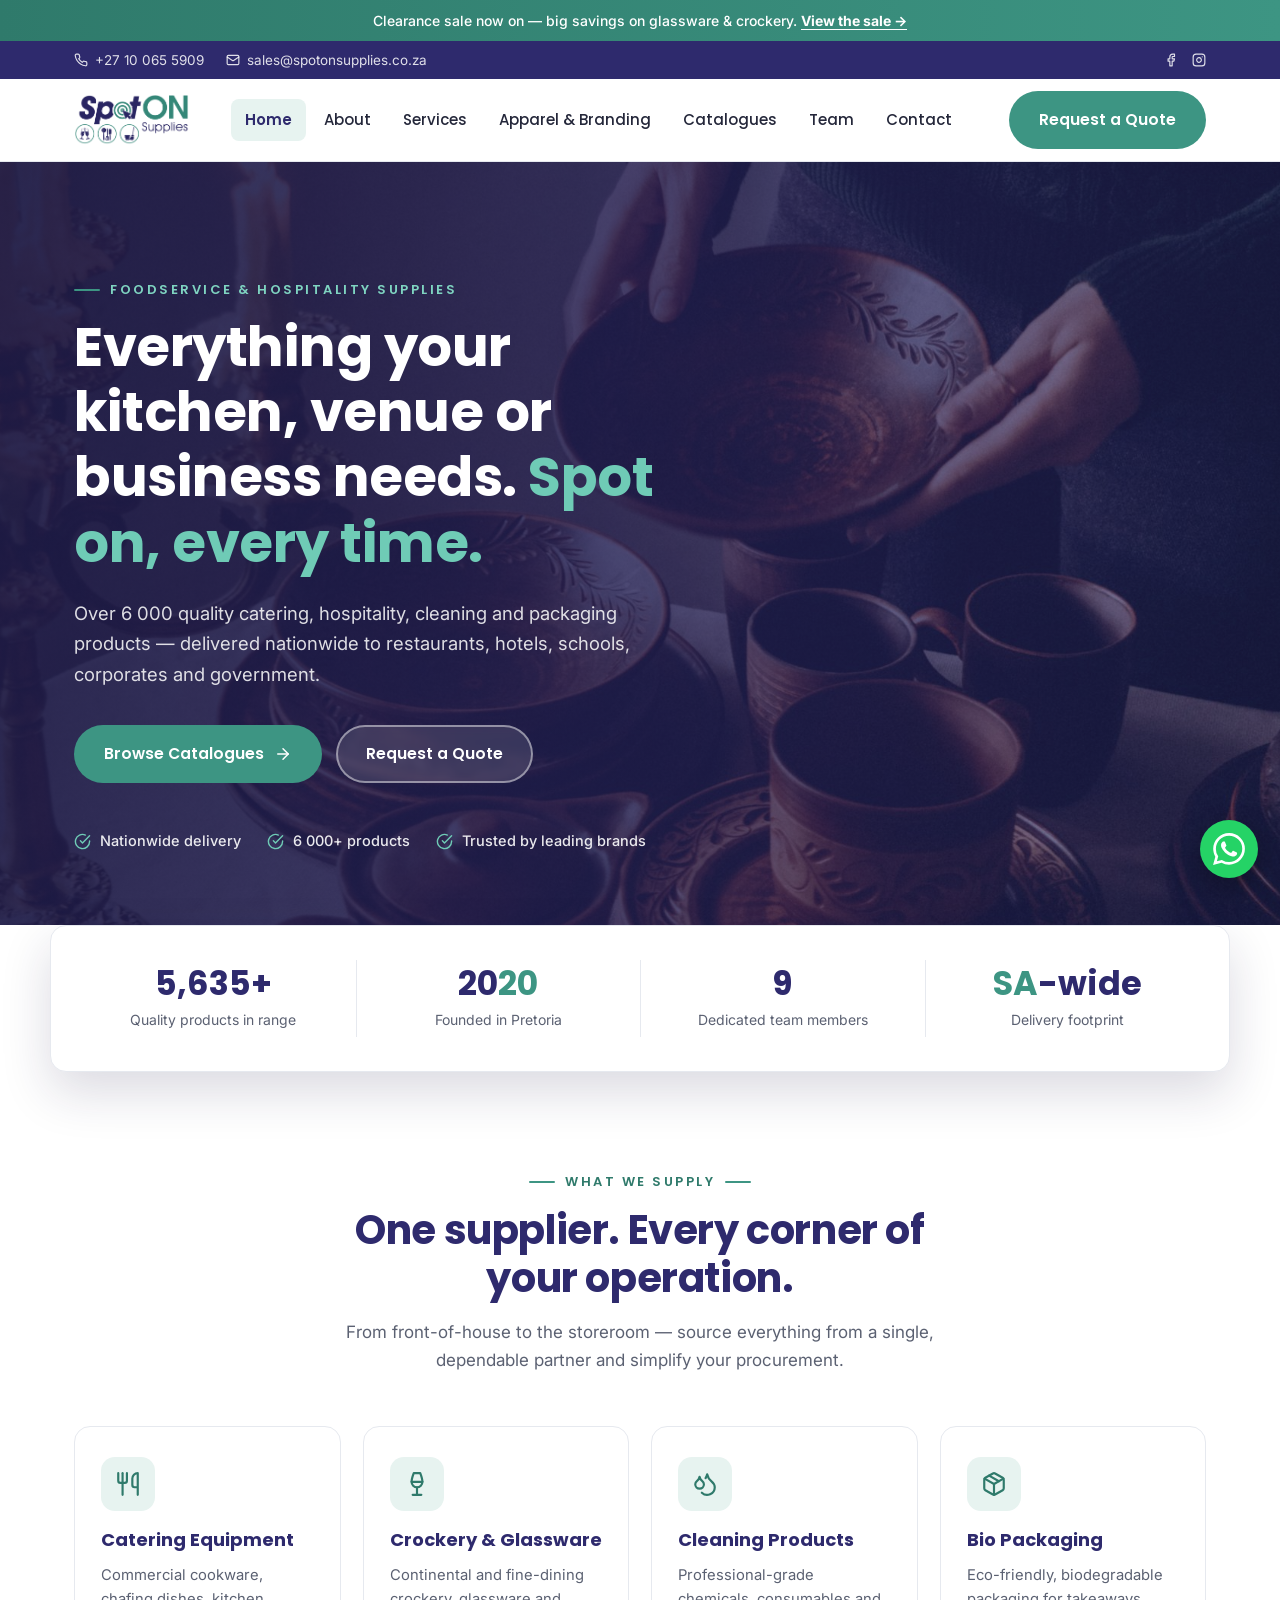
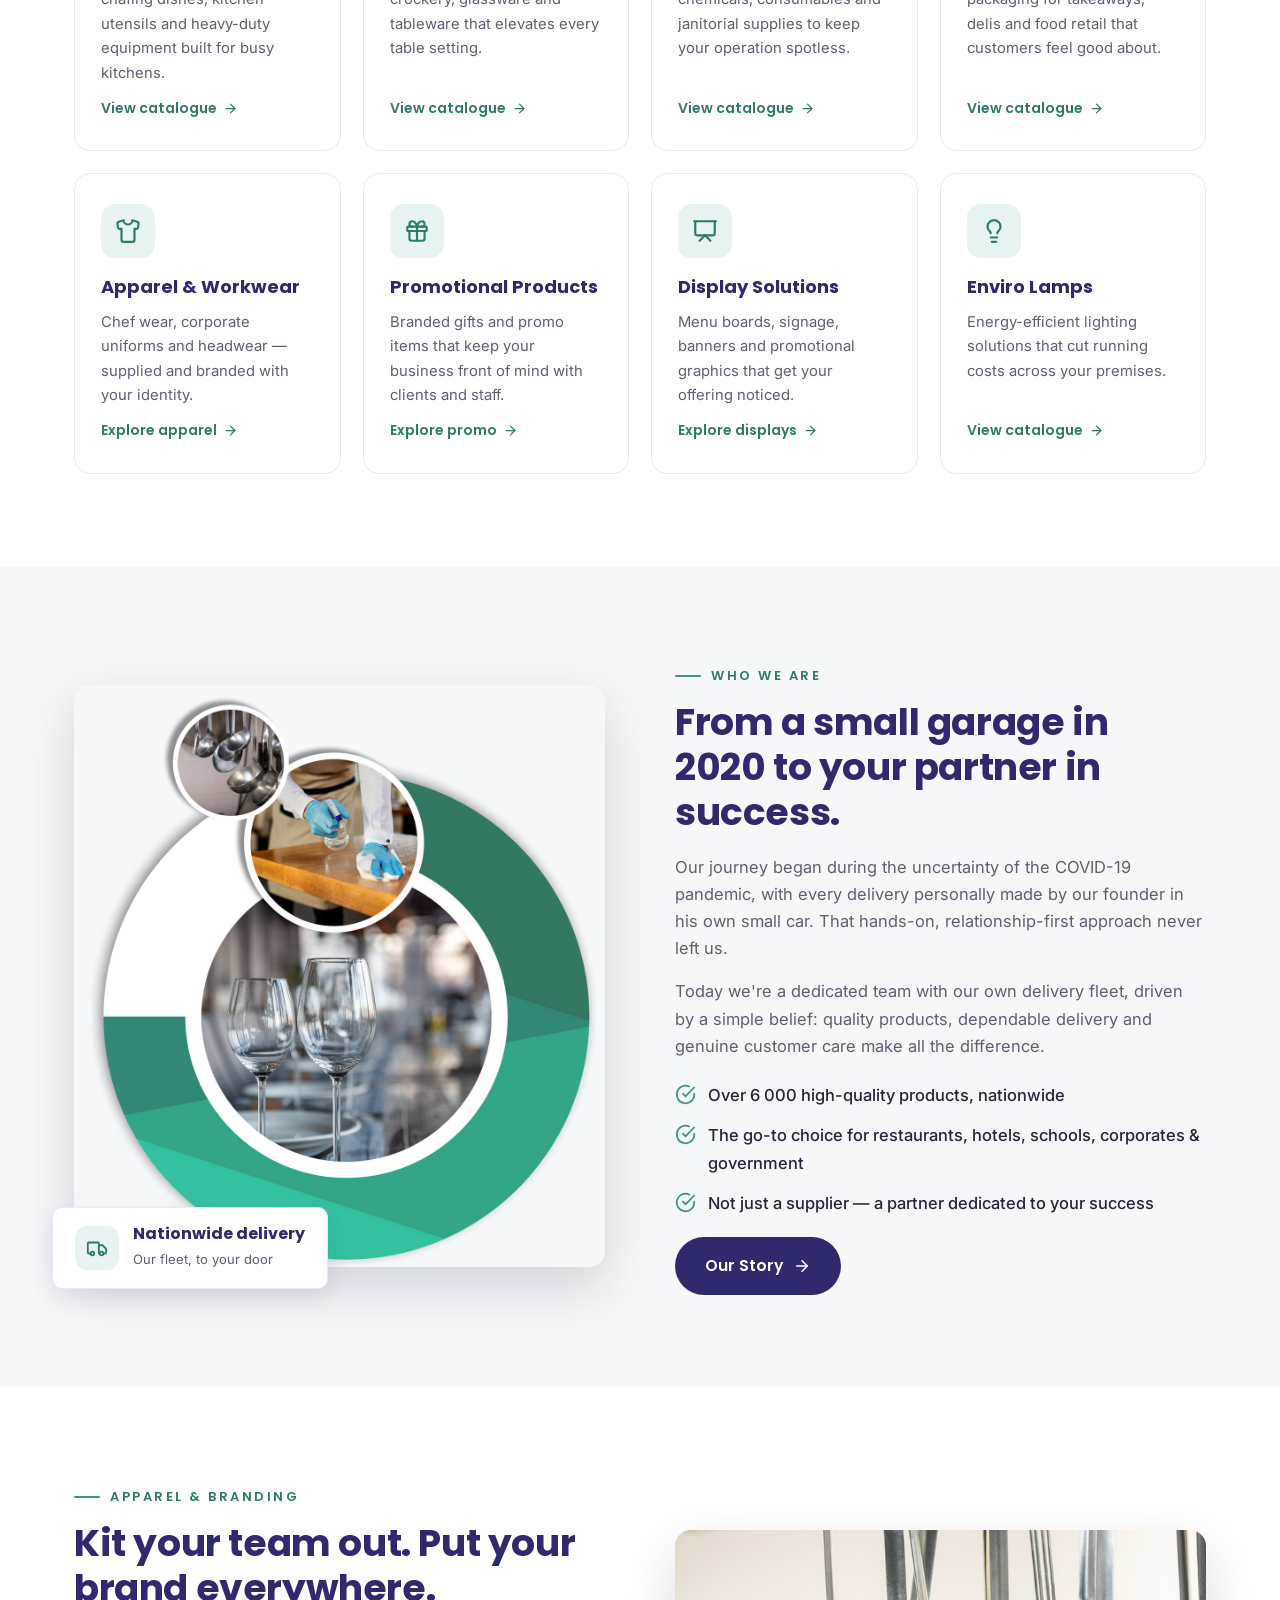
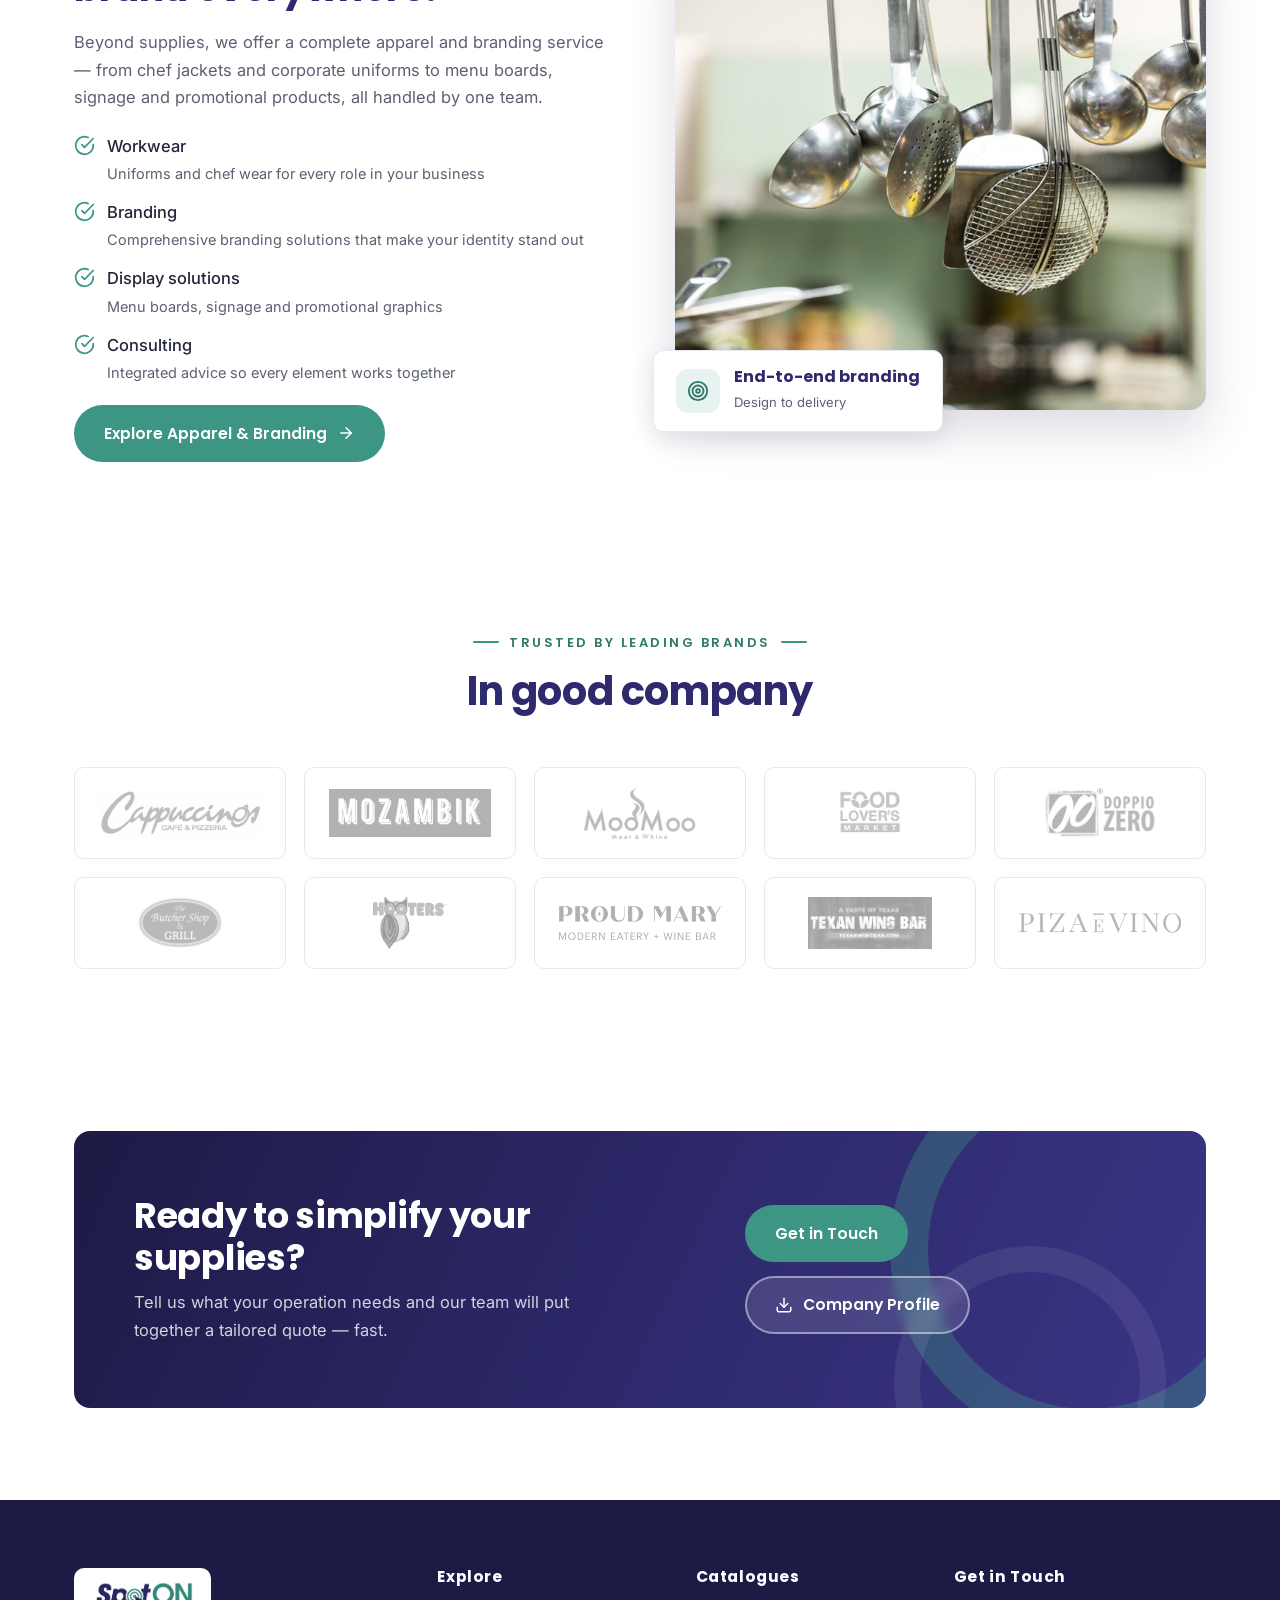
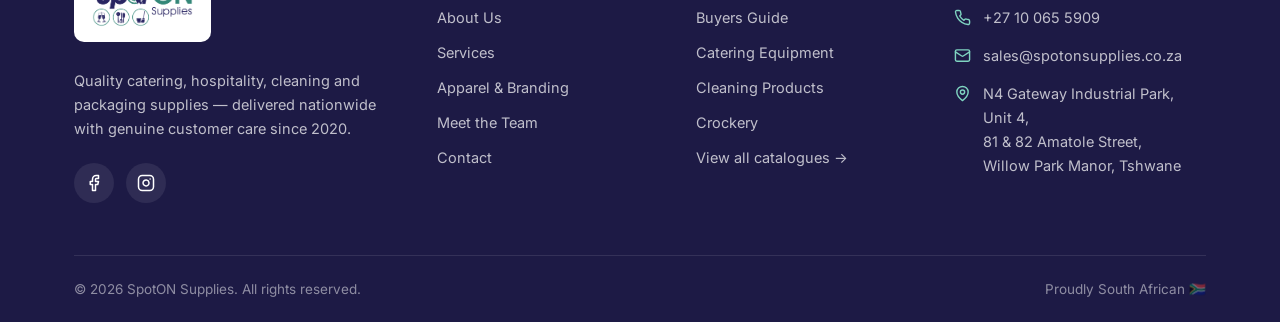
<file: index.html>
<!DOCTYPE html>
<html lang="en">
<head>
  <meta charset="UTF-8">
  <meta name="viewport" content="width=device-width, initial-scale=1.0">
  <title>SpotON Supplies | Catering Equipment, Hospitality &amp; Cleaning Supplies — Nationwide</title>
  <meta name="description" content="Over 6 000 quality catering, hospitality, cleaning and packaging products delivered nationwide. Trusted by restaurants, hotels, schools, corporates and government.">
  <link rel="icon" type="image/png" href="assets/logo.png">
  <link rel="preconnect" href="https://fonts.googleapis.com">
  <link rel="preconnect" href="https://fonts.gstatic.com" crossorigin>
  <link href="https://fonts.googleapis.com/css2?family=Poppins:wght@500;600;700&family=Inter:wght@400;500;600&display=swap" rel="stylesheet">
  <link rel="stylesheet" href="css/styles.css">
</head>
<body>

  <!-- Announcement -->
  <div class="announce">
    Clearance sale now on — big savings on glassware &amp; crockery. <a href="clearance.html">View the sale &rarr;</a>
  </div>

  <!-- Top bar -->
  <div class="topbar">
    <div class="container">
      <div class="topbar-contacts">
        <a href="tel:+27100655909">
          <svg viewBox="0 0 24 24" fill="none" stroke="currentColor" stroke-width="2" stroke-linecap="round" stroke-linejoin="round"><path d="M22 16.92v3a2 2 0 0 1-2.18 2 19.79 19.79 0 0 1-8.63-3.07 19.5 19.5 0 0 1-6-6 19.79 19.79 0 0 1-3.07-8.67A2 2 0 0 1 4.11 2h3a2 2 0 0 1 2 1.72c.13.96.36 1.9.7 2.81a2 2 0 0 1-.45 2.11L8.09 9.91a16 16 0 0 0 6 6l1.27-1.27a2 2 0 0 1 2.11-.45c.91.34 1.85.57 2.81.7A2 2 0 0 1 22 16.92z"/></svg>
          +27 10 065 5909
        </a>
        <a href="mailto:sales@spotonsupplies.co.za">
          <svg viewBox="0 0 24 24" fill="none" stroke="currentColor" stroke-width="2" stroke-linecap="round" stroke-linejoin="round"><rect x="2" y="4" width="20" height="16" rx="2"/><path d="m22 7-8.97 5.7a1.94 1.94 0 0 1-2.06 0L2 7"/></svg>
          sales@spotonsupplies.co.za
        </a>
      </div>
      <div class="topbar-social">
        <a href="https://www.facebook.com/SpotOnSuppliesZA" target="_blank" rel="noopener" aria-label="Facebook">
          <svg viewBox="0 0 24 24" fill="none" stroke="currentColor" stroke-width="2" stroke-linecap="round" stroke-linejoin="round"><path d="M18 2h-3a5 5 0 0 0-5 5v3H7v4h3v8h4v-8h3l1-4h-4V7a1 1 0 0 1 1-1h3z"/></svg>
        </a>
        <a href="https://www.instagram.com/spotonsuppliesza/" target="_blank" rel="noopener" aria-label="Instagram">
          <svg viewBox="0 0 24 24" fill="none" stroke="currentColor" stroke-width="2" stroke-linecap="round" stroke-linejoin="round"><rect x="2" y="2" width="20" height="20" rx="5"/><path d="M16 11.37A4 4 0 1 1 12.63 8 4 4 0 0 1 16 11.37z"/><line x1="17.5" y1="6.5" x2="17.51" y2="6.5"/></svg>
        </a>
      </div>
    </div>
  </div>

  <!-- Header -->
  <header class="site-header">
    <div class="container header-inner">
      <a class="brand" href="index.html"><img src="assets/logo.png" alt="SpotON Supplies logo"></a>
      <nav class="main-nav" aria-label="Main navigation">
        <a href="index.html">Home</a>
        <a href="about.html">About</a>
        <a href="services.html">Services</a>
        <a href="apparel-branding.html">Apparel &amp; Branding</a>
        <a href="catalogues.html">Catalogues</a>
        <a href="team.html">Team</a>
        <a href="contact.html">Contact</a>
      </nav>
      <div class="header-cta">
        <a class="btn btn-primary" href="contact.html">Request a Quote</a>
        <button class="nav-toggle" aria-label="Open menu" aria-expanded="false"><span></span><span></span><span></span></button>
      </div>
    </div>
  </header>

  <main>
    <!-- Hero -->
    <section class="hero">
      <div class="hero-bg hero-slide active" style="background-image:url('assets/img/hero-slide-1.jpg')"></div>
      <div class="hero-bg hero-slide" style="background-image:url('assets/img/hero-slide-2.jpg')"></div>
      <div class="hero-bg hero-slide" style="background-image:url('assets/img/hero-slide-3.jpg')"></div>
      <div class="container">
        <div class="hero-inner">
          <span class="eyebrow">Foodservice &amp; Hospitality Supplies</span>
          <h1>Everything your kitchen, venue or business needs. <span class="accent">Spot on, every time.</span></h1>
          <p class="lead">Over 6 000 quality catering, hospitality, cleaning and packaging products — delivered nationwide to restaurants, hotels, schools, corporates and government.</p>
          <div class="hero-actions">
            <a class="btn btn-primary" href="catalogues.html">
              Browse Catalogues
              <svg viewBox="0 0 24 24" fill="none" stroke="currentColor" stroke-width="2" stroke-linecap="round" stroke-linejoin="round"><line x1="5" y1="12" x2="19" y2="12"/><polyline points="12 5 19 12 12 19"/></svg>
            </a>
            <a class="btn btn-ghost-light" href="contact.html">Request a Quote</a>
          </div>
          <div class="hero-ticks">
            <span><svg viewBox="0 0 24 24" fill="none" stroke="currentColor" stroke-width="2" stroke-linecap="round" stroke-linejoin="round"><path d="M22 11.08V12a10 10 0 1 1-5.93-9.14"/><polyline points="22 4 12 14.01 9 11.01"/></svg> Nationwide delivery</span>
            <span><svg viewBox="0 0 24 24" fill="none" stroke="currentColor" stroke-width="2" stroke-linecap="round" stroke-linejoin="round"><path d="M22 11.08V12a10 10 0 1 1-5.93-9.14"/><polyline points="22 4 12 14.01 9 11.01"/></svg> 6 000+ products</span>
            <span><svg viewBox="0 0 24 24" fill="none" stroke="currentColor" stroke-width="2" stroke-linecap="round" stroke-linejoin="round"><path d="M22 11.08V12a10 10 0 1 1-5.93-9.14"/><polyline points="22 4 12 14.01 9 11.01"/></svg> Trusted by leading brands</span>
          </div>
        </div>
      </div>
    </section>

    <!-- Stats -->
    <div class="stats-band">
      <div class="container">
        <div class="stat reveal"><div class="num"><span data-count="6000" data-suffix="+">0</span></div><div class="lbl">Quality products in range</div></div>
        <div class="stat reveal d1"><div class="num">20<em>20</em></div><div class="lbl">Founded in Pretoria</div></div>
        <div class="stat reveal d2"><div class="num"><span data-count="10">0</span></div><div class="lbl">Dedicated team members</div></div>
        <div class="stat reveal d3"><div class="num"><em>SA</em>-wide</div><div class="lbl">Delivery footprint</div></div>
      </div>
    </div>

    <!-- What we supply -->
    <section class="section">
      <div class="container">
        <div class="section-head center reveal">
          <span class="eyebrow">What we supply</span>
          <h2>One supplier. Every corner of your operation.</h2>
          <p>From front-of-house to the storeroom — source everything from a single, dependable partner and simplify your procurement.</p>
        </div>
        <div class="card-grid">
          <a class="cat-card reveal" href="catalogues.html">
            <span class="icon"><svg viewBox="0 0 24 24" fill="none" stroke="currentColor" stroke-width="2" stroke-linecap="round" stroke-linejoin="round"><path d="M3 2v7c0 1.1.9 2 2 2h4a2 2 0 0 0 2-2V2"/><path d="M7 2v20"/><path d="M21 15V2a5 5 0 0 0-5 5v6c0 1.1.9 2 2 2h3Zm0 0v7"/></svg></span>
            <h3>Catering Equipment</h3>
            <p>Commercial cookware, chafing dishes, kitchen utensils and heavy-duty equipment built for busy kitchens.</p>
            <span class="card-link">View catalogue <svg viewBox="0 0 24 24" fill="none" stroke="currentColor" stroke-width="2" stroke-linecap="round" stroke-linejoin="round"><line x1="5" y1="12" x2="19" y2="12"/><polyline points="12 5 19 12 12 19"/></svg></span>
          </a>
          <a class="cat-card reveal d1" href="catalogues.html">
            <span class="icon"><svg viewBox="0 0 24 24" fill="none" stroke="currentColor" stroke-width="2" stroke-linecap="round" stroke-linejoin="round"><path d="M8 22h8"/><path d="M7 10h10"/><path d="M12 15v7"/><path d="M12 15a5 5 0 0 0 5-5c0-2-.5-4-2-8H9c-1.5 4-2 6-2 8a5 5 0 0 0 5 5Z"/></svg></span>
            <h3>Crockery &amp; Glassware</h3>
            <p>Continental and fine-dining crockery, glassware and tableware that elevates every table setting.</p>
            <span class="card-link">View catalogue <svg viewBox="0 0 24 24" fill="none" stroke="currentColor" stroke-width="2" stroke-linecap="round" stroke-linejoin="round"><line x1="5" y1="12" x2="19" y2="12"/><polyline points="12 5 19 12 12 19"/></svg></span>
          </a>
          <a class="cat-card reveal d2" href="catalogues.html">
            <span class="icon"><svg viewBox="0 0 24 24" fill="none" stroke="currentColor" stroke-width="2" stroke-linecap="round" stroke-linejoin="round"><path d="M7 16.3c2.2 0 4-1.83 4-4.05 0-1.16-.57-2.26-1.71-3.19S7.29 6.75 7 5.3c-.29 1.45-1.14 2.84-2.29 3.76S3 11.1 3 12.25c0 2.22 1.8 4.05 4 4.05z"/><path d="M12.56 6.6A10.97 10.97 0 0 0 14 3.02c.5 2.5 2 4.9 4 6.5s3 3.5 3 5.5a6.98 6.98 0 0 1-11.91 4.97"/></svg></span>
            <h3>Cleaning Products</h3>
            <p>Professional-grade chemicals, consumables and janitorial supplies to keep your operation spotless.</p>
            <span class="card-link">View catalogue <svg viewBox="0 0 24 24" fill="none" stroke="currentColor" stroke-width="2" stroke-linecap="round" stroke-linejoin="round"><line x1="5" y1="12" x2="19" y2="12"/><polyline points="12 5 19 12 12 19"/></svg></span>
          </a>
          <a class="cat-card reveal d3" href="catalogues.html">
            <span class="icon"><svg viewBox="0 0 24 24" fill="none" stroke="currentColor" stroke-width="2" stroke-linecap="round" stroke-linejoin="round"><path d="m7.5 4.27 9 5.15"/><path d="M21 8a2 2 0 0 0-1-1.73l-7-4a2 2 0 0 0-2 0l-7 4A2 2 0 0 0 3 8v8a2 2 0 0 0 1 1.73l7 4a2 2 0 0 0 2 0l7-4A2 2 0 0 0 21 16Z"/><path d="m3.3 7 8.7 5 8.7-5"/><path d="M12 22V12"/></svg></span>
            <h3>Bio Packaging</h3>
            <p>Eco-friendly, biodegradable packaging for takeaways, delis and food retail that customers feel good about.</p>
            <span class="card-link">View catalogue <svg viewBox="0 0 24 24" fill="none" stroke="currentColor" stroke-width="2" stroke-linecap="round" stroke-linejoin="round"><line x1="5" y1="12" x2="19" y2="12"/><polyline points="12 5 19 12 12 19"/></svg></span>
          </a>
          <a class="cat-card reveal" href="apparel-branding.html">
            <span class="icon"><svg viewBox="0 0 24 24" fill="none" stroke="currentColor" stroke-width="2" stroke-linecap="round" stroke-linejoin="round"><path d="M20.38 3.46 16 2a4 4 0 0 1-8 0L3.62 3.46a2 2 0 0 0-1.34 2.23l.58 3.47a1 1 0 0 0 .99.84H6v10c0 1.1.9 2 2 2h8a2 2 0 0 0 2-2V10h2.15a1 1 0 0 0 .99-.84l.58-3.47a2 2 0 0 0-1.34-2.23z"/></svg></span>
            <h3>Apparel &amp; Workwear</h3>
            <p>Chef wear, corporate uniforms and headwear — supplied and branded with your identity.</p>
            <span class="card-link">Explore apparel <svg viewBox="0 0 24 24" fill="none" stroke="currentColor" stroke-width="2" stroke-linecap="round" stroke-linejoin="round"><line x1="5" y1="12" x2="19" y2="12"/><polyline points="12 5 19 12 12 19"/></svg></span>
          </a>
          <a class="cat-card reveal d1" href="apparel-branding.html">
            <span class="icon"><svg viewBox="0 0 24 24" fill="none" stroke="currentColor" stroke-width="2" stroke-linecap="round" stroke-linejoin="round"><rect x="3" y="8" width="18" height="4" rx="1"/><path d="M12 8v13"/><path d="M19 12v7a2 2 0 0 1-2 2H7a2 2 0 0 1-2-2v-7"/><path d="M7.5 8a2.5 2.5 0 0 1 0-5A4.8 8 0 0 1 12 8a4.8 8 0 0 1 4.5-5 2.5 2.5 0 0 1 0 5"/></svg></span>
            <h3>Promotional Products</h3>
            <p>Branded gifts and promo items that keep your business front of mind with clients and staff.</p>
            <span class="card-link">Explore promo <svg viewBox="0 0 24 24" fill="none" stroke="currentColor" stroke-width="2" stroke-linecap="round" stroke-linejoin="round"><line x1="5" y1="12" x2="19" y2="12"/><polyline points="12 5 19 12 12 19"/></svg></span>
          </a>
          <a class="cat-card reveal d2" href="apparel-branding.html">
            <span class="icon"><svg viewBox="0 0 24 24" fill="none" stroke="currentColor" stroke-width="2" stroke-linecap="round" stroke-linejoin="round"><path d="M2 3h20"/><path d="M21 3v11a2 2 0 0 1-2 2H5a2 2 0 0 1-2-2V3"/><path d="m7 21 5-5 5 5"/></svg></span>
            <h3>Display Solutions</h3>
            <p>Menu boards, signage, banners and promotional graphics that get your offering noticed.</p>
            <span class="card-link">Explore displays <svg viewBox="0 0 24 24" fill="none" stroke="currentColor" stroke-width="2" stroke-linecap="round" stroke-linejoin="round"><line x1="5" y1="12" x2="19" y2="12"/><polyline points="12 5 19 12 12 19"/></svg></span>
          </a>
          <a class="cat-card reveal d3" href="catalogues.html">
            <span class="icon"><svg viewBox="0 0 24 24" fill="none" stroke="currentColor" stroke-width="2" stroke-linecap="round" stroke-linejoin="round"><path d="M15 14c.2-1 .7-1.7 1.5-2.5 1-.9 1.5-2.2 1.5-3.5A6 6 0 0 0 6 8c0 1.3.5 2.6 1.5 3.5.8.8 1.3 1.5 1.5 2.5"/><path d="M9 18h6"/><path d="M10 22h4"/></svg></span>
            <h3>Enviro Lamps</h3>
            <p>Energy-efficient lighting solutions that cut running costs across your premises.</p>
            <span class="card-link">View catalogue <svg viewBox="0 0 24 24" fill="none" stroke="currentColor" stroke-width="2" stroke-linecap="round" stroke-linejoin="round"><line x1="5" y1="12" x2="19" y2="12"/><polyline points="12 5 19 12 12 19"/></svg></span>
          </a>
        </div>
      </div>
    </section>

    <!-- About preview -->
    <section class="section tint">
      <div class="container split">
        <div class="split-media reveal">
          <img src="assets/img/home-graphic.png" alt="SpotON Supplies — catering equipment, cleaning and glassware">
          <div class="float-chip">
            <span class="icon"><svg viewBox="0 0 24 24" fill="none" stroke="currentColor" stroke-width="2" stroke-linecap="round" stroke-linejoin="round"><path d="M5 18H3c-.6 0-1-.4-1-1V7c0-.6.4-1 1-1h10c.6 0 1 .4 1 1v11"/><path d="M14 9h4l4 4v4c0 .6-.4 1-1 1h-2"/><circle cx="7" cy="18" r="2"/><circle cx="17" cy="18" r="2"/></svg></span>
            <div><strong>Nationwide delivery</strong><span>Our fleet, to your door</span></div>
          </div>
        </div>
        <div class="split-copy reveal d1">
          <span class="eyebrow">Who we are</span>
          <h2>From a small garage in 2020 to your partner in success.</h2>
          <p>Our journey began during the uncertainty of the COVID-19 pandemic, with every delivery personally made by our founder in his own small car. That hands-on, relationship-first approach never left us.</p>
          <p>Today we're a dedicated team with our own delivery fleet, driven by a simple belief: quality products, dependable delivery and genuine customer care make all the difference.</p>
          <ul class="check-list">
            <li><svg viewBox="0 0 24 24" fill="none" stroke="currentColor" stroke-width="2" stroke-linecap="round" stroke-linejoin="round"><path d="M22 11.08V12a10 10 0 1 1-5.93-9.14"/><polyline points="22 4 12 14.01 9 11.01"/></svg><span>Over 6 000 high-quality products, nationwide</span></li>
            <li><svg viewBox="0 0 24 24" fill="none" stroke="currentColor" stroke-width="2" stroke-linecap="round" stroke-linejoin="round"><path d="M22 11.08V12a10 10 0 1 1-5.93-9.14"/><polyline points="22 4 12 14.01 9 11.01"/></svg><span>The go-to choice for restaurants, hotels, schools, corporates &amp; government</span></li>
            <li><svg viewBox="0 0 24 24" fill="none" stroke="currentColor" stroke-width="2" stroke-linecap="round" stroke-linejoin="round"><path d="M22 11.08V12a10 10 0 1 1-5.93-9.14"/><polyline points="22 4 12 14.01 9 11.01"/></svg><span>Not just a supplier — a partner dedicated to your success</span></li>
          </ul>
          <a class="btn btn-navy" href="about.html">Our Story
            <svg viewBox="0 0 24 24" fill="none" stroke="currentColor" stroke-width="2" stroke-linecap="round" stroke-linejoin="round"><line x1="5" y1="12" x2="19" y2="12"/><polyline points="12 5 19 12 12 19"/></svg>
          </a>
        </div>
      </div>
    </section>

    <!-- Apparel & branding highlight -->
    <section class="section">
      <div class="container split reverse">
        <div class="split-media reveal d1">
          <img src="assets/img/hero-1.jpg" alt="Professional kitchen utensils" style="max-height:480px">
          <div class="float-chip">
            <span class="icon"><svg viewBox="0 0 24 24" fill="none" stroke="currentColor" stroke-width="2" stroke-linecap="round" stroke-linejoin="round"><circle cx="12" cy="12" r="10"/><circle cx="12" cy="12" r="6"/><circle cx="12" cy="12" r="2"/></svg></span>
            <div><strong>End-to-end branding</strong><span>Design to delivery</span></div>
          </div>
        </div>
        <div class="split-copy reveal">
          <span class="eyebrow">Apparel &amp; Branding</span>
          <h2>Kit your team out. Put your brand everywhere.</h2>
          <p>Beyond supplies, we offer a complete apparel and branding service — from chef jackets and corporate uniforms to menu boards, signage and promotional products, all handled by one team.</p>
          <ul class="check-list">
            <li><svg viewBox="0 0 24 24" fill="none" stroke="currentColor" stroke-width="2" stroke-linecap="round" stroke-linejoin="round"><path d="M22 11.08V12a10 10 0 1 1-5.93-9.14"/><polyline points="22 4 12 14.01 9 11.01"/></svg><span>Workwear <small>Uniforms and chef wear for every role in your business</small></span></li>
            <li><svg viewBox="0 0 24 24" fill="none" stroke="currentColor" stroke-width="2" stroke-linecap="round" stroke-linejoin="round"><path d="M22 11.08V12a10 10 0 1 1-5.93-9.14"/><polyline points="22 4 12 14.01 9 11.01"/></svg><span>Branding <small>Comprehensive branding solutions that make your identity stand out</small></span></li>
            <li><svg viewBox="0 0 24 24" fill="none" stroke="currentColor" stroke-width="2" stroke-linecap="round" stroke-linejoin="round"><path d="M22 11.08V12a10 10 0 1 1-5.93-9.14"/><polyline points="22 4 12 14.01 9 11.01"/></svg><span>Display solutions <small>Menu boards, signage and promotional graphics</small></span></li>
            <li><svg viewBox="0 0 24 24" fill="none" stroke="currentColor" stroke-width="2" stroke-linecap="round" stroke-linejoin="round"><path d="M22 11.08V12a10 10 0 1 1-5.93-9.14"/><polyline points="22 4 12 14.01 9 11.01"/></svg><span>Consulting <small>Integrated advice so every element works together</small></span></li>
          </ul>
          <a class="btn btn-primary" href="apparel-branding.html">Explore Apparel &amp; Branding
            <svg viewBox="0 0 24 24" fill="none" stroke="currentColor" stroke-width="2" stroke-linecap="round" stroke-linejoin="round"><line x1="5" y1="12" x2="19" y2="12"/><polyline points="12 5 19 12 12 19"/></svg>
          </a>
        </div>
      </div>
    </section>

    <!-- Clients -->
    <section class="clients-strip tint">
      <div class="container">
        <div class="section-head center reveal">
          <span class="eyebrow">Trusted by leading brands</span>
          <h2>In good company</h2>
        </div>
        <div class="clients-grid reveal">
          <div class="client-logo"><img src="assets/clients/cappuccinos.jpg" alt="Cappuccinos" loading="lazy"></div>
          <div class="client-logo"><img src="assets/clients/mozambik.jpg" alt="Mozambik" loading="lazy"></div>
          <div class="client-logo"><img src="assets/clients/moomoo.png" alt="Moo Moo" loading="lazy"></div>
          <div class="client-logo"><img src="assets/clients/foodlovers.jpg" alt="Food Lover's Market" loading="lazy"></div>
          <div class="client-logo"><img src="assets/clients/doppiozero.jpg" alt="Doppio Zero" loading="lazy"></div>
          <div class="client-logo"><img src="assets/clients/butchershop.jpg" alt="The Butcher Shop Grill" loading="lazy"></div>
          <div class="client-logo"><img src="assets/clients/hooters.png" alt="Hooters" loading="lazy"></div>
          <div class="client-logo"><img src="assets/clients/proudmary.png" alt="Proud Mary" loading="lazy"></div>
          <div class="client-logo"><img src="assets/clients/texanwingbar.jpg" alt="Texan Wing Bar" loading="lazy"></div>
          <div class="client-logo"><img src="assets/clients/elara.png" alt="Elara" loading="lazy"></div>
        </div>
      </div>
    </section>

    <!-- CTA -->
    <section class="section">
      <div class="container">
        <div class="cta-band reveal">
          <div>
            <h2>Ready to simplify your supplies?</h2>
            <p>Tell us what your operation needs and our team will put together a tailored quote — fast.</p>
          </div>
          <div class="actions">
            <a class="btn btn-primary" href="contact.html">Get in Touch</a>
            <a class="btn btn-ghost-light" href="https://www.spotonsupplies.co.za/_files/ugd/a761e2_e5c71850fe9f4452b3bd1db92864e31a.pdf" target="_blank" rel="noopener">
              <svg viewBox="0 0 24 24" fill="none" stroke="currentColor" stroke-width="2" stroke-linecap="round" stroke-linejoin="round"><path d="M21 15v4a2 2 0 0 1-2 2H5a2 2 0 0 1-2-2v-4"/><polyline points="7 10 12 15 17 10"/><line x1="12" y1="15" x2="12" y2="3"/></svg>
              Company Profile
            </a>
          </div>
        </div>
      </div>
    </section>
  </main>

  <!-- Footer -->
  <footer class="site-footer">
    <div class="container">
      <div class="footer-main">
        <div class="footer-brand">
          <div class="logo-chip"><img src="assets/logo.png" alt="SpotON Supplies logo"></div>
          <p>Quality catering, hospitality, cleaning and packaging supplies — delivered nationwide with genuine customer care since 2020.</p>
          <div class="footer-social">
            <a href="https://www.facebook.com/SpotOnSuppliesZA" target="_blank" rel="noopener" aria-label="Facebook">
              <svg viewBox="0 0 24 24" fill="none" stroke="currentColor" stroke-width="2" stroke-linecap="round" stroke-linejoin="round"><path d="M18 2h-3a5 5 0 0 0-5 5v3H7v4h3v8h4v-8h3l1-4h-4V7a1 1 0 0 1 1-1h3z"/></svg>
            </a>
            <a href="https://www.instagram.com/spotonsuppliesza/" target="_blank" rel="noopener" aria-label="Instagram">
              <svg viewBox="0 0 24 24" fill="none" stroke="currentColor" stroke-width="2" stroke-linecap="round" stroke-linejoin="round"><rect x="2" y="2" width="20" height="20" rx="5"/><path d="M16 11.37A4 4 0 1 1 12.63 8 4 4 0 0 1 16 11.37z"/><line x1="17.5" y1="6.5" x2="17.51" y2="6.5"/></svg>
            </a>
          </div>
        </div>
        <div>
          <h4>Explore</h4>
          <ul class="footer-links">
            <li><a href="about.html">About Us</a></li>
            <li><a href="services.html">Services</a></li>
            <li><a href="apparel-branding.html">Apparel &amp; Branding</a></li>
            <li><a href="team.html">Meet the Team</a></li>
            <li><a href="contact.html">Contact</a></li>
          </ul>
        </div>
        <div>
          <h4>Catalogues</h4>
          <ul class="footer-links">
            <li><a href="catalogues.html">Buyers Guide</a></li>
            <li><a href="catalogues.html">Catering Equipment</a></li>
            <li><a href="catalogues.html">Cleaning Products</a></li>
            <li><a href="catalogues.html">Crockery</a></li>
            <li><a href="catalogues.html">View all catalogues &rarr;</a></li>
          </ul>
        </div>
        <div>
          <h4>Get in Touch</h4>
          <ul class="footer-contact">
            <li>
              <svg viewBox="0 0 24 24" fill="none" stroke="currentColor" stroke-width="2" stroke-linecap="round" stroke-linejoin="round"><path d="M22 16.92v3a2 2 0 0 1-2.18 2 19.79 19.79 0 0 1-8.63-3.07 19.5 19.5 0 0 1-6-6 19.79 19.79 0 0 1-3.07-8.67A2 2 0 0 1 4.11 2h3a2 2 0 0 1 2 1.72c.13.96.36 1.9.7 2.81a2 2 0 0 1-.45 2.11L8.09 9.91a16 16 0 0 0 6 6l1.27-1.27a2 2 0 0 1 2.11-.45c.91.34 1.85.57 2.81.7A2 2 0 0 1 22 16.92z"/></svg>
              <a href="tel:+27100655909">+27 10 065 5909</a>
            </li>
            <li>
              <svg viewBox="0 0 24 24" fill="none" stroke="currentColor" stroke-width="2" stroke-linecap="round" stroke-linejoin="round"><rect x="2" y="4" width="20" height="16" rx="2"/><path d="m22 7-8.97 5.7a1.94 1.94 0 0 1-2.06 0L2 7"/></svg>
              <a href="mailto:sales@spotonsupplies.co.za">sales@spotonsupplies.co.za</a>
            </li>
            <li>
              <svg viewBox="0 0 24 24" fill="none" stroke="currentColor" stroke-width="2" stroke-linecap="round" stroke-linejoin="round"><path d="M20 10c0 6-8 12-8 12s-8-6-8-12a8 8 0 0 1 16 0Z"/><circle cx="12" cy="10" r="3"/></svg>
              <span>N4 Gateway Industrial Park, Unit 4,<br>81 &amp; 82 Amatole Street,<br>Willow Park Manor, Tshwane</span>
            </li>
          </ul>
        </div>
      </div>
      <div class="footer-bottom">
        <span>&copy; 2026 SpotON Supplies. All rights reserved.</span>
        <span>Proudly South African 🇿🇦</span>
      </div>
    </div>
  </footer>

  <a class="wa-float" href="https://wa.me/27683971914?text=Hi%20SpotON%20Supplies!%20I%20have%20an%20enquiry." target="_blank" rel="noopener" aria-label="Chat with us on WhatsApp">
    <svg viewBox="0 0 24 24" fill="currentColor"><path d="M17.472 14.382c-.297-.149-1.758-.867-2.03-.967-.273-.099-.471-.148-.67.15-.197.297-.767.966-.94 1.164-.173.199-.347.223-.644.075-.297-.15-1.255-.463-2.39-1.475-.883-.788-1.48-1.761-1.653-2.059-.173-.297-.018-.458.13-.606.134-.133.297-.347.446-.52.149-.174.198-.298.297-.497.1-.198.05-.371-.025-.52-.075-.149-.669-1.612-.916-2.207-.242-.579-.487-.5-.669-.51-.173-.008-.371-.01-.57-.01-.198 0-.52.074-.792.372-.272.297-1.04 1.016-1.04 2.479 0 1.462 1.065 2.875 1.213 3.074.149.198 2.096 3.2 5.077 4.487.709.306 1.262.489 1.694.625.712.227 1.36.195 1.871.118.571-.085 1.758-.719 2.006-1.413.248-.694.248-1.289.173-1.413-.074-.124-.272-.198-.57-.347m-5.421 7.403h-.004a9.87 9.87 0 0 1-5.031-1.378l-.361-.214-3.741.982.998-3.648-.235-.374a9.86 9.86 0 0 1-1.51-5.26c.001-5.45 4.436-9.884 9.888-9.884 2.64 0 5.122 1.03 6.988 2.898a9.825 9.825 0 0 1 2.893 6.994c-.003 5.45-4.437 9.884-9.885 9.884m8.413-18.297A11.815 11.815 0 0 0 12.05 0C5.495 0 .16 5.335.157 11.892c0 2.096.547 4.142 1.588 5.945L.057 24l6.305-1.654a11.882 11.882 0 0 0 5.683 1.448h.005c6.554 0 11.89-5.335 11.893-11.893a11.821 11.821 0 0 0-3.48-8.413Z"/></svg>
  </a>

  <script src="js/main.js"></script>
</body>
</html>
</file>
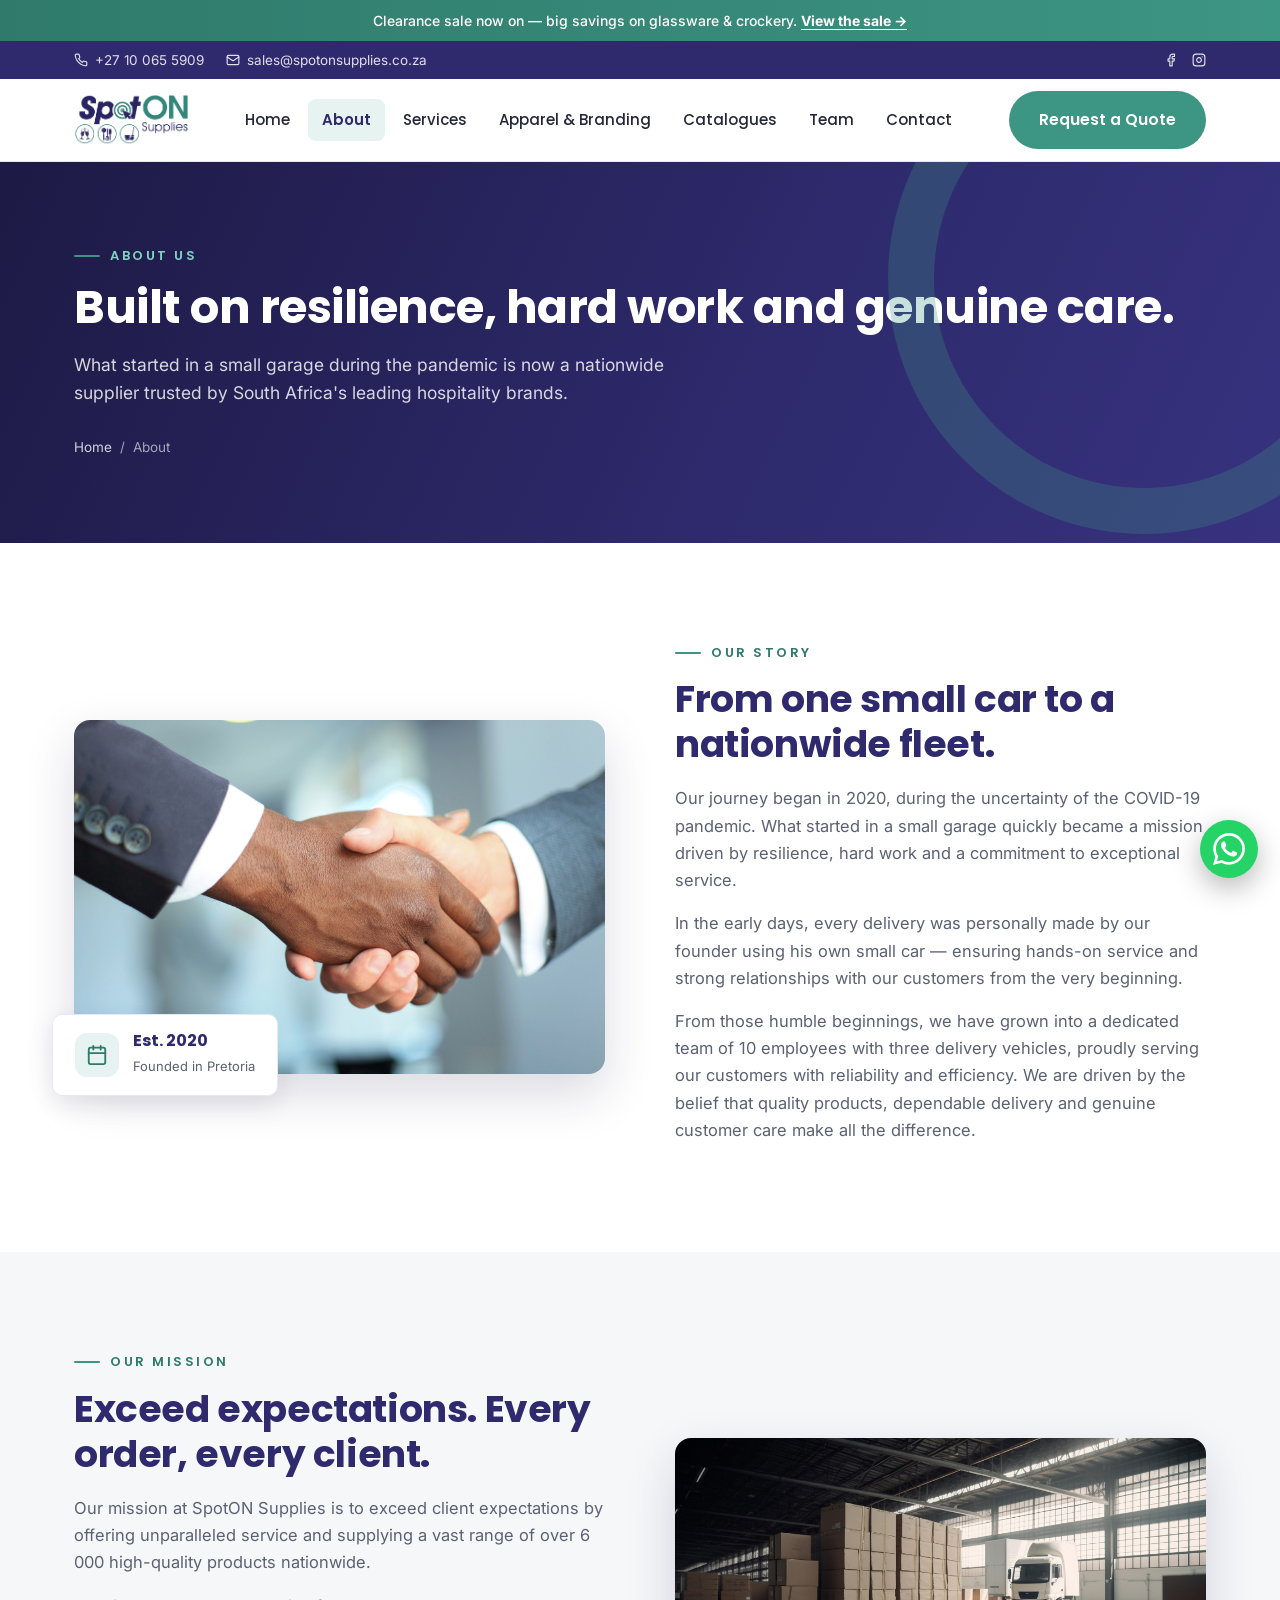
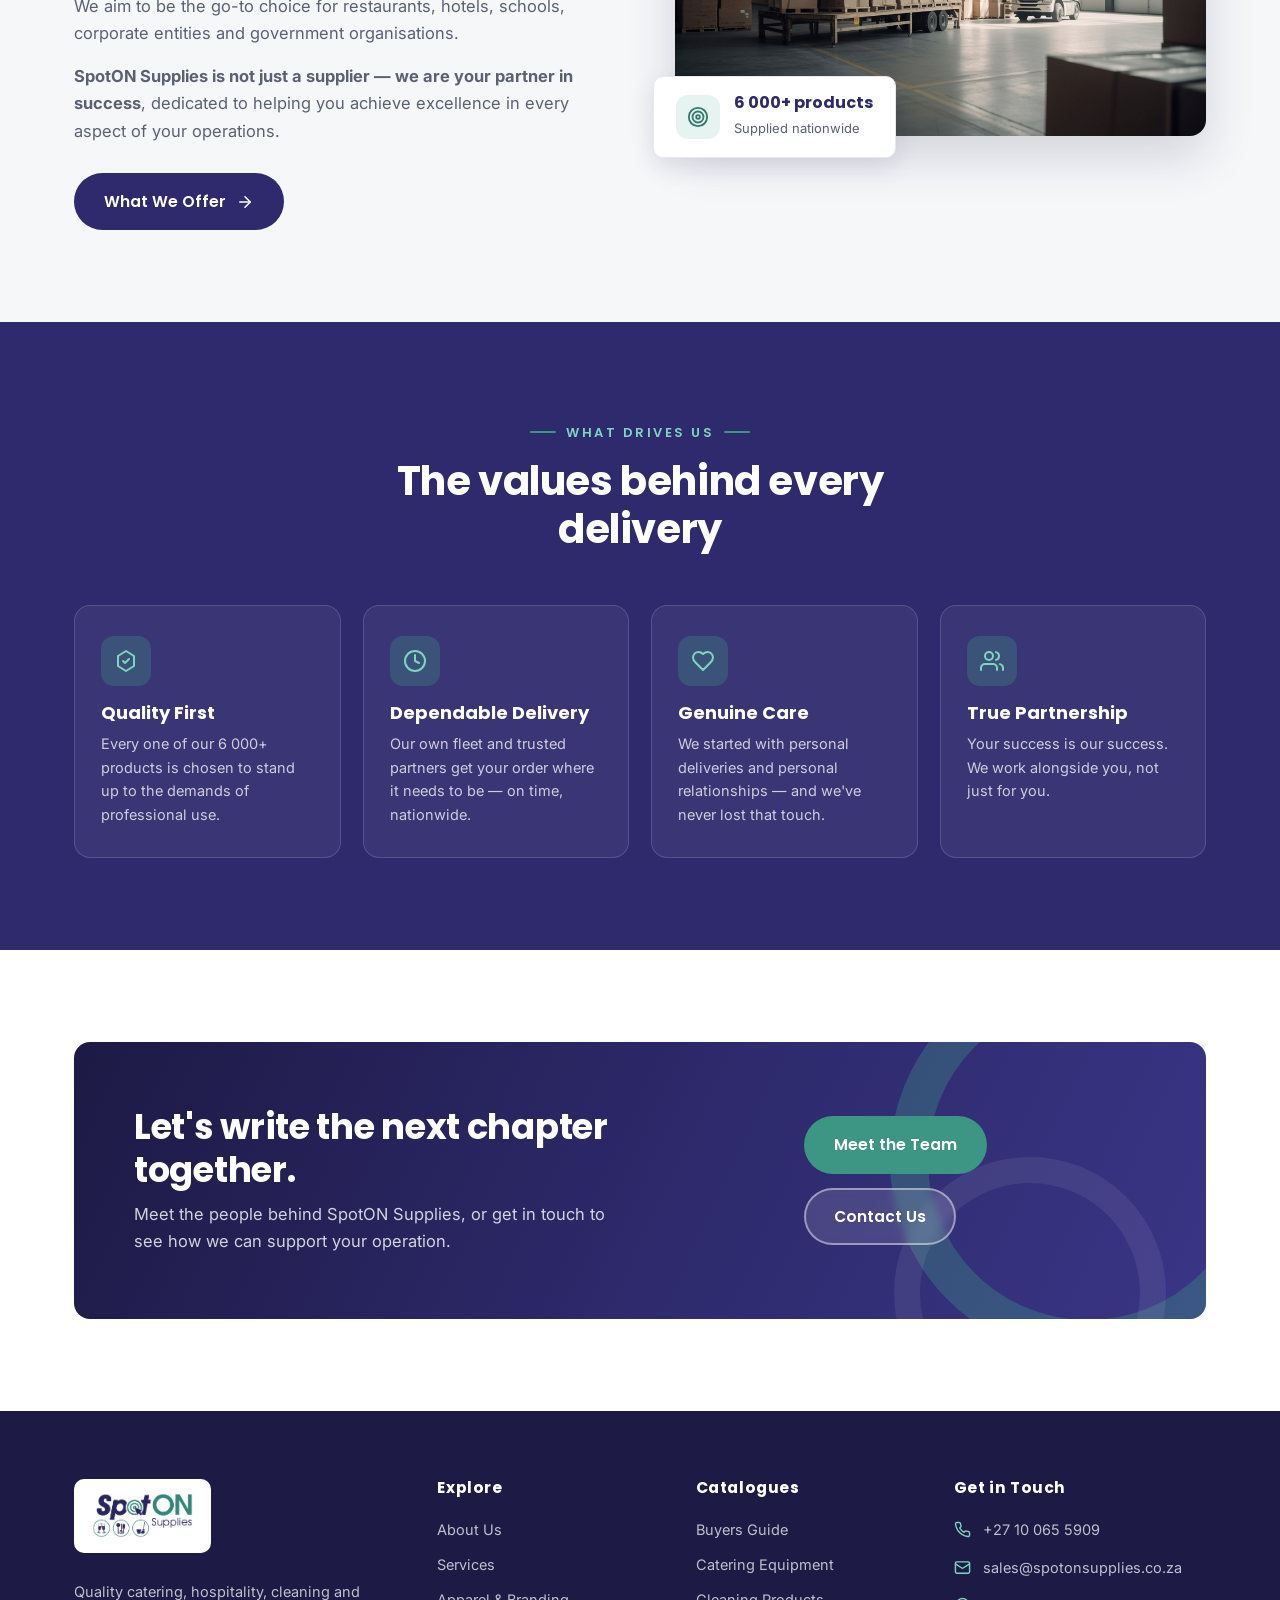
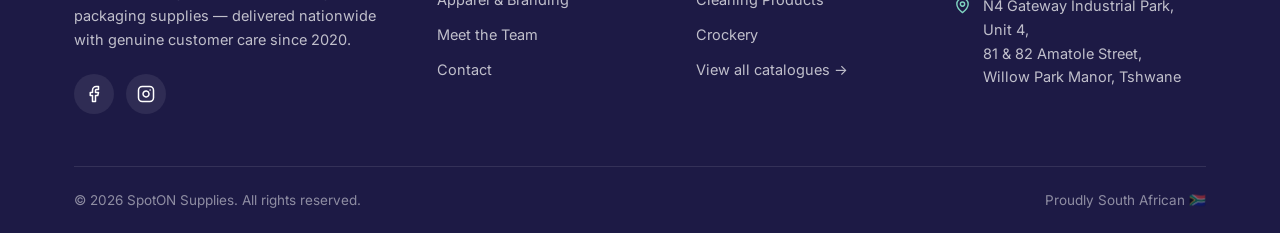
<file: about.html>
<!DOCTYPE html>
<html lang="en">
<head>
  <meta charset="UTF-8">
  <meta name="viewport" content="width=device-width, initial-scale=1.0">
  <title>About Us | SpotON Supplies</title>
  <meta name="description" content="From a small garage in 2020 to a nationwide supplier of over 6 000 catering, hospitality and cleaning products. This is the SpotON Supplies story.">
  <link rel="icon" type="image/png" href="assets/logo.png">
  <link rel="preconnect" href="https://fonts.googleapis.com">
  <link rel="preconnect" href="https://fonts.gstatic.com" crossorigin>
  <link href="https://fonts.googleapis.com/css2?family=Poppins:wght@500;600;700&family=Inter:wght@400;500;600&display=swap" rel="stylesheet">
  <link rel="stylesheet" href="css/styles.css">
</head>
<body>

  <div class="announce">
    Clearance sale now on — big savings on glassware &amp; crockery. <a href="clearance.html">View the sale &rarr;</a>
  </div>

  <div class="topbar">
    <div class="container">
      <div class="topbar-contacts">
        <a href="tel:+27100655909">
          <svg viewBox="0 0 24 24" fill="none" stroke="currentColor" stroke-width="2" stroke-linecap="round" stroke-linejoin="round"><path d="M22 16.92v3a2 2 0 0 1-2.18 2 19.79 19.79 0 0 1-8.63-3.07 19.5 19.5 0 0 1-6-6 19.79 19.79 0 0 1-3.07-8.67A2 2 0 0 1 4.11 2h3a2 2 0 0 1 2 1.72c.13.96.36 1.9.7 2.81a2 2 0 0 1-.45 2.11L8.09 9.91a16 16 0 0 0 6 6l1.27-1.27a2 2 0 0 1 2.11-.45c.91.34 1.85.57 2.81.7A2 2 0 0 1 22 16.92z"/></svg>
          +27 10 065 5909
        </a>
        <a href="mailto:sales@spotonsupplies.co.za">
          <svg viewBox="0 0 24 24" fill="none" stroke="currentColor" stroke-width="2" stroke-linecap="round" stroke-linejoin="round"><rect x="2" y="4" width="20" height="16" rx="2"/><path d="m22 7-8.97 5.7a1.94 1.94 0 0 1-2.06 0L2 7"/></svg>
          sales@spotonsupplies.co.za
        </a>
      </div>
      <div class="topbar-social">
        <a href="https://www.facebook.com/SpotOnSuppliesZA" target="_blank" rel="noopener" aria-label="Facebook">
          <svg viewBox="0 0 24 24" fill="none" stroke="currentColor" stroke-width="2" stroke-linecap="round" stroke-linejoin="round"><path d="M18 2h-3a5 5 0 0 0-5 5v3H7v4h3v8h4v-8h3l1-4h-4V7a1 1 0 0 1 1-1h3z"/></svg>
        </a>
        <a href="https://www.instagram.com/spotonsuppliesza/" target="_blank" rel="noopener" aria-label="Instagram">
          <svg viewBox="0 0 24 24" fill="none" stroke="currentColor" stroke-width="2" stroke-linecap="round" stroke-linejoin="round"><rect x="2" y="2" width="20" height="20" rx="5"/><path d="M16 11.37A4 4 0 1 1 12.63 8 4 4 0 0 1 16 11.37z"/><line x1="17.5" y1="6.5" x2="17.51" y2="6.5"/></svg>
        </a>
      </div>
    </div>
  </div>

  <header class="site-header">
    <div class="container header-inner">
      <a class="brand" href="index.html"><img src="assets/logo.png" alt="SpotON Supplies logo"></a>
      <nav class="main-nav" aria-label="Main navigation">
        <a href="index.html">Home</a>
        <a href="about.html">About</a>
        <a href="services.html">Services</a>
        <a href="apparel-branding.html">Apparel &amp; Branding</a>
        <a href="catalogues.html">Catalogues</a>
        <a href="team.html">Team</a>
        <a href="contact.html">Contact</a>
      </nav>
      <div class="header-cta">
        <a class="btn btn-primary" href="contact.html">Request a Quote</a>
        <button class="nav-toggle" aria-label="Open menu" aria-expanded="false"><span></span><span></span><span></span></button>
      </div>
    </div>
  </header>

  <main>
    <section class="page-hero">
      <div class="container">
        <span class="eyebrow">About Us</span>
        <h1>Built on resilience, hard work and genuine care.</h1>
        <p>What started in a small garage during the pandemic is now a nationwide supplier trusted by South Africa's leading hospitality brands.</p>
        <div class="breadcrumb"><a href="index.html">Home</a> &nbsp;/&nbsp; About</div>
      </div>
    </section>

    <!-- Story -->
    <section class="section">
      <div class="container split">
        <div class="split-media reveal">
          <img src="assets/img/hero-4.jpg" alt="A business partnership handshake">
          <div class="float-chip">
            <span class="icon"><svg viewBox="0 0 24 24" fill="none" stroke="currentColor" stroke-width="2" stroke-linecap="round" stroke-linejoin="round"><path d="M8 2v4"/><path d="M16 2v4"/><rect x="3" y="4" width="18" height="18" rx="2"/><path d="M3 10h18"/></svg></span>
            <div><strong>Est. 2020</strong><span>Founded in Pretoria</span></div>
          </div>
        </div>
        <div class="split-copy reveal d1">
          <span class="eyebrow">Our Story</span>
          <h2>From one small car to a nationwide fleet.</h2>
          <p>Our journey began in 2020, during the uncertainty of the COVID-19 pandemic. What started in a small garage quickly became a mission driven by resilience, hard work and a commitment to exceptional service.</p>
          <p>In the early days, every delivery was personally made by our founder using his own small car — ensuring hands-on service and strong relationships with our customers from the very beginning.</p>
          <p>From those humble beginnings, we have grown into a dedicated team of 10 employees with three delivery vehicles, proudly serving our customers with reliability and efficiency. We are driven by the belief that quality products, dependable delivery and genuine customer care make all the difference.</p>
        </div>
      </div>
    </section>

    <!-- Mission -->
    <section class="section tint">
      <div class="container split reverse">
        <div class="split-media reveal d1">
          <img src="assets/img/hero-3.jpg" alt="Warehouse with delivery truck being loaded">
          <div class="float-chip">
            <span class="icon"><svg viewBox="0 0 24 24" fill="none" stroke="currentColor" stroke-width="2" stroke-linecap="round" stroke-linejoin="round"><circle cx="12" cy="12" r="10"/><circle cx="12" cy="12" r="6"/><circle cx="12" cy="12" r="2"/></svg></span>
            <div><strong>6 000+ products</strong><span>Supplied nationwide</span></div>
          </div>
        </div>
        <div class="split-copy reveal">
          <span class="eyebrow">Our Mission</span>
          <h2>Exceed expectations. Every order, every client.</h2>
          <p>Our mission at SpotON Supplies is to exceed client expectations by offering unparalleled service and supplying a vast range of over 6 000 high-quality products nationwide.</p>
          <p>We aim to be the go-to choice for restaurants, hotels, schools, corporate entities and government organisations.</p>
          <p><strong>SpotON Supplies is not just a supplier — we are your partner in success</strong>, dedicated to helping you achieve excellence in every aspect of your operations.</p>
          <a class="btn btn-navy" href="services.html">What We Offer
            <svg viewBox="0 0 24 24" fill="none" stroke="currentColor" stroke-width="2" stroke-linecap="round" stroke-linejoin="round"><line x1="5" y1="12" x2="19" y2="12"/><polyline points="12 5 19 12 12 19"/></svg>
          </a>
        </div>
      </div>
    </section>

    <!-- Values -->
    <section class="section navy-bg">
      <div class="container">
        <div class="section-head center reveal">
          <span class="eyebrow" style="color:#7fd4c1">What drives us</span>
          <h2 style="color:#fff">The values behind every delivery</h2>
        </div>
        <div class="card-grid">
          <div class="value-card reveal">
            <span class="icon"><svg viewBox="0 0 24 24" fill="none" stroke="currentColor" stroke-width="2" stroke-linecap="round" stroke-linejoin="round"><path d="M12 2 4 7v10l8 5 8-5V7l-8-5Z"/><path d="m9 12 2 2 4-4"/></svg></span>
            <h3>Quality First</h3>
            <p>Every one of our 6 000+ products is chosen to stand up to the demands of professional use.</p>
          </div>
          <div class="value-card reveal d1">
            <span class="icon"><svg viewBox="0 0 24 24" fill="none" stroke="currentColor" stroke-width="2" stroke-linecap="round" stroke-linejoin="round"><circle cx="12" cy="12" r="10"/><polyline points="12 6 12 12 16 14"/></svg></span>
            <h3>Dependable Delivery</h3>
            <p>Our own fleet and trusted partners get your order where it needs to be — on time, nationwide.</p>
          </div>
          <div class="value-card reveal d2">
            <span class="icon"><svg viewBox="0 0 24 24" fill="none" stroke="currentColor" stroke-width="2" stroke-linecap="round" stroke-linejoin="round"><path d="M19 14c1.49-1.46 3-3.21 3-5.5A5.5 5.5 0 0 0 16.5 3c-1.76 0-3 .5-4.5 2-1.5-1.5-2.74-2-4.5-2A5.5 5.5 0 0 0 2 8.5c0 2.3 1.5 4.05 3 5.5l7 7Z"/></svg></span>
            <h3>Genuine Care</h3>
            <p>We started with personal deliveries and personal relationships — and we've never lost that touch.</p>
          </div>
          <div class="value-card reveal d3">
            <span class="icon"><svg viewBox="0 0 24 24" fill="none" stroke="currentColor" stroke-width="2" stroke-linecap="round" stroke-linejoin="round"><path d="M17 21v-2a4 4 0 0 0-4-4H5a4 4 0 0 0-4 4v2"/><circle cx="9" cy="7" r="4"/><path d="M23 21v-2a4 4 0 0 0-3-3.87"/><path d="M16 3.13a4 4 0 0 1 0 7.75"/></svg></span>
            <h3>True Partnership</h3>
            <p>Your success is our success. We work alongside you, not just for you.</p>
          </div>
        </div>
      </div>
    </section>

    <!-- CTA -->
    <section class="section">
      <div class="container">
        <div class="cta-band reveal">
          <div>
            <h2>Let's write the next chapter together.</h2>
            <p>Meet the people behind SpotON Supplies, or get in touch to see how we can support your operation.</p>
          </div>
          <div class="actions">
            <a class="btn btn-primary" href="team.html">Meet the Team</a>
            <a class="btn btn-ghost-light" href="contact.html">Contact Us</a>
          </div>
        </div>
      </div>
    </section>
  </main>

  <footer class="site-footer">
    <div class="container">
      <div class="footer-main">
        <div class="footer-brand">
          <div class="logo-chip"><img src="assets/logo.png" alt="SpotON Supplies logo"></div>
          <p>Quality catering, hospitality, cleaning and packaging supplies — delivered nationwide with genuine customer care since 2020.</p>
          <div class="footer-social">
            <a href="https://www.facebook.com/SpotOnSuppliesZA" target="_blank" rel="noopener" aria-label="Facebook">
              <svg viewBox="0 0 24 24" fill="none" stroke="currentColor" stroke-width="2" stroke-linecap="round" stroke-linejoin="round"><path d="M18 2h-3a5 5 0 0 0-5 5v3H7v4h3v8h4v-8h3l1-4h-4V7a1 1 0 0 1 1-1h3z"/></svg>
            </a>
            <a href="https://www.instagram.com/spotonsuppliesza/" target="_blank" rel="noopener" aria-label="Instagram">
              <svg viewBox="0 0 24 24" fill="none" stroke="currentColor" stroke-width="2" stroke-linecap="round" stroke-linejoin="round"><rect x="2" y="2" width="20" height="20" rx="5"/><path d="M16 11.37A4 4 0 1 1 12.63 8 4 4 0 0 1 16 11.37z"/><line x1="17.5" y1="6.5" x2="17.51" y2="6.5"/></svg>
            </a>
          </div>
        </div>
        <div>
          <h4>Explore</h4>
          <ul class="footer-links">
            <li><a href="about.html">About Us</a></li>
            <li><a href="services.html">Services</a></li>
            <li><a href="apparel-branding.html">Apparel &amp; Branding</a></li>
            <li><a href="team.html">Meet the Team</a></li>
            <li><a href="contact.html">Contact</a></li>
          </ul>
        </div>
        <div>
          <h4>Catalogues</h4>
          <ul class="footer-links">
            <li><a href="catalogues.html">Buyers Guide</a></li>
            <li><a href="catalogues.html">Catering Equipment</a></li>
            <li><a href="catalogues.html">Cleaning Products</a></li>
            <li><a href="catalogues.html">Crockery</a></li>
            <li><a href="catalogues.html">View all catalogues &rarr;</a></li>
          </ul>
        </div>
        <div>
          <h4>Get in Touch</h4>
          <ul class="footer-contact">
            <li>
              <svg viewBox="0 0 24 24" fill="none" stroke="currentColor" stroke-width="2" stroke-linecap="round" stroke-linejoin="round"><path d="M22 16.92v3a2 2 0 0 1-2.18 2 19.79 19.79 0 0 1-8.63-3.07 19.5 19.5 0 0 1-6-6 19.79 19.79 0 0 1-3.07-8.67A2 2 0 0 1 4.11 2h3a2 2 0 0 1 2 1.72c.13.96.36 1.9.7 2.81a2 2 0 0 1-.45 2.11L8.09 9.91a16 16 0 0 0 6 6l1.27-1.27a2 2 0 0 1 2.11-.45c.91.34 1.85.57 2.81.7A2 2 0 0 1 22 16.92z"/></svg>
              <a href="tel:+27100655909">+27 10 065 5909</a>
            </li>
            <li>
              <svg viewBox="0 0 24 24" fill="none" stroke="currentColor" stroke-width="2" stroke-linecap="round" stroke-linejoin="round"><rect x="2" y="4" width="20" height="16" rx="2"/><path d="m22 7-8.97 5.7a1.94 1.94 0 0 1-2.06 0L2 7"/></svg>
              <a href="mailto:sales@spotonsupplies.co.za">sales@spotonsupplies.co.za</a>
            </li>
            <li>
              <svg viewBox="0 0 24 24" fill="none" stroke="currentColor" stroke-width="2" stroke-linecap="round" stroke-linejoin="round"><path d="M20 10c0 6-8 12-8 12s-8-6-8-12a8 8 0 0 1 16 0Z"/><circle cx="12" cy="10" r="3"/></svg>
              <span>N4 Gateway Industrial Park, Unit 4,<br>81 &amp; 82 Amatole Street,<br>Willow Park Manor, Tshwane</span>
            </li>
          </ul>
        </div>
      </div>
      <div class="footer-bottom">
        <span>&copy; 2026 SpotON Supplies. All rights reserved.</span>
        <span>Proudly South African 🇿🇦</span>
      </div>
    </div>
  </footer>

  <a class="wa-float" href="https://wa.me/27683971914?text=Hi%20SpotON%20Supplies!%20I%20have%20an%20enquiry." target="_blank" rel="noopener" aria-label="Chat with us on WhatsApp">
    <svg viewBox="0 0 24 24" fill="currentColor"><path d="M17.472 14.382c-.297-.149-1.758-.867-2.03-.967-.273-.099-.471-.148-.67.15-.197.297-.767.966-.94 1.164-.173.199-.347.223-.644.075-.297-.15-1.255-.463-2.39-1.475-.883-.788-1.48-1.761-1.653-2.059-.173-.297-.018-.458.13-.606.134-.133.297-.347.446-.52.149-.174.198-.298.297-.497.1-.198.05-.371-.025-.52-.075-.149-.669-1.612-.916-2.207-.242-.579-.487-.5-.669-.51-.173-.008-.371-.01-.57-.01-.198 0-.52.074-.792.372-.272.297-1.04 1.016-1.04 2.479 0 1.462 1.065 2.875 1.213 3.074.149.198 2.096 3.2 5.077 4.487.709.306 1.262.489 1.694.625.712.227 1.36.195 1.871.118.571-.085 1.758-.719 2.006-1.413.248-.694.248-1.289.173-1.413-.074-.124-.272-.198-.57-.347m-5.421 7.403h-.004a9.87 9.87 0 0 1-5.031-1.378l-.361-.214-3.741.982.998-3.648-.235-.374a9.86 9.86 0 0 1-1.51-5.26c.001-5.45 4.436-9.884 9.888-9.884 2.64 0 5.122 1.03 6.988 2.898a9.825 9.825 0 0 1 2.893 6.994c-.003 5.45-4.437 9.884-9.885 9.884m8.413-18.297A11.815 11.815 0 0 0 12.05 0C5.495 0 .16 5.335.157 11.892c0 2.096.547 4.142 1.588 5.945L.057 24l6.305-1.654a11.882 11.882 0 0 0 5.683 1.448h.005c6.554 0 11.89-5.335 11.893-11.893a11.821 11.821 0 0 0-3.48-8.413Z"/></svg>
  </a>

  <script src="js/main.js"></script>
</body>
</html>
</file>
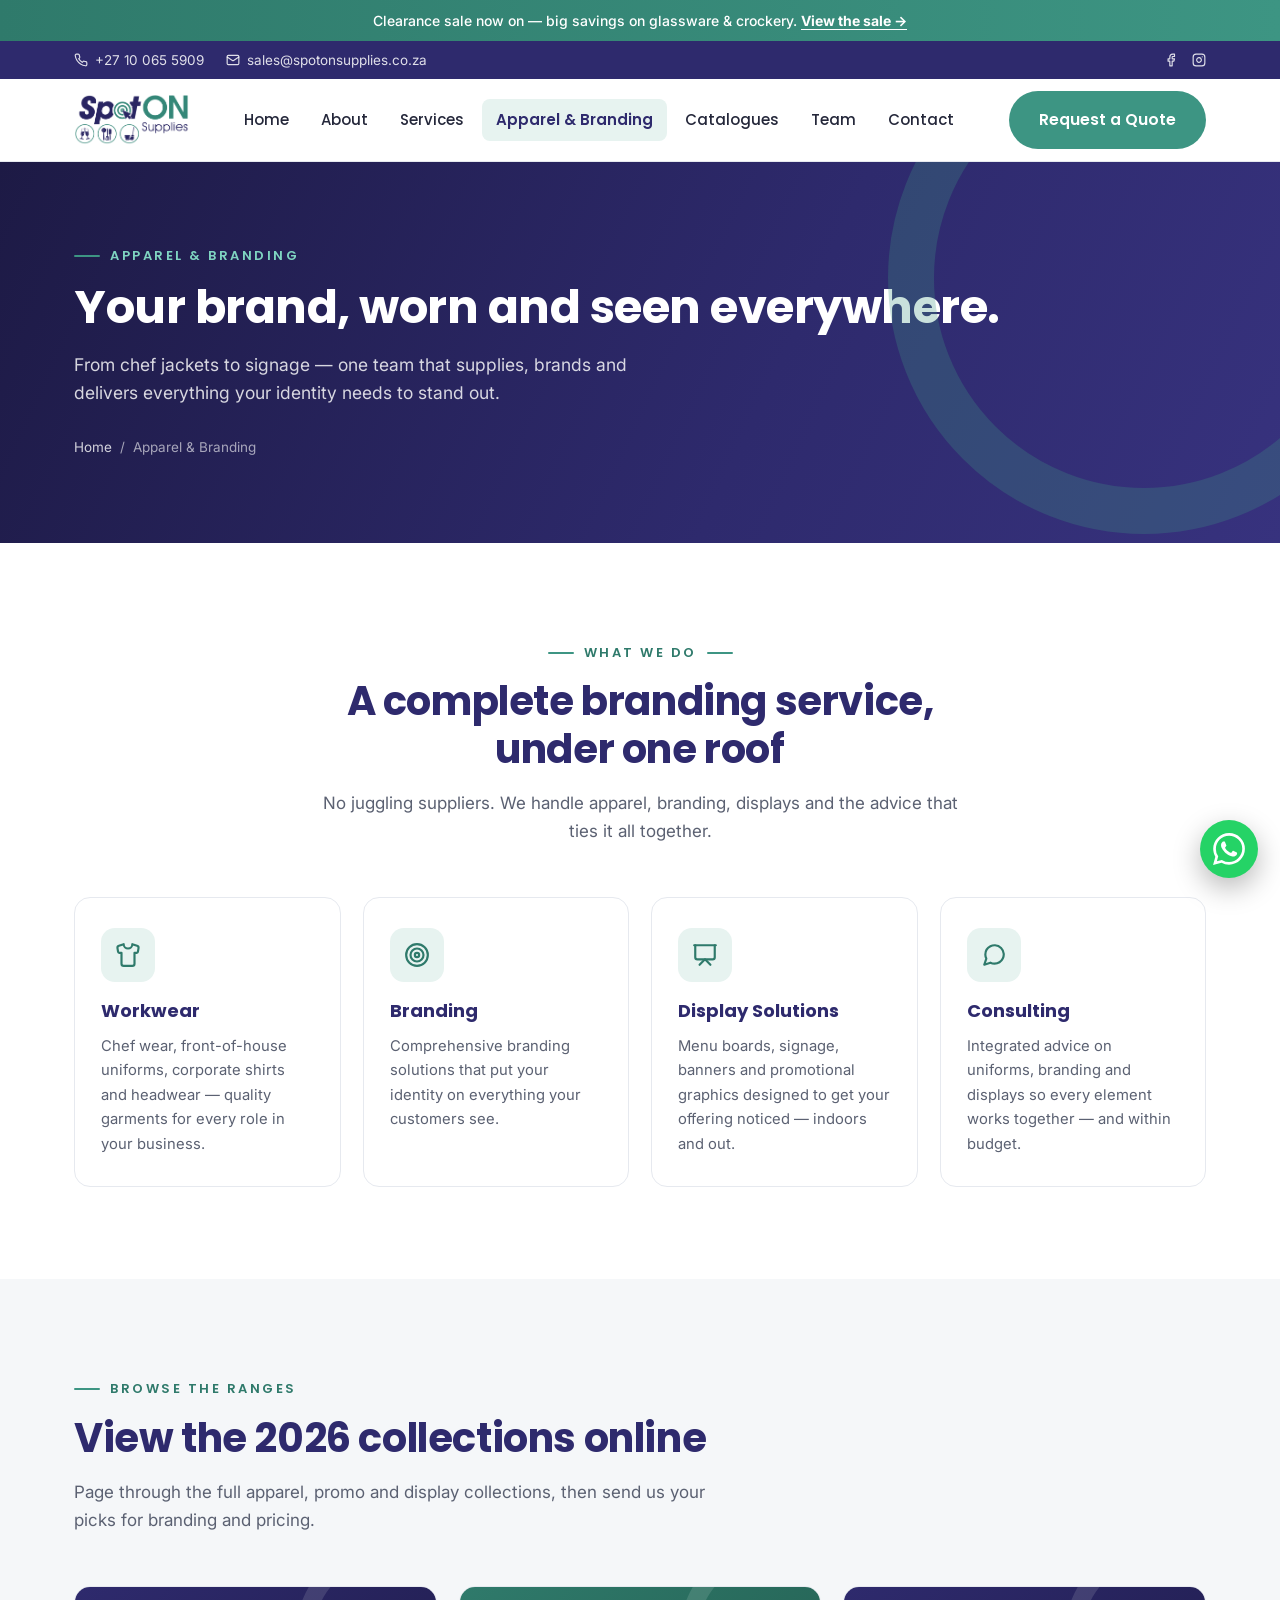
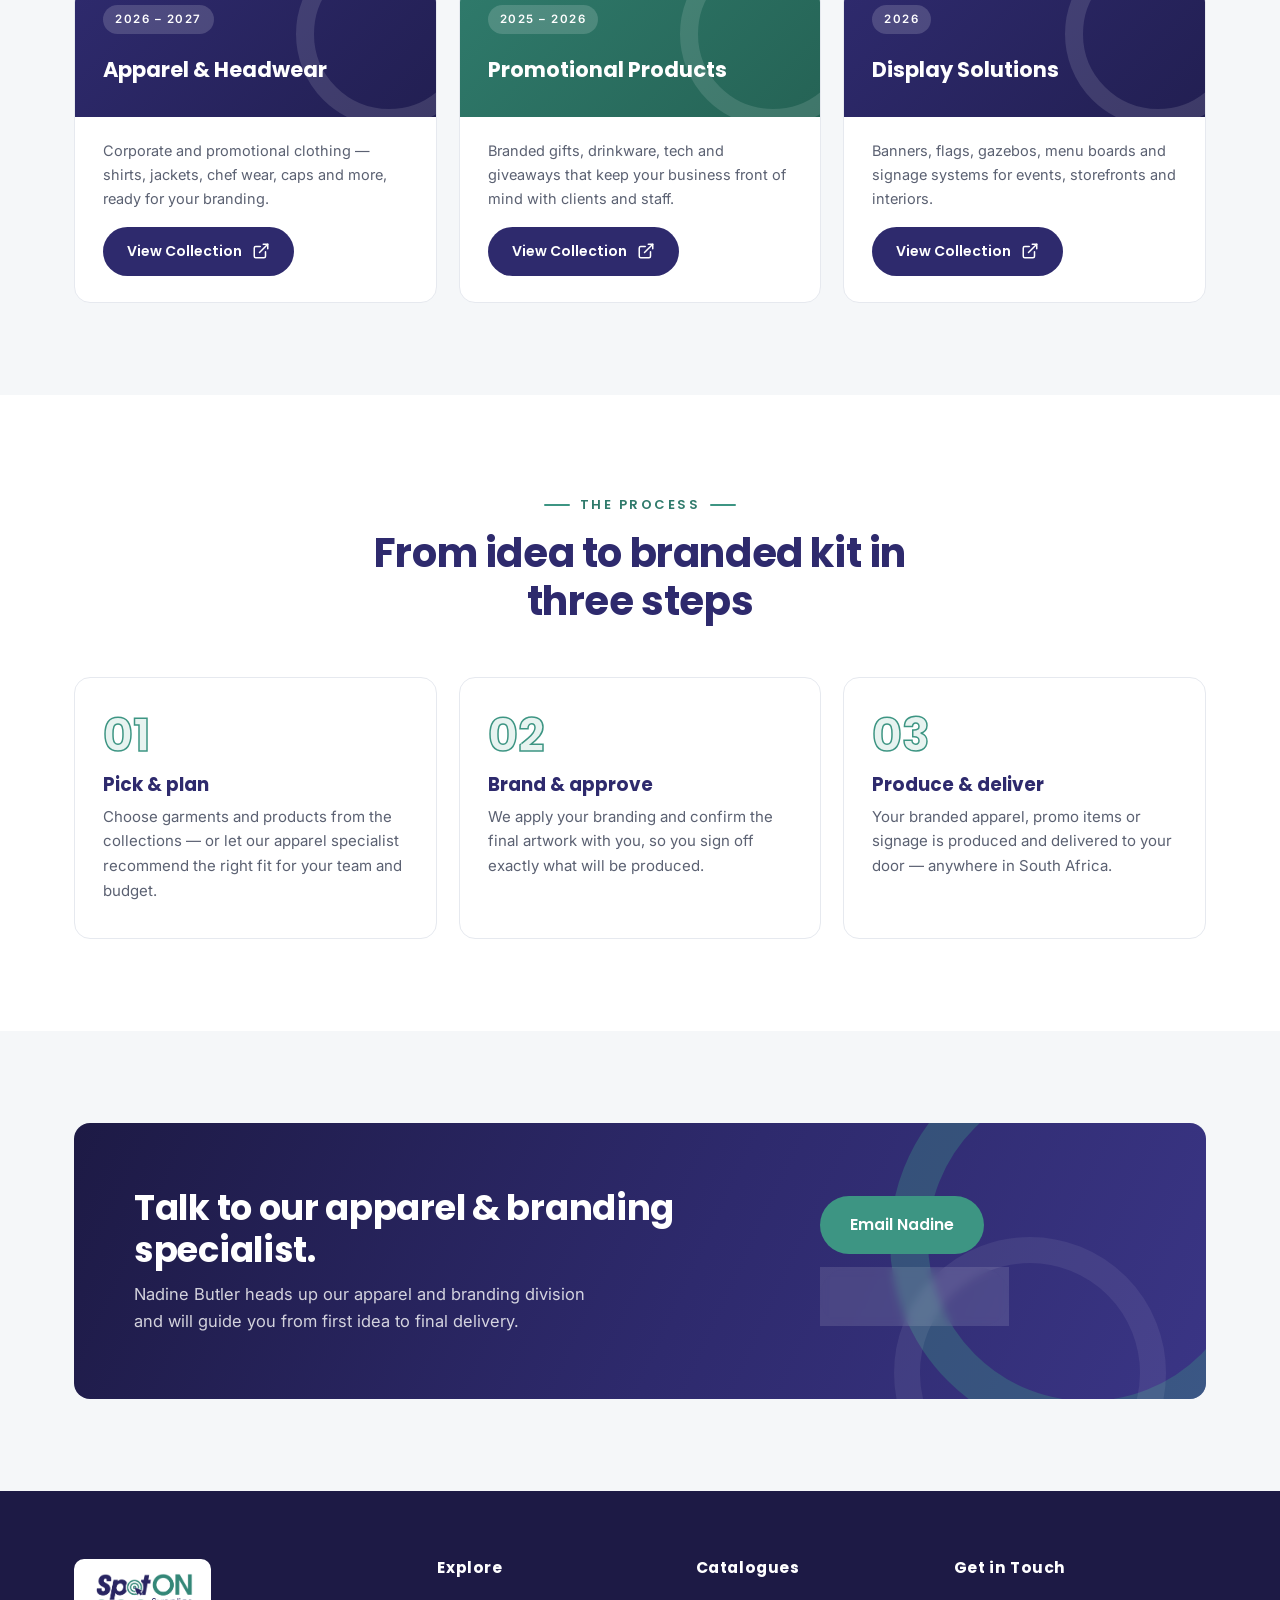
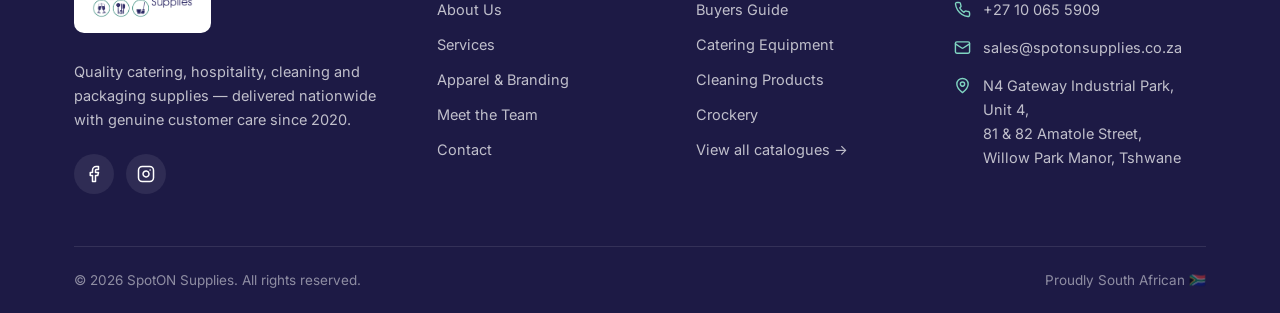
<file: apparel-branding.html>
<!DOCTYPE html>
<html lang="en">
<head>
  <meta charset="UTF-8">
  <meta name="viewport" content="width=device-width, initial-scale=1.0">
  <title>Apparel &amp; Branding | SpotON Supplies</title>
  <meta name="description" content="Workwear, uniforms, embroidery, signage, menu boards and promotional products — a complete apparel and branding service from SpotON Supplies.">
  <link rel="icon" type="image/png" href="assets/logo.png">
  <link rel="preconnect" href="https://fonts.googleapis.com">
  <link rel="preconnect" href="https://fonts.gstatic.com" crossorigin>
  <link href="https://fonts.googleapis.com/css2?family=Poppins:wght@500;600;700&family=Inter:wght@400;500;600&display=swap" rel="stylesheet">
  <link rel="stylesheet" href="css/styles.css">
</head>
<body>

  <div class="announce">
    Clearance sale now on — big savings on glassware &amp; crockery. <a href="clearance.html">View the sale &rarr;</a>
  </div>

  <div class="topbar">
    <div class="container">
      <div class="topbar-contacts">
        <a href="tel:+27100655909">
          <svg viewBox="0 0 24 24" fill="none" stroke="currentColor" stroke-width="2" stroke-linecap="round" stroke-linejoin="round"><path d="M22 16.92v3a2 2 0 0 1-2.18 2 19.79 19.79 0 0 1-8.63-3.07 19.5 19.5 0 0 1-6-6 19.79 19.79 0 0 1-3.07-8.67A2 2 0 0 1 4.11 2h3a2 2 0 0 1 2 1.72c.13.96.36 1.9.7 2.81a2 2 0 0 1-.45 2.11L8.09 9.91a16 16 0 0 0 6 6l1.27-1.27a2 2 0 0 1 2.11-.45c.91.34 1.85.57 2.81.7A2 2 0 0 1 22 16.92z"/></svg>
          +27 10 065 5909
        </a>
        <a href="mailto:sales@spotonsupplies.co.za">
          <svg viewBox="0 0 24 24" fill="none" stroke="currentColor" stroke-width="2" stroke-linecap="round" stroke-linejoin="round"><rect x="2" y="4" width="20" height="16" rx="2"/><path d="m22 7-8.97 5.7a1.94 1.94 0 0 1-2.06 0L2 7"/></svg>
          sales@spotonsupplies.co.za
        </a>
      </div>
      <div class="topbar-social">
        <a href="https://www.facebook.com/SpotOnSuppliesZA" target="_blank" rel="noopener" aria-label="Facebook">
          <svg viewBox="0 0 24 24" fill="none" stroke="currentColor" stroke-width="2" stroke-linecap="round" stroke-linejoin="round"><path d="M18 2h-3a5 5 0 0 0-5 5v3H7v4h3v8h4v-8h3l1-4h-4V7a1 1 0 0 1 1-1h3z"/></svg>
        </a>
        <a href="https://www.instagram.com/spotonsuppliesza/" target="_blank" rel="noopener" aria-label="Instagram">
          <svg viewBox="0 0 24 24" fill="none" stroke="currentColor" stroke-width="2" stroke-linecap="round" stroke-linejoin="round"><rect x="2" y="2" width="20" height="20" rx="5"/><path d="M16 11.37A4 4 0 1 1 12.63 8 4 4 0 0 1 16 11.37z"/><line x1="17.5" y1="6.5" x2="17.51" y2="6.5"/></svg>
        </a>
      </div>
    </div>
  </div>

  <header class="site-header">
    <div class="container header-inner">
      <a class="brand" href="index.html"><img src="assets/logo.png" alt="SpotON Supplies logo"></a>
      <nav class="main-nav" aria-label="Main navigation">
        <a href="index.html">Home</a>
        <a href="about.html">About</a>
        <a href="services.html">Services</a>
        <a href="apparel-branding.html">Apparel &amp; Branding</a>
        <a href="catalogues.html">Catalogues</a>
        <a href="team.html">Team</a>
        <a href="contact.html">Contact</a>
      </nav>
      <div class="header-cta">
        <a class="btn btn-primary" href="contact.html">Request a Quote</a>
        <button class="nav-toggle" aria-label="Open menu" aria-expanded="false"><span></span><span></span><span></span></button>
      </div>
    </div>
  </header>

  <main>
    <section class="page-hero">
      <div class="container">
        <span class="eyebrow">Apparel &amp; Branding</span>
        <h1>Your brand, worn and seen everywhere.</h1>
        <p>From chef jackets to signage — one team that supplies, brands and delivers everything your identity needs to stand out.</p>
        <div class="breadcrumb"><a href="index.html">Home</a> &nbsp;/&nbsp; Apparel &amp; Branding</div>
      </div>
    </section>

    <!-- Four pillars -->
    <section class="section">
      <div class="container">
        <div class="section-head center reveal">
          <span class="eyebrow">What we do</span>
          <h2>A complete branding service, under one roof</h2>
          <p>No juggling suppliers. We handle apparel, branding, displays and the advice that ties it all together.</p>
        </div>
        <div class="card-grid">
          <div class="cat-card reveal">
            <span class="icon"><svg viewBox="0 0 24 24" fill="none" stroke="currentColor" stroke-width="2" stroke-linecap="round" stroke-linejoin="round"><path d="M20.38 3.46 16 2a4 4 0 0 1-8 0L3.62 3.46a2 2 0 0 0-1.34 2.23l.58 3.47a1 1 0 0 0 .99.84H6v10c0 1.1.9 2 2 2h8a2 2 0 0 0 2-2V10h2.15a1 1 0 0 0 .99-.84l.58-3.47a2 2 0 0 0-1.34-2.23z"/></svg></span>
            <h3>Workwear</h3>
            <p>Chef wear, front-of-house uniforms, corporate shirts and headwear — quality garments for every role in your business.</p>
          </div>
          <div class="cat-card reveal d1">
            <span class="icon"><svg viewBox="0 0 24 24" fill="none" stroke="currentColor" stroke-width="2" stroke-linecap="round" stroke-linejoin="round"><circle cx="12" cy="12" r="10"/><circle cx="12" cy="12" r="6"/><circle cx="12" cy="12" r="2"/></svg></span>
            <h3>Branding</h3>
            <p>Comprehensive branding solutions that put your identity on everything your customers see.</p>
          </div>
          <div class="cat-card reveal d2">
            <span class="icon"><svg viewBox="0 0 24 24" fill="none" stroke="currentColor" stroke-width="2" stroke-linecap="round" stroke-linejoin="round"><path d="M2 3h20"/><path d="M21 3v11a2 2 0 0 1-2 2H5a2 2 0 0 1-2-2V3"/><path d="m7 21 5-5 5 5"/></svg></span>
            <h3>Display Solutions</h3>
            <p>Menu boards, signage, banners and promotional graphics designed to get your offering noticed — indoors and out.</p>
          </div>
          <div class="cat-card reveal d3">
            <span class="icon"><svg viewBox="0 0 24 24" fill="none" stroke="currentColor" stroke-width="2" stroke-linecap="round" stroke-linejoin="round"><path d="M21 11.5a8.38 8.38 0 0 1-.9 3.8 8.5 8.5 0 0 1-7.6 4.7 8.38 8.38 0 0 1-3.8-.9L3 21l1.9-5.7a8.38 8.38 0 0 1-.9-3.8 8.5 8.5 0 0 1 4.7-7.6 8.38 8.38 0 0 1 3.8-.9h.5a8.48 8.48 0 0 1 8 8v.5z"/></svg></span>
            <h3>Consulting</h3>
            <p>Integrated advice on uniforms, branding and displays so every element works together — and within budget.</p>
          </div>
        </div>
      </div>
    </section>

    <!-- Collections -->
    <section class="section tint">
      <div class="container">
        <div class="section-head reveal">
          <span class="eyebrow">Browse the ranges</span>
          <h2>View the 2026 collections online</h2>
          <p>Page through the full apparel, promo and display collections, then send us your picks for branding and pricing.</p>
        </div>
        <div class="card-grid cols-3">
          <div class="catalogue-card reveal">
            <div class="cat-cover">
              <span class="tag">2026 – 2027</span>
              <h3>Apparel &amp; Headwear</h3>
            </div>
            <div class="cat-body">
              <p>Corporate and promotional clothing — shirts, jackets, chef wear, caps and more, ready for your branding.</p>
              <a class="btn btn-navy" href="https://viewer.zoomcatalog.com/corporate-and-promotional-apparel-and-headwear-2026-2027" target="_blank" rel="noopener">
                View Collection
                <svg viewBox="0 0 24 24" fill="none" stroke="currentColor" stroke-width="2" stroke-linecap="round" stroke-linejoin="round"><path d="M18 13v6a2 2 0 0 1-2 2H5a2 2 0 0 1-2-2V8a2 2 0 0 1 2-2h6"/><polyline points="15 3 21 3 21 9"/><line x1="10" y1="14" x2="21" y2="3"/></svg>
              </a>
            </div>
          </div>
          <div class="catalogue-card reveal d1">
            <div class="cat-cover">
              <span class="tag">2025 – 2026</span>
              <h3>Promotional Products</h3>
            </div>
            <div class="cat-body">
              <p>Branded gifts, drinkware, tech and giveaways that keep your business front of mind with clients and staff.</p>
              <a class="btn btn-navy" href="https://viewer.zoomcatalog.com/promotional-products-2025-2026" target="_blank" rel="noopener">
                View Collection
                <svg viewBox="0 0 24 24" fill="none" stroke="currentColor" stroke-width="2" stroke-linecap="round" stroke-linejoin="round"><path d="M18 13v6a2 2 0 0 1-2 2H5a2 2 0 0 1-2-2V8a2 2 0 0 1 2-2h6"/><polyline points="15 3 21 3 21 9"/><line x1="10" y1="14" x2="21" y2="3"/></svg>
              </a>
            </div>
          </div>
          <div class="catalogue-card reveal d2">
            <div class="cat-cover">
              <span class="tag">2026</span>
              <h3>Display Solutions</h3>
            </div>
            <div class="cat-body">
              <p>Banners, flags, gazebos, menu boards and signage systems for events, storefronts and interiors.</p>
              <a class="btn btn-navy" href="https://catalogues.promoafrica.com/view/903108380/" target="_blank" rel="noopener">
                View Collection
                <svg viewBox="0 0 24 24" fill="none" stroke="currentColor" stroke-width="2" stroke-linecap="round" stroke-linejoin="round"><path d="M18 13v6a2 2 0 0 1-2 2H5a2 2 0 0 1-2-2V8a2 2 0 0 1 2-2h6"/><polyline points="15 3 21 3 21 9"/><line x1="10" y1="14" x2="21" y2="3"/></svg>
              </a>
            </div>
          </div>
        </div>
      </div>
    </section>

    <!-- Process -->
    <section class="section">
      <div class="container">
        <div class="section-head center reveal">
          <span class="eyebrow">The process</span>
          <h2>From idea to branded kit in three steps</h2>
        </div>
        <div class="steps">
          <div class="step-card reveal">
            <h3>Pick &amp; plan</h3>
            <p>Choose garments and products from the collections — or let our apparel specialist recommend the right fit for your team and budget.</p>
          </div>
          <div class="step-card reveal d1">
            <h3>Brand &amp; approve</h3>
            <p>We apply your branding and confirm the final artwork with you, so you sign off exactly what will be produced.</p>
          </div>
          <div class="step-card reveal d2">
            <h3>Produce &amp; deliver</h3>
            <p>Your branded apparel, promo items or signage is produced and delivered to your door — anywhere in South Africa.</p>
          </div>
        </div>
      </div>
    </section>

    <!-- CTA -->
    <section class="section tint">
      <div class="container">
        <div class="cta-band reveal">
          <div>
            <h2>Talk to our apparel &amp; branding specialist.</h2>
            <p>Nadine Butler heads up our apparel and branding division and will guide you from first idea to final delivery.</p>
          </div>
          <div class="actions">
            <a class="btn btn-primary" href="mailto:nadine@spotonsupplies.co.za">Email Nadine</a>
            <a class="btn btn-ghost-light" href="tel:+27627404146">+27 62 740 4146</a>
          </div>
        </div>
      </div>
    </section>
  </main>

  <footer class="site-footer">
    <div class="container">
      <div class="footer-main">
        <div class="footer-brand">
          <div class="logo-chip"><img src="assets/logo.png" alt="SpotON Supplies logo"></div>
          <p>Quality catering, hospitality, cleaning and packaging supplies — delivered nationwide with genuine customer care since 2020.</p>
          <div class="footer-social">
            <a href="https://www.facebook.com/SpotOnSuppliesZA" target="_blank" rel="noopener" aria-label="Facebook">
              <svg viewBox="0 0 24 24" fill="none" stroke="currentColor" stroke-width="2" stroke-linecap="round" stroke-linejoin="round"><path d="M18 2h-3a5 5 0 0 0-5 5v3H7v4h3v8h4v-8h3l1-4h-4V7a1 1 0 0 1 1-1h3z"/></svg>
            </a>
            <a href="https://www.instagram.com/spotonsuppliesza/" target="_blank" rel="noopener" aria-label="Instagram">
              <svg viewBox="0 0 24 24" fill="none" stroke="currentColor" stroke-width="2" stroke-linecap="round" stroke-linejoin="round"><rect x="2" y="2" width="20" height="20" rx="5"/><path d="M16 11.37A4 4 0 1 1 12.63 8 4 4 0 0 1 16 11.37z"/><line x1="17.5" y1="6.5" x2="17.51" y2="6.5"/></svg>
            </a>
          </div>
        </div>
        <div>
          <h4>Explore</h4>
          <ul class="footer-links">
            <li><a href="about.html">About Us</a></li>
            <li><a href="services.html">Services</a></li>
            <li><a href="apparel-branding.html">Apparel &amp; Branding</a></li>
            <li><a href="team.html">Meet the Team</a></li>
            <li><a href="contact.html">Contact</a></li>
          </ul>
        </div>
        <div>
          <h4>Catalogues</h4>
          <ul class="footer-links">
            <li><a href="catalogues.html">Buyers Guide</a></li>
            <li><a href="catalogues.html">Catering Equipment</a></li>
            <li><a href="catalogues.html">Cleaning Products</a></li>
            <li><a href="catalogues.html">Crockery</a></li>
            <li><a href="catalogues.html">View all catalogues &rarr;</a></li>
          </ul>
        </div>
        <div>
          <h4>Get in Touch</h4>
          <ul class="footer-contact">
            <li>
              <svg viewBox="0 0 24 24" fill="none" stroke="currentColor" stroke-width="2" stroke-linecap="round" stroke-linejoin="round"><path d="M22 16.92v3a2 2 0 0 1-2.18 2 19.79 19.79 0 0 1-8.63-3.07 19.5 19.5 0 0 1-6-6 19.79 19.79 0 0 1-3.07-8.67A2 2 0 0 1 4.11 2h3a2 2 0 0 1 2 1.72c.13.96.36 1.9.7 2.81a2 2 0 0 1-.45 2.11L8.09 9.91a16 16 0 0 0 6 6l1.27-1.27a2 2 0 0 1 2.11-.45c.91.34 1.85.57 2.81.7A2 2 0 0 1 22 16.92z"/></svg>
              <a href="tel:+27100655909">+27 10 065 5909</a>
            </li>
            <li>
              <svg viewBox="0 0 24 24" fill="none" stroke="currentColor" stroke-width="2" stroke-linecap="round" stroke-linejoin="round"><rect x="2" y="4" width="20" height="16" rx="2"/><path d="m22 7-8.97 5.7a1.94 1.94 0 0 1-2.06 0L2 7"/></svg>
              <a href="mailto:sales@spotonsupplies.co.za">sales@spotonsupplies.co.za</a>
            </li>
            <li>
              <svg viewBox="0 0 24 24" fill="none" stroke="currentColor" stroke-width="2" stroke-linecap="round" stroke-linejoin="round"><path d="M20 10c0 6-8 12-8 12s-8-6-8-12a8 8 0 0 1 16 0Z"/><circle cx="12" cy="10" r="3"/></svg>
              <span>N4 Gateway Industrial Park, Unit 4,<br>81 &amp; 82 Amatole Street,<br>Willow Park Manor, Tshwane</span>
            </li>
          </ul>
        </div>
      </div>
      <div class="footer-bottom">
        <span>&copy; 2026 SpotON Supplies. All rights reserved.</span>
        <span>Proudly South African 🇿🇦</span>
      </div>
    </div>
  </footer>

  <a class="wa-float" href="https://wa.me/27683971914?text=Hi%20SpotON%20Supplies!%20I%20have%20an%20enquiry." target="_blank" rel="noopener" aria-label="Chat with us on WhatsApp">
    <svg viewBox="0 0 24 24" fill="currentColor"><path d="M17.472 14.382c-.297-.149-1.758-.867-2.03-.967-.273-.099-.471-.148-.67.15-.197.297-.767.966-.94 1.164-.173.199-.347.223-.644.075-.297-.15-1.255-.463-2.39-1.475-.883-.788-1.48-1.761-1.653-2.059-.173-.297-.018-.458.13-.606.134-.133.297-.347.446-.52.149-.174.198-.298.297-.497.1-.198.05-.371-.025-.52-.075-.149-.669-1.612-.916-2.207-.242-.579-.487-.5-.669-.51-.173-.008-.371-.01-.57-.01-.198 0-.52.074-.792.372-.272.297-1.04 1.016-1.04 2.479 0 1.462 1.065 2.875 1.213 3.074.149.198 2.096 3.2 5.077 4.487.709.306 1.262.489 1.694.625.712.227 1.36.195 1.871.118.571-.085 1.758-.719 2.006-1.413.248-.694.248-1.289.173-1.413-.074-.124-.272-.198-.57-.347m-5.421 7.403h-.004a9.87 9.87 0 0 1-5.031-1.378l-.361-.214-3.741.982.998-3.648-.235-.374a9.86 9.86 0 0 1-1.51-5.26c.001-5.45 4.436-9.884 9.888-9.884 2.64 0 5.122 1.03 6.988 2.898a9.825 9.825 0 0 1 2.893 6.994c-.003 5.45-4.437 9.884-9.885 9.884m8.413-18.297A11.815 11.815 0 0 0 12.05 0C5.495 0 .16 5.335.157 11.892c0 2.096.547 4.142 1.588 5.945L.057 24l6.305-1.654a11.882 11.882 0 0 0 5.683 1.448h.005c6.554 0 11.89-5.335 11.893-11.893a11.821 11.821 0 0 0-3.48-8.413Z"/></svg>
  </a>

  <script src="js/main.js"></script>
</body>
</html>
</file>
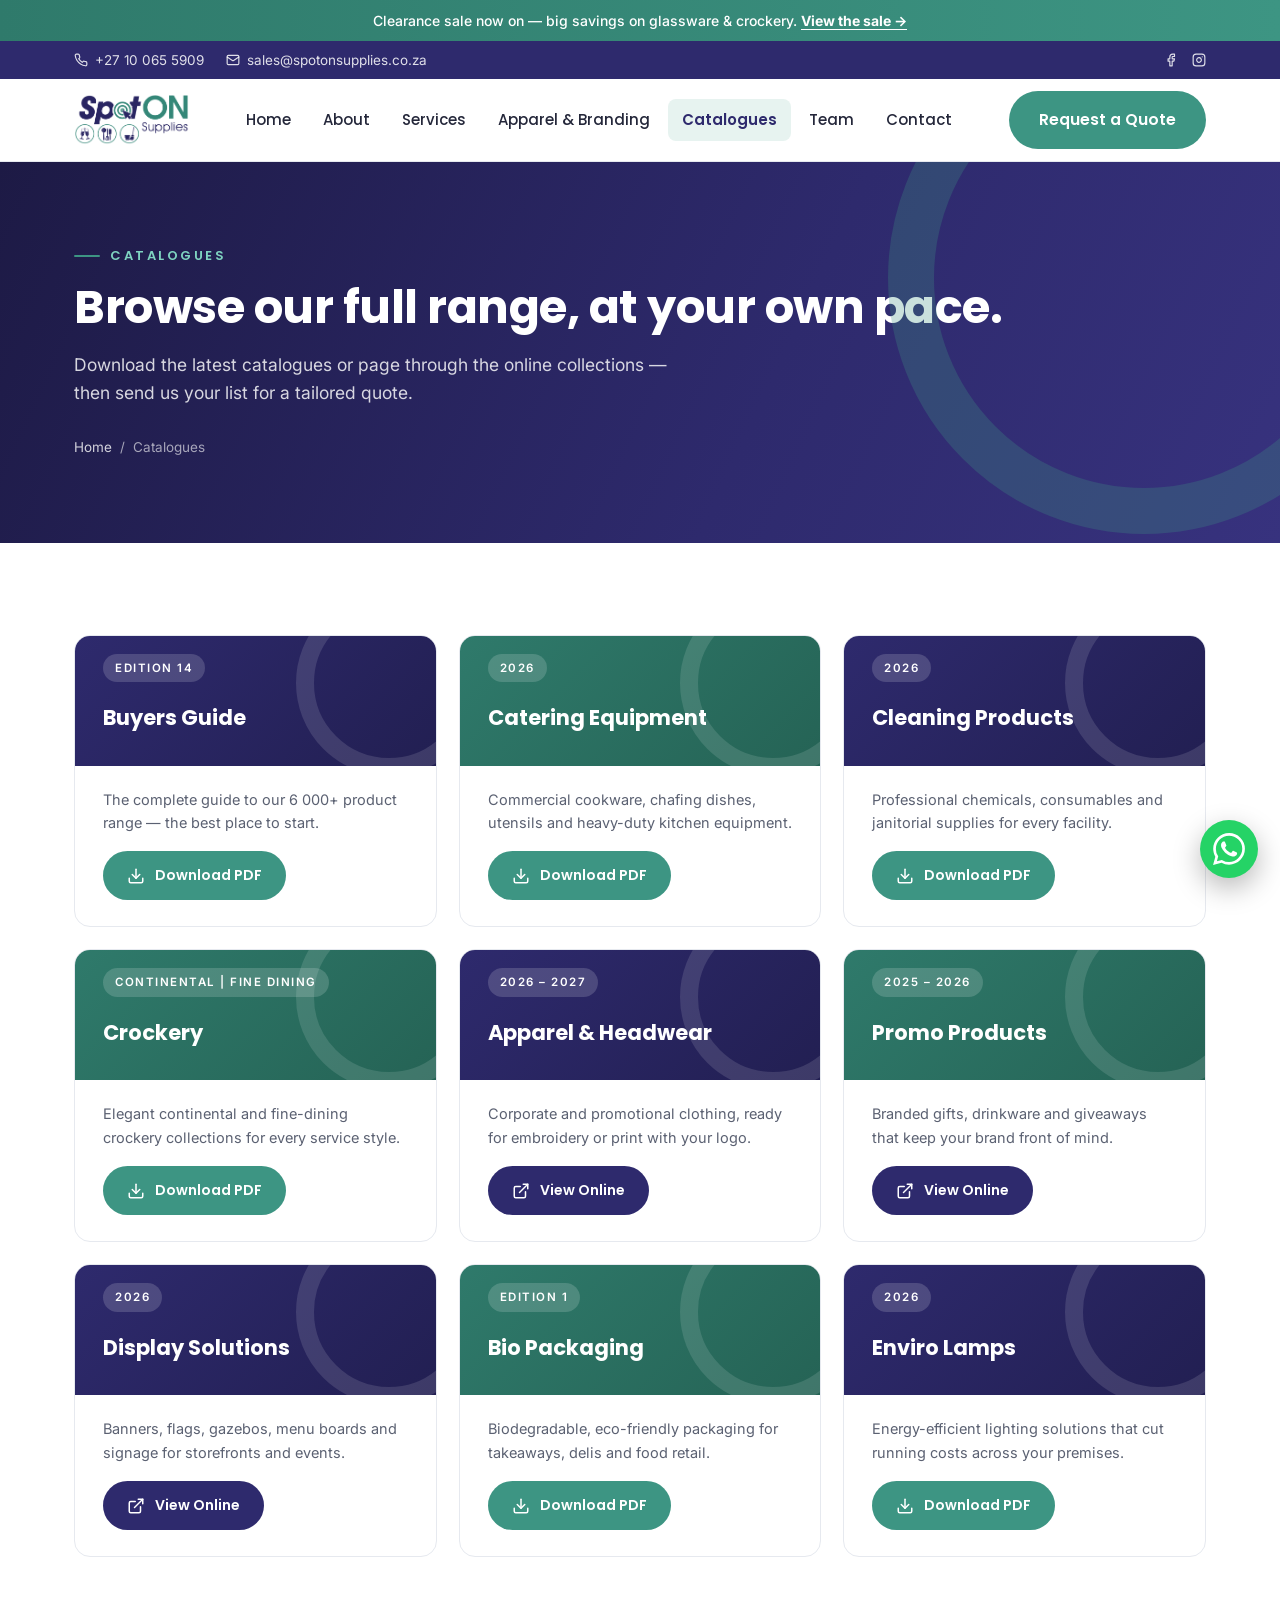
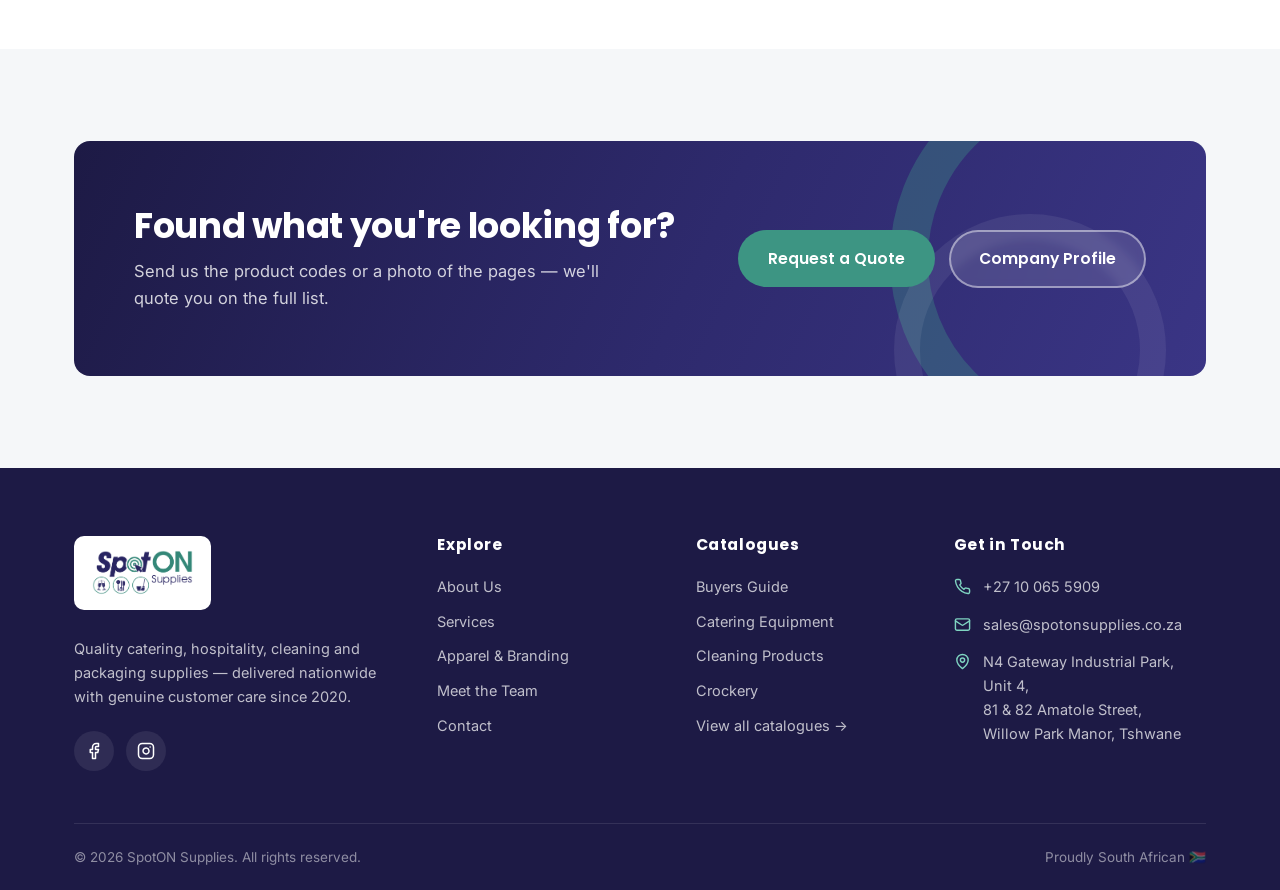
<file: catalogues.html>
<!DOCTYPE html>
<html lang="en">
<head>
  <meta charset="UTF-8">
  <meta name="viewport" content="width=device-width, initial-scale=1.0">
  <title>Catalogues | SpotON Supplies</title>
  <meta name="description" content="Download the latest SpotON Supplies catalogues — buyers guide, catering equipment, cleaning products, crockery, apparel, promo products, displays, bio packaging and enviro lamps.">
  <link rel="icon" type="image/png" href="assets/logo.png">
  <link rel="preconnect" href="https://fonts.googleapis.com">
  <link rel="preconnect" href="https://fonts.gstatic.com" crossorigin>
  <link href="https://fonts.googleapis.com/css2?family=Poppins:wght@500;600;700&family=Inter:wght@400;500;600&display=swap" rel="stylesheet">
  <link rel="stylesheet" href="css/styles.css">
</head>
<body>

  <div class="announce">
    Clearance sale now on — big savings on glassware &amp; crockery. <a href="clearance.html">View the sale &rarr;</a>
  </div>

  <div class="topbar">
    <div class="container">
      <div class="topbar-contacts">
        <a href="tel:+27100655909">
          <svg viewBox="0 0 24 24" fill="none" stroke="currentColor" stroke-width="2" stroke-linecap="round" stroke-linejoin="round"><path d="M22 16.92v3a2 2 0 0 1-2.18 2 19.79 19.79 0 0 1-8.63-3.07 19.5 19.5 0 0 1-6-6 19.79 19.79 0 0 1-3.07-8.67A2 2 0 0 1 4.11 2h3a2 2 0 0 1 2 1.72c.13.96.36 1.9.7 2.81a2 2 0 0 1-.45 2.11L8.09 9.91a16 16 0 0 0 6 6l1.27-1.27a2 2 0 0 1 2.11-.45c.91.34 1.85.57 2.81.7A2 2 0 0 1 22 16.92z"/></svg>
          +27 10 065 5909
        </a>
        <a href="mailto:sales@spotonsupplies.co.za">
          <svg viewBox="0 0 24 24" fill="none" stroke="currentColor" stroke-width="2" stroke-linecap="round" stroke-linejoin="round"><rect x="2" y="4" width="20" height="16" rx="2"/><path d="m22 7-8.97 5.7a1.94 1.94 0 0 1-2.06 0L2 7"/></svg>
          sales@spotonsupplies.co.za
        </a>
      </div>
      <div class="topbar-social">
        <a href="https://www.facebook.com/SpotOnSuppliesZA" target="_blank" rel="noopener" aria-label="Facebook">
          <svg viewBox="0 0 24 24" fill="none" stroke="currentColor" stroke-width="2" stroke-linecap="round" stroke-linejoin="round"><path d="M18 2h-3a5 5 0 0 0-5 5v3H7v4h3v8h4v-8h3l1-4h-4V7a1 1 0 0 1 1-1h3z"/></svg>
        </a>
        <a href="https://www.instagram.com/spotonsuppliesza/" target="_blank" rel="noopener" aria-label="Instagram">
          <svg viewBox="0 0 24 24" fill="none" stroke="currentColor" stroke-width="2" stroke-linecap="round" stroke-linejoin="round"><rect x="2" y="2" width="20" height="20" rx="5"/><path d="M16 11.37A4 4 0 1 1 12.63 8 4 4 0 0 1 16 11.37z"/><line x1="17.5" y1="6.5" x2="17.51" y2="6.5"/></svg>
        </a>
      </div>
    </div>
  </div>

  <header class="site-header">
    <div class="container header-inner">
      <a class="brand" href="index.html"><img src="assets/logo.png" alt="SpotON Supplies logo"></a>
      <nav class="main-nav" aria-label="Main navigation">
        <a href="index.html">Home</a>
        <a href="about.html">About</a>
        <a href="services.html">Services</a>
        <a href="apparel-branding.html">Apparel &amp; Branding</a>
        <a href="catalogues.html">Catalogues</a>
        <a href="team.html">Team</a>
        <a href="contact.html">Contact</a>
      </nav>
      <div class="header-cta">
        <a class="btn btn-primary" href="contact.html">Request a Quote</a>
        <button class="nav-toggle" aria-label="Open menu" aria-expanded="false"><span></span><span></span><span></span></button>
      </div>
    </div>
  </header>

  <main>
    <section class="page-hero">
      <div class="container">
        <span class="eyebrow">Catalogues</span>
        <h1>Browse our full range, at your own pace.</h1>
        <p>Download the latest catalogues or page through the online collections — then send us your list for a tailored quote.</p>
        <div class="breadcrumb"><a href="index.html">Home</a> &nbsp;/&nbsp; Catalogues</div>
      </div>
    </section>

    <section class="section">
      <div class="container">
        <div class="card-grid cols-3">

          <div class="catalogue-card reveal">
            <div class="cat-cover">
              <span class="tag">Edition 14</span>
              <h3>Buyers Guide</h3>
            </div>
            <div class="cat-body">
              <p>The complete guide to our 6 000+ product range — the best place to start.</p>
              <a class="btn btn-primary" href="https://www.spotonsupplies.co.za/_files/ugd/a761e2_9615c4d149c44b23a3c1c468dfb02612.pdf" target="_blank" rel="noopener">
                <svg viewBox="0 0 24 24" fill="none" stroke="currentColor" stroke-width="2" stroke-linecap="round" stroke-linejoin="round"><path d="M21 15v4a2 2 0 0 1-2 2H5a2 2 0 0 1-2-2v-4"/><polyline points="7 10 12 15 17 10"/><line x1="12" y1="15" x2="12" y2="3"/></svg>
                Download PDF
              </a>
            </div>
          </div>

          <div class="catalogue-card reveal d1">
            <div class="cat-cover">
              <span class="tag">2026</span>
              <h3>Catering Equipment</h3>
            </div>
            <div class="cat-body">
              <p>Commercial cookware, chafing dishes, utensils and heavy-duty kitchen equipment.</p>
              <a class="btn btn-primary" href="https://www.spotonsupplies.co.za/_files/ugd/a761e2_b336376f2d8e4f0d93fa4afe9490e7c2.pdf" target="_blank" rel="noopener">
                <svg viewBox="0 0 24 24" fill="none" stroke="currentColor" stroke-width="2" stroke-linecap="round" stroke-linejoin="round"><path d="M21 15v4a2 2 0 0 1-2 2H5a2 2 0 0 1-2-2v-4"/><polyline points="7 10 12 15 17 10"/><line x1="12" y1="15" x2="12" y2="3"/></svg>
                Download PDF
              </a>
            </div>
          </div>

          <div class="catalogue-card reveal d2">
            <div class="cat-cover">
              <span class="tag">2026</span>
              <h3>Cleaning Products</h3>
            </div>
            <div class="cat-body">
              <p>Professional chemicals, consumables and janitorial supplies for every facility.</p>
              <a class="btn btn-primary" href="https://www.spotonsupplies.co.za/_files/ugd/a761e2_4ab1ae5b91ae4f5cbce1de56af1689e2.pdf" target="_blank" rel="noopener">
                <svg viewBox="0 0 24 24" fill="none" stroke="currentColor" stroke-width="2" stroke-linecap="round" stroke-linejoin="round"><path d="M21 15v4a2 2 0 0 1-2 2H5a2 2 0 0 1-2-2v-4"/><polyline points="7 10 12 15 17 10"/><line x1="12" y1="15" x2="12" y2="3"/></svg>
                Download PDF
              </a>
            </div>
          </div>

          <div class="catalogue-card reveal">
            <div class="cat-cover">
              <span class="tag">Continental | Fine Dining</span>
              <h3>Crockery</h3>
            </div>
            <div class="cat-body">
              <p>Elegant continental and fine-dining crockery collections for every service style.</p>
              <a class="btn btn-primary" href="https://www.spotonsupplies.co.za/_files/ugd/a761e2_c7d843ec7a8f42319d1fea87da7dbe98.pdf" target="_blank" rel="noopener">
                <svg viewBox="0 0 24 24" fill="none" stroke="currentColor" stroke-width="2" stroke-linecap="round" stroke-linejoin="round"><path d="M21 15v4a2 2 0 0 1-2 2H5a2 2 0 0 1-2-2v-4"/><polyline points="7 10 12 15 17 10"/><line x1="12" y1="15" x2="12" y2="3"/></svg>
                Download PDF
              </a>
            </div>
          </div>

          <div class="catalogue-card reveal d1">
            <div class="cat-cover">
              <span class="tag">2026 – 2027</span>
              <h3>Apparel &amp; Headwear</h3>
            </div>
            <div class="cat-body">
              <p>Corporate and promotional clothing, ready for embroidery or print with your logo.</p>
              <a class="btn btn-navy" href="https://viewer.zoomcatalog.com/corporate-and-promotional-apparel-and-headwear-2026-2027" target="_blank" rel="noopener">
                <svg viewBox="0 0 24 24" fill="none" stroke="currentColor" stroke-width="2" stroke-linecap="round" stroke-linejoin="round"><path d="M18 13v6a2 2 0 0 1-2 2H5a2 2 0 0 1-2-2V8a2 2 0 0 1 2-2h6"/><polyline points="15 3 21 3 21 9"/><line x1="10" y1="14" x2="21" y2="3"/></svg>
                View Online
              </a>
            </div>
          </div>

          <div class="catalogue-card reveal d2">
            <div class="cat-cover">
              <span class="tag">2025 – 2026</span>
              <h3>Promo Products</h3>
            </div>
            <div class="cat-body">
              <p>Branded gifts, drinkware and giveaways that keep your brand front of mind.</p>
              <a class="btn btn-navy" href="https://viewer.zoomcatalog.com/promotional-products-2025-2026" target="_blank" rel="noopener">
                <svg viewBox="0 0 24 24" fill="none" stroke="currentColor" stroke-width="2" stroke-linecap="round" stroke-linejoin="round"><path d="M18 13v6a2 2 0 0 1-2 2H5a2 2 0 0 1-2-2V8a2 2 0 0 1 2-2h6"/><polyline points="15 3 21 3 21 9"/><line x1="10" y1="14" x2="21" y2="3"/></svg>
                View Online
              </a>
            </div>
          </div>

          <div class="catalogue-card reveal">
            <div class="cat-cover">
              <span class="tag">2026</span>
              <h3>Display Solutions</h3>
            </div>
            <div class="cat-body">
              <p>Banners, flags, gazebos, menu boards and signage for storefronts and events.</p>
              <a class="btn btn-navy" href="https://catalogues.promoafrica.com/view/903108380/" target="_blank" rel="noopener">
                <svg viewBox="0 0 24 24" fill="none" stroke="currentColor" stroke-width="2" stroke-linecap="round" stroke-linejoin="round"><path d="M18 13v6a2 2 0 0 1-2 2H5a2 2 0 0 1-2-2V8a2 2 0 0 1 2-2h6"/><polyline points="15 3 21 3 21 9"/><line x1="10" y1="14" x2="21" y2="3"/></svg>
                View Online
              </a>
            </div>
          </div>

          <div class="catalogue-card reveal d1">
            <div class="cat-cover">
              <span class="tag">Edition 1</span>
              <h3>Bio Packaging</h3>
            </div>
            <div class="cat-body">
              <p>Biodegradable, eco-friendly packaging for takeaways, delis and food retail.</p>
              <a class="btn btn-primary" href="https://www.spotonsupplies.co.za/_files/ugd/a761e2_3ac586f556ad46afb230190a42340ae6.pdf" target="_blank" rel="noopener">
                <svg viewBox="0 0 24 24" fill="none" stroke="currentColor" stroke-width="2" stroke-linecap="round" stroke-linejoin="round"><path d="M21 15v4a2 2 0 0 1-2 2H5a2 2 0 0 1-2-2v-4"/><polyline points="7 10 12 15 17 10"/><line x1="12" y1="15" x2="12" y2="3"/></svg>
                Download PDF
              </a>
            </div>
          </div>

          <div class="catalogue-card reveal d2">
            <div class="cat-cover">
              <span class="tag">2026</span>
              <h3>Enviro Lamps</h3>
            </div>
            <div class="cat-body">
              <p>Energy-efficient lighting solutions that cut running costs across your premises.</p>
              <a class="btn btn-primary" href="https://www.spotonsupplies.co.za/_files/ugd/a761e2_e5af38a356434e13a683381421a55ede.pdf" target="_blank" rel="noopener">
                <svg viewBox="0 0 24 24" fill="none" stroke="currentColor" stroke-width="2" stroke-linecap="round" stroke-linejoin="round"><path d="M21 15v4a2 2 0 0 1-2 2H5a2 2 0 0 1-2-2v-4"/><polyline points="7 10 12 15 17 10"/><line x1="12" y1="15" x2="12" y2="3"/></svg>
                Download PDF
              </a>
            </div>
          </div>

        </div>
      </div>
    </section>

    <!-- CTA -->
    <section class="section tint">
      <div class="container">
        <div class="cta-band reveal">
          <div>
            <h2>Found what you're looking for?</h2>
            <p>Send us the product codes or a photo of the pages — we'll quote you on the full list.</p>
          </div>
          <div class="actions">
            <a class="btn btn-primary" href="contact.html">Request a Quote</a>
            <a class="btn btn-ghost-light" href="https://www.spotonsupplies.co.za/_files/ugd/a761e2_e5c71850fe9f4452b3bd1db92864e31a.pdf" target="_blank" rel="noopener">Company Profile</a>
          </div>
        </div>
      </div>
    </section>
  </main>

  <footer class="site-footer">
    <div class="container">
      <div class="footer-main">
        <div class="footer-brand">
          <div class="logo-chip"><img src="assets/logo.png" alt="SpotON Supplies logo"></div>
          <p>Quality catering, hospitality, cleaning and packaging supplies — delivered nationwide with genuine customer care since 2020.</p>
          <div class="footer-social">
            <a href="https://www.facebook.com/SpotOnSuppliesZA" target="_blank" rel="noopener" aria-label="Facebook">
              <svg viewBox="0 0 24 24" fill="none" stroke="currentColor" stroke-width="2" stroke-linecap="round" stroke-linejoin="round"><path d="M18 2h-3a5 5 0 0 0-5 5v3H7v4h3v8h4v-8h3l1-4h-4V7a1 1 0 0 1 1-1h3z"/></svg>
            </a>
            <a href="https://www.instagram.com/spotonsuppliesza/" target="_blank" rel="noopener" aria-label="Instagram">
              <svg viewBox="0 0 24 24" fill="none" stroke="currentColor" stroke-width="2" stroke-linecap="round" stroke-linejoin="round"><rect x="2" y="2" width="20" height="20" rx="5"/><path d="M16 11.37A4 4 0 1 1 12.63 8 4 4 0 0 1 16 11.37z"/><line x1="17.5" y1="6.5" x2="17.51" y2="6.5"/></svg>
            </a>
          </div>
        </div>
        <div>
          <h4>Explore</h4>
          <ul class="footer-links">
            <li><a href="about.html">About Us</a></li>
            <li><a href="services.html">Services</a></li>
            <li><a href="apparel-branding.html">Apparel &amp; Branding</a></li>
            <li><a href="team.html">Meet the Team</a></li>
            <li><a href="contact.html">Contact</a></li>
          </ul>
        </div>
        <div>
          <h4>Catalogues</h4>
          <ul class="footer-links">
            <li><a href="catalogues.html">Buyers Guide</a></li>
            <li><a href="catalogues.html">Catering Equipment</a></li>
            <li><a href="catalogues.html">Cleaning Products</a></li>
            <li><a href="catalogues.html">Crockery</a></li>
            <li><a href="catalogues.html">View all catalogues &rarr;</a></li>
          </ul>
        </div>
        <div>
          <h4>Get in Touch</h4>
          <ul class="footer-contact">
            <li>
              <svg viewBox="0 0 24 24" fill="none" stroke="currentColor" stroke-width="2" stroke-linecap="round" stroke-linejoin="round"><path d="M22 16.92v3a2 2 0 0 1-2.18 2 19.79 19.79 0 0 1-8.63-3.07 19.5 19.5 0 0 1-6-6 19.79 19.79 0 0 1-3.07-8.67A2 2 0 0 1 4.11 2h3a2 2 0 0 1 2 1.72c.13.96.36 1.9.7 2.81a2 2 0 0 1-.45 2.11L8.09 9.91a16 16 0 0 0 6 6l1.27-1.27a2 2 0 0 1 2.11-.45c.91.34 1.85.57 2.81.7A2 2 0 0 1 22 16.92z"/></svg>
              <a href="tel:+27100655909">+27 10 065 5909</a>
            </li>
            <li>
              <svg viewBox="0 0 24 24" fill="none" stroke="currentColor" stroke-width="2" stroke-linecap="round" stroke-linejoin="round"><rect x="2" y="4" width="20" height="16" rx="2"/><path d="m22 7-8.97 5.7a1.94 1.94 0 0 1-2.06 0L2 7"/></svg>
              <a href="mailto:sales@spotonsupplies.co.za">sales@spotonsupplies.co.za</a>
            </li>
            <li>
              <svg viewBox="0 0 24 24" fill="none" stroke="currentColor" stroke-width="2" stroke-linecap="round" stroke-linejoin="round"><path d="M20 10c0 6-8 12-8 12s-8-6-8-12a8 8 0 0 1 16 0Z"/><circle cx="12" cy="10" r="3"/></svg>
              <span>N4 Gateway Industrial Park, Unit 4,<br>81 &amp; 82 Amatole Street,<br>Willow Park Manor, Tshwane</span>
            </li>
          </ul>
        </div>
      </div>
      <div class="footer-bottom">
        <span>&copy; 2026 SpotON Supplies. All rights reserved.</span>
        <span>Proudly South African 🇿🇦</span>
      </div>
    </div>
  </footer>

  <a class="wa-float" href="https://wa.me/27683971914?text=Hi%20SpotON%20Supplies!%20I%20have%20an%20enquiry." target="_blank" rel="noopener" aria-label="Chat with us on WhatsApp">
    <svg viewBox="0 0 24 24" fill="currentColor"><path d="M17.472 14.382c-.297-.149-1.758-.867-2.03-.967-.273-.099-.471-.148-.67.15-.197.297-.767.966-.94 1.164-.173.199-.347.223-.644.075-.297-.15-1.255-.463-2.39-1.475-.883-.788-1.48-1.761-1.653-2.059-.173-.297-.018-.458.13-.606.134-.133.297-.347.446-.52.149-.174.198-.298.297-.497.1-.198.05-.371-.025-.52-.075-.149-.669-1.612-.916-2.207-.242-.579-.487-.5-.669-.51-.173-.008-.371-.01-.57-.01-.198 0-.52.074-.792.372-.272.297-1.04 1.016-1.04 2.479 0 1.462 1.065 2.875 1.213 3.074.149.198 2.096 3.2 5.077 4.487.709.306 1.262.489 1.694.625.712.227 1.36.195 1.871.118.571-.085 1.758-.719 2.006-1.413.248-.694.248-1.289.173-1.413-.074-.124-.272-.198-.57-.347m-5.421 7.403h-.004a9.87 9.87 0 0 1-5.031-1.378l-.361-.214-3.741.982.998-3.648-.235-.374a9.86 9.86 0 0 1-1.51-5.26c.001-5.45 4.436-9.884 9.888-9.884 2.64 0 5.122 1.03 6.988 2.898a9.825 9.825 0 0 1 2.893 6.994c-.003 5.45-4.437 9.884-9.885 9.884m8.413-18.297A11.815 11.815 0 0 0 12.05 0C5.495 0 .16 5.335.157 11.892c0 2.096.547 4.142 1.588 5.945L.057 24l6.305-1.654a11.882 11.882 0 0 0 5.683 1.448h.005c6.554 0 11.89-5.335 11.893-11.893a11.821 11.821 0 0 0-3.48-8.413Z"/></svg>
  </a>

  <script src="js/main.js"></script>
</body>
</html>
</file>
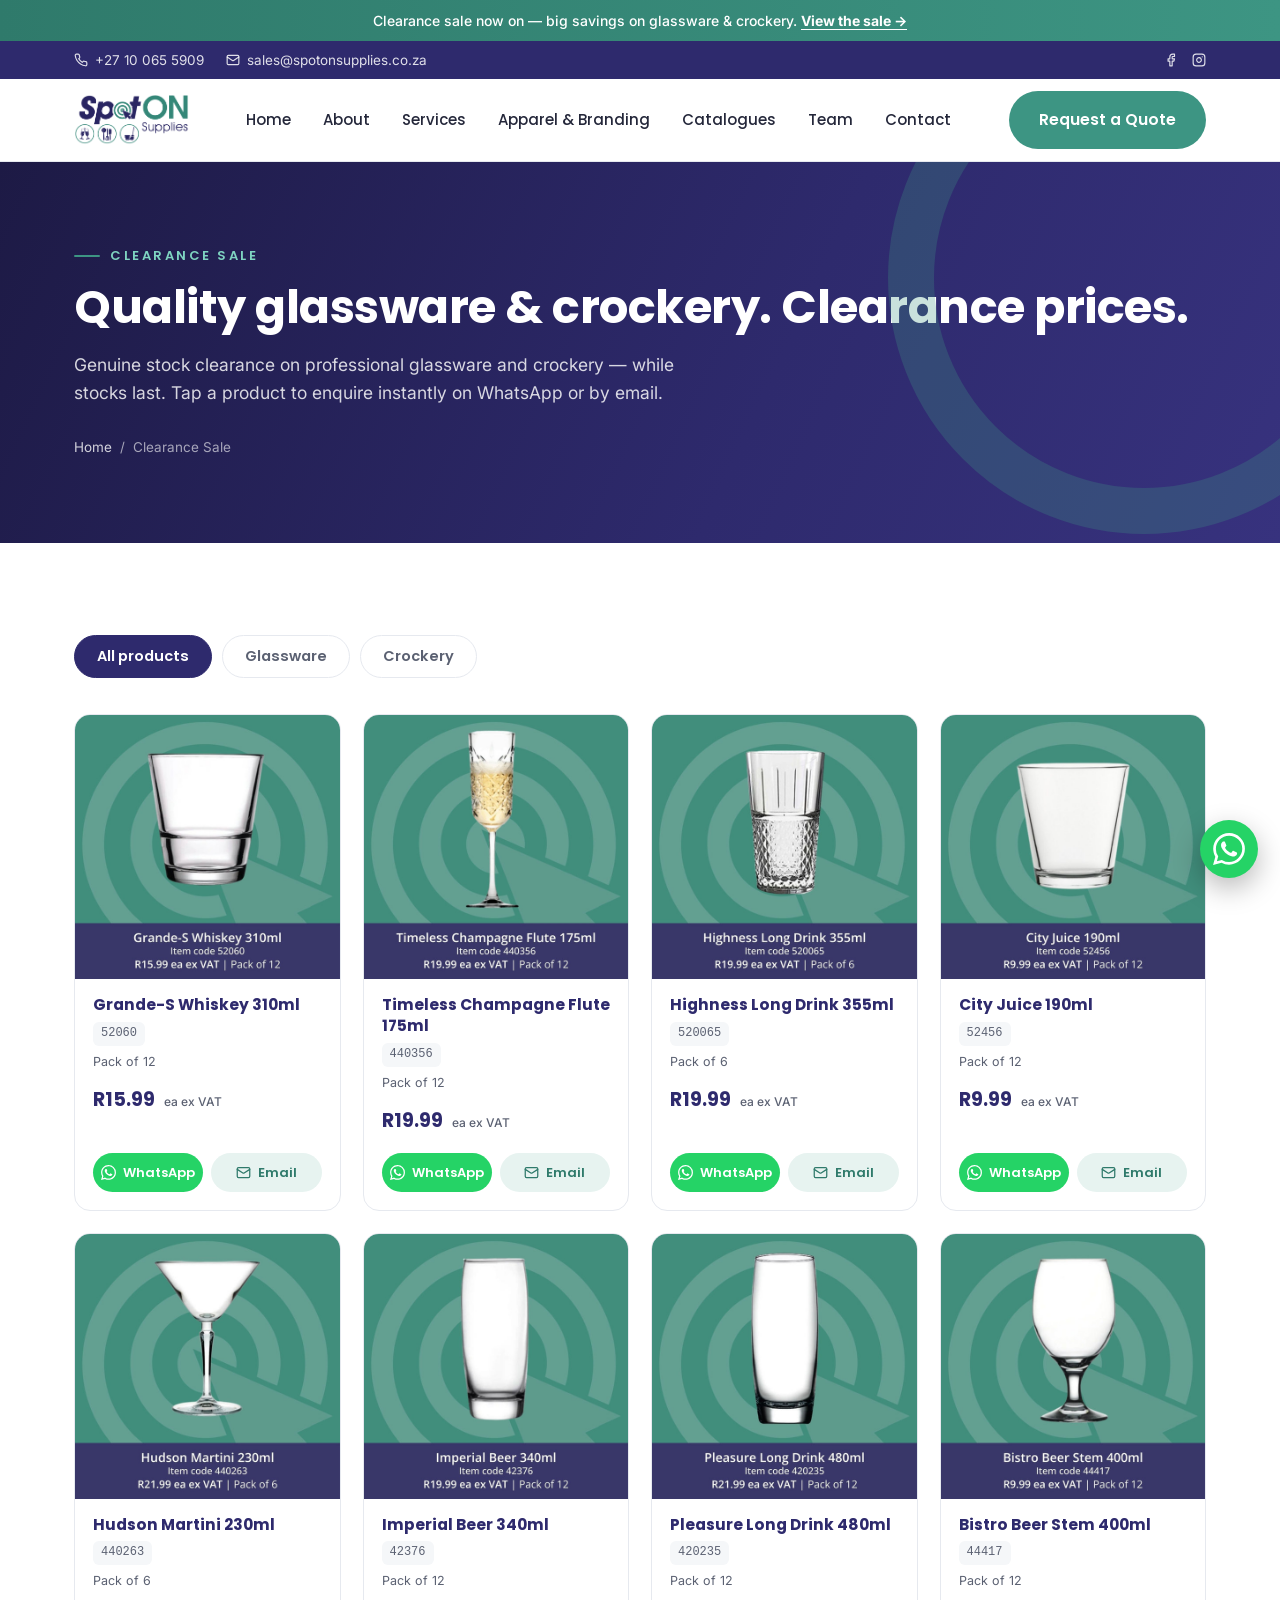
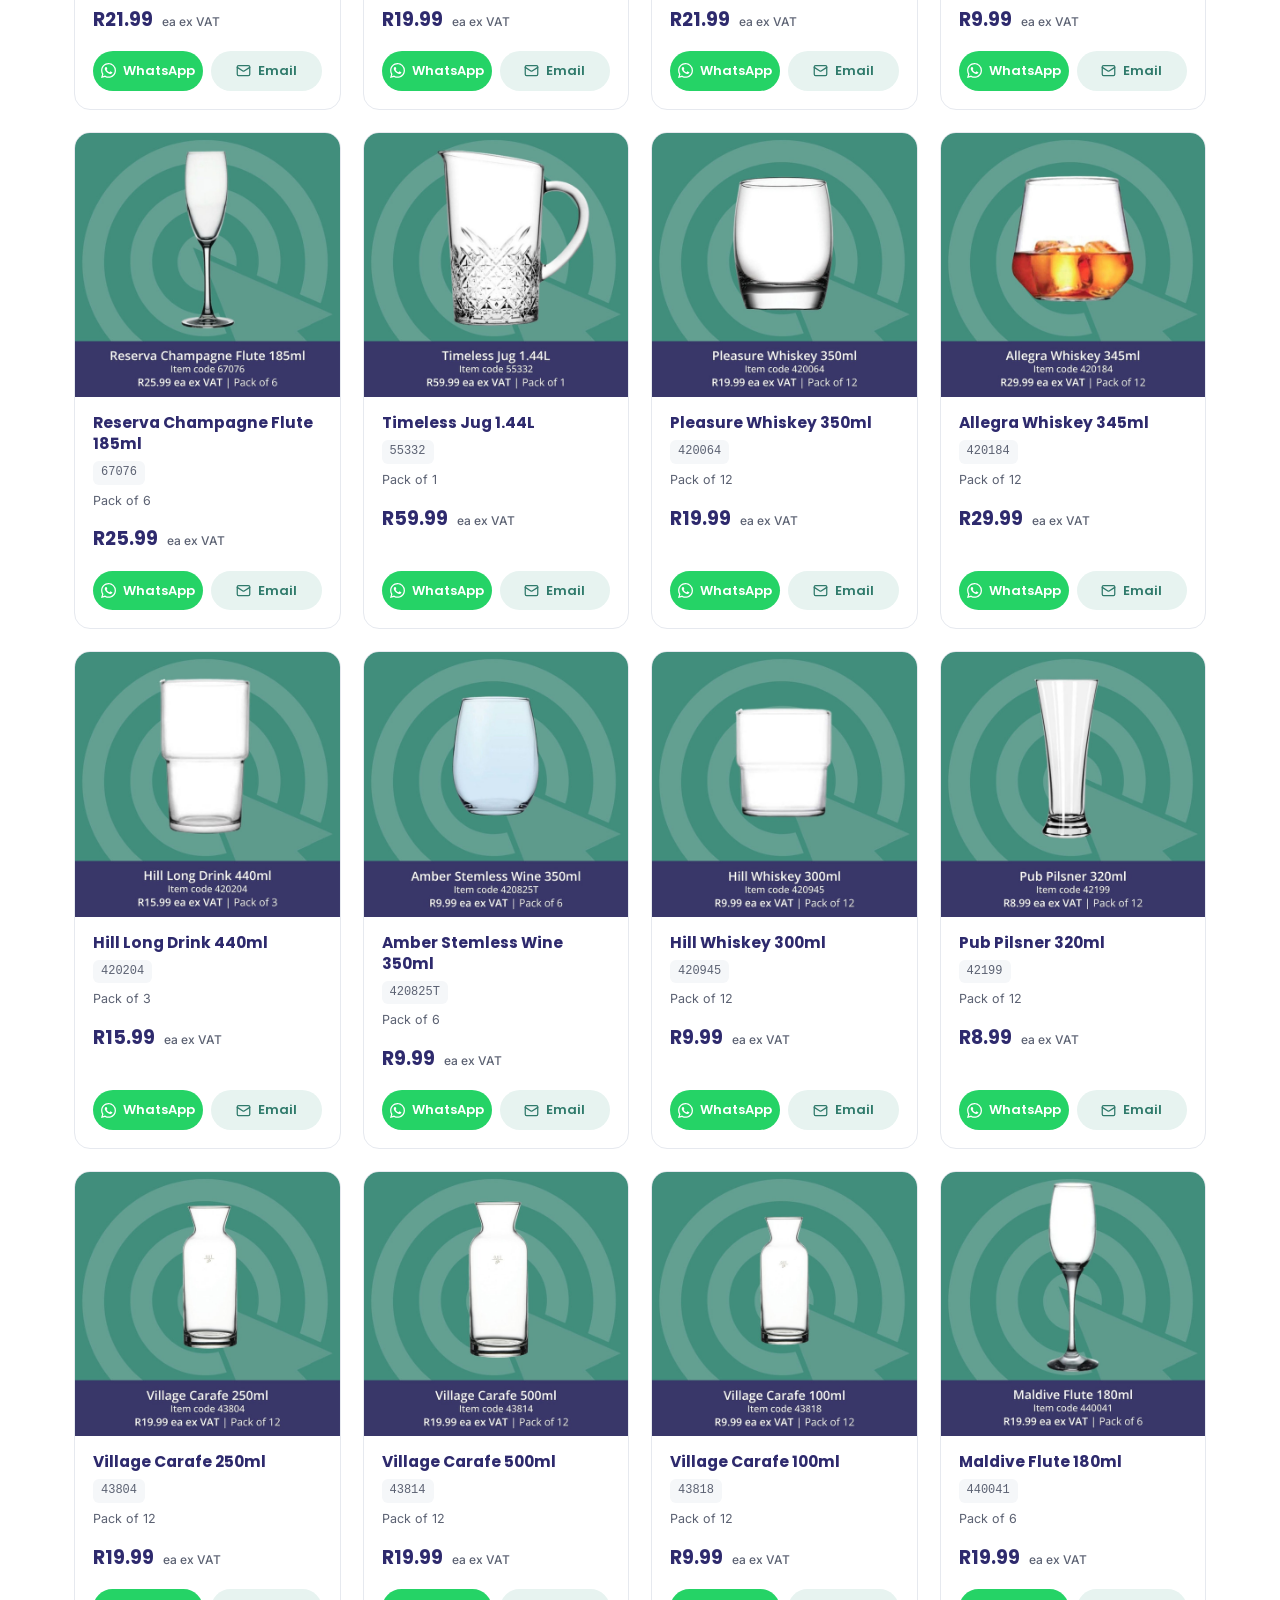
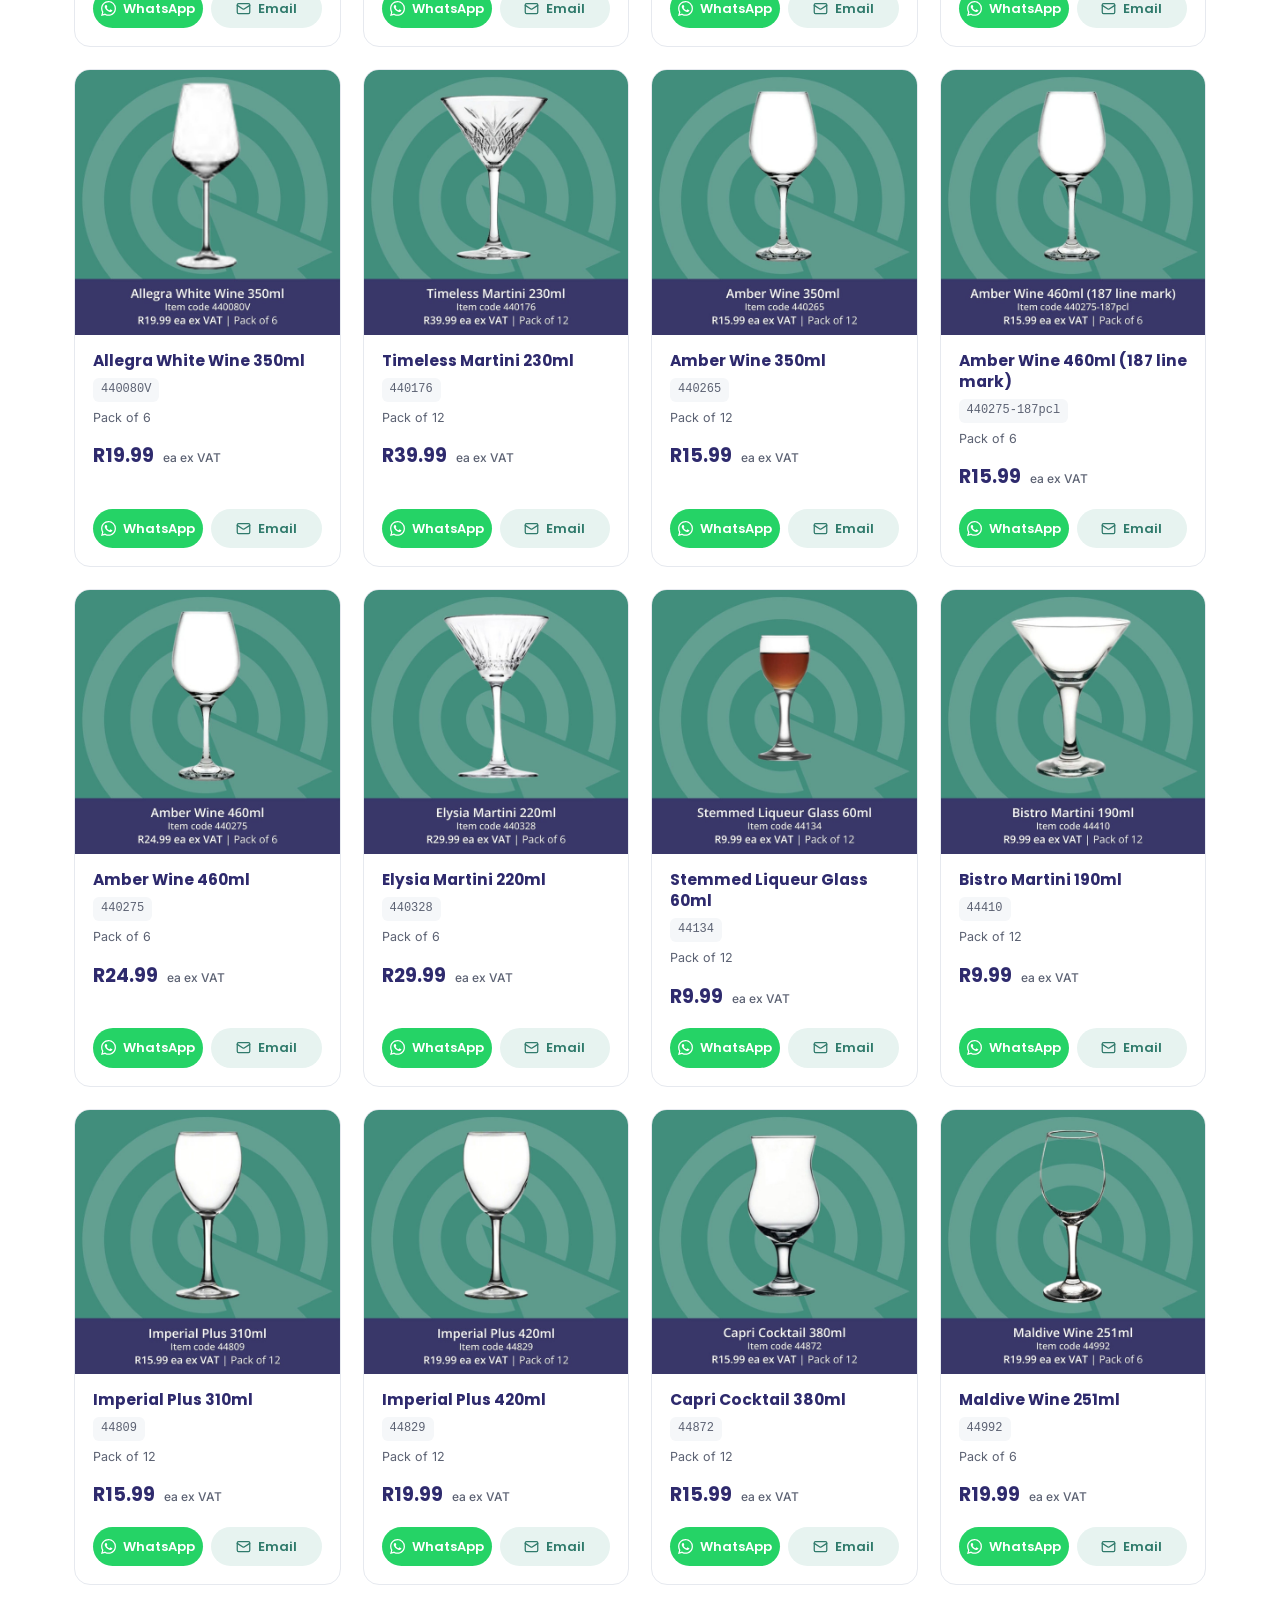
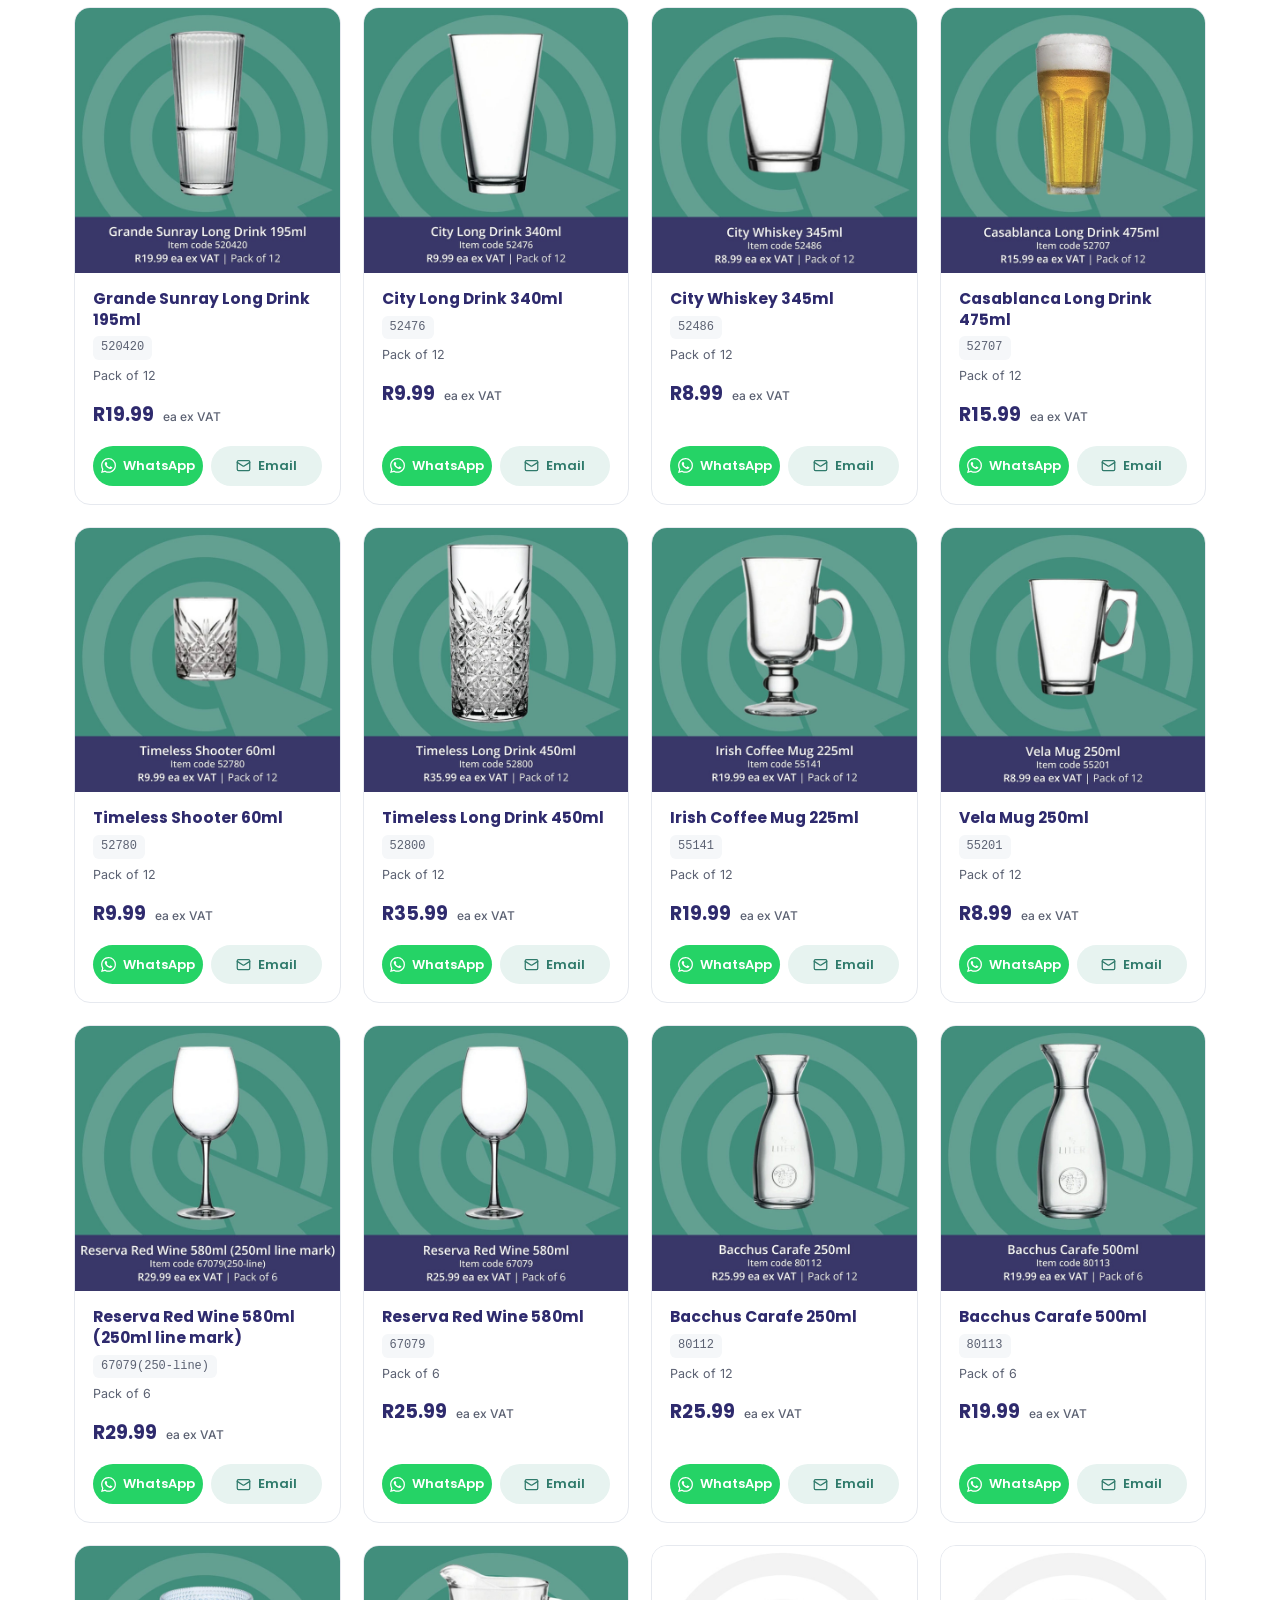
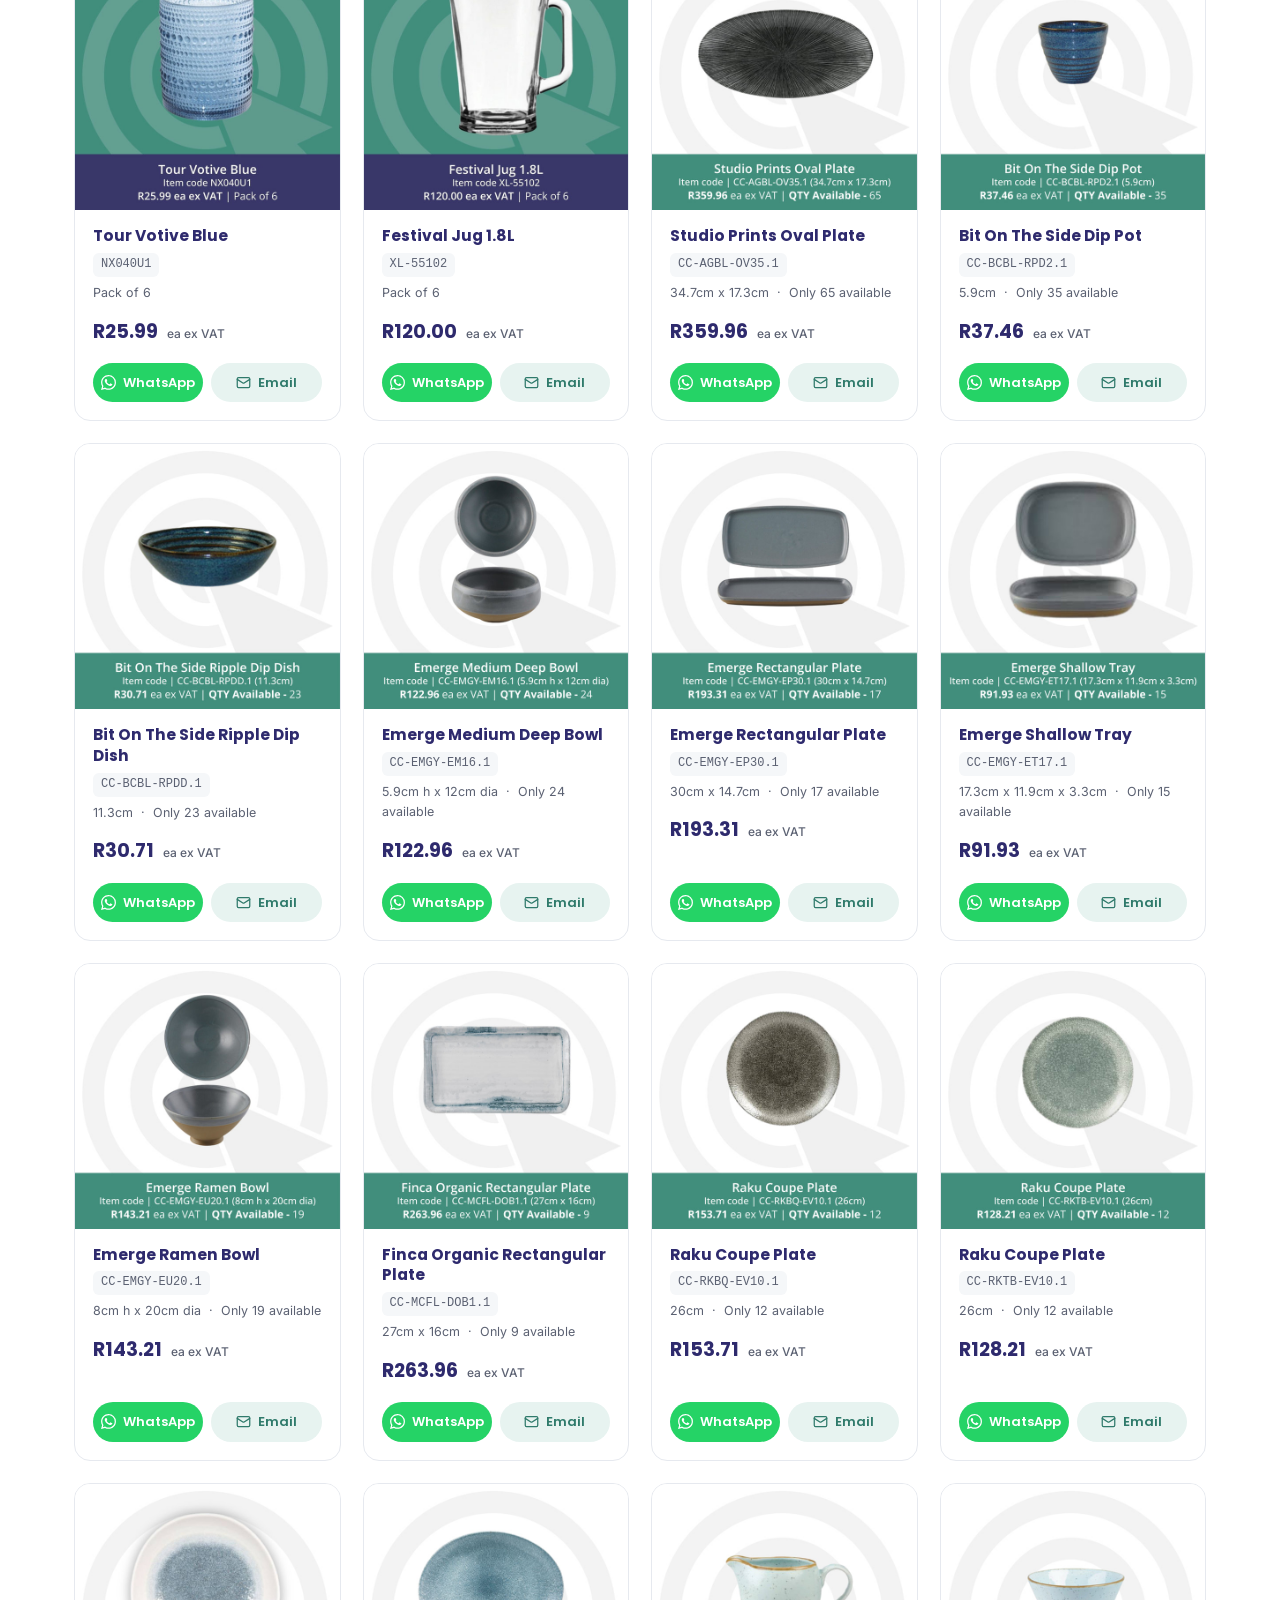
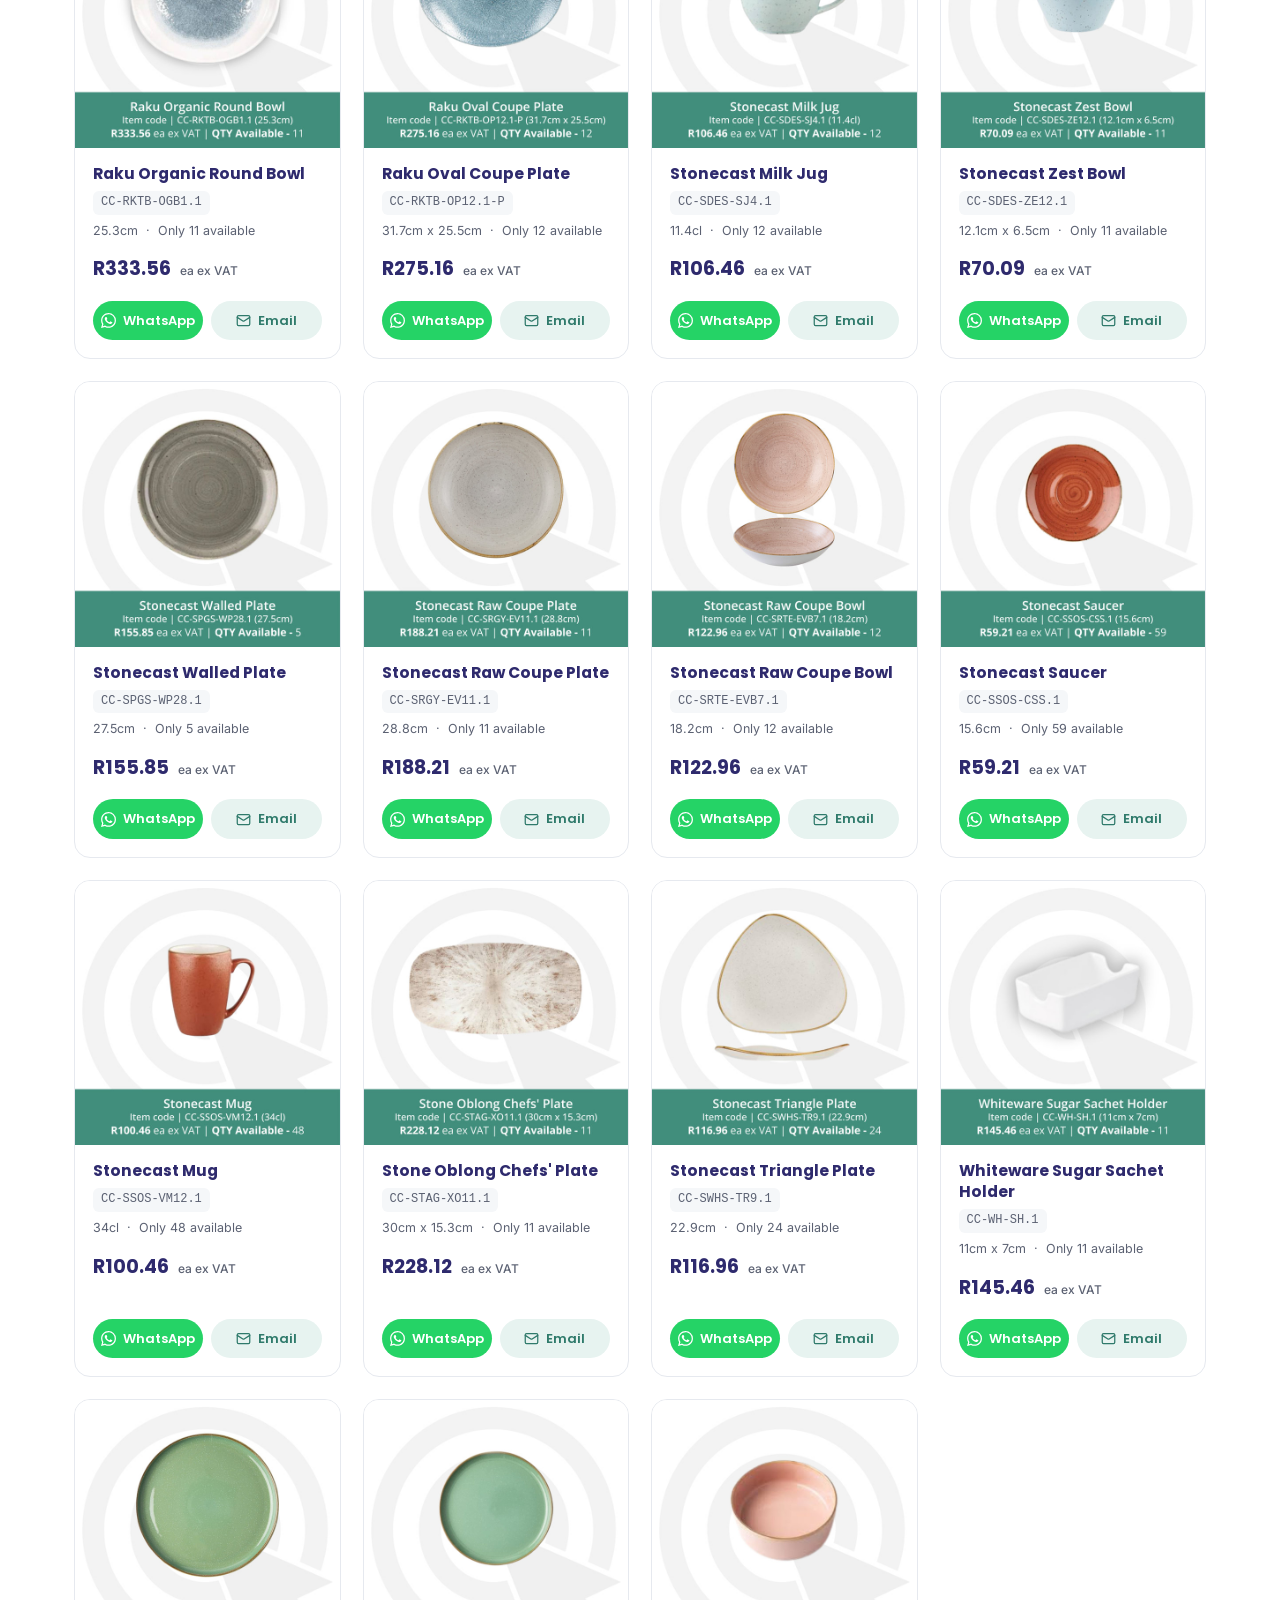
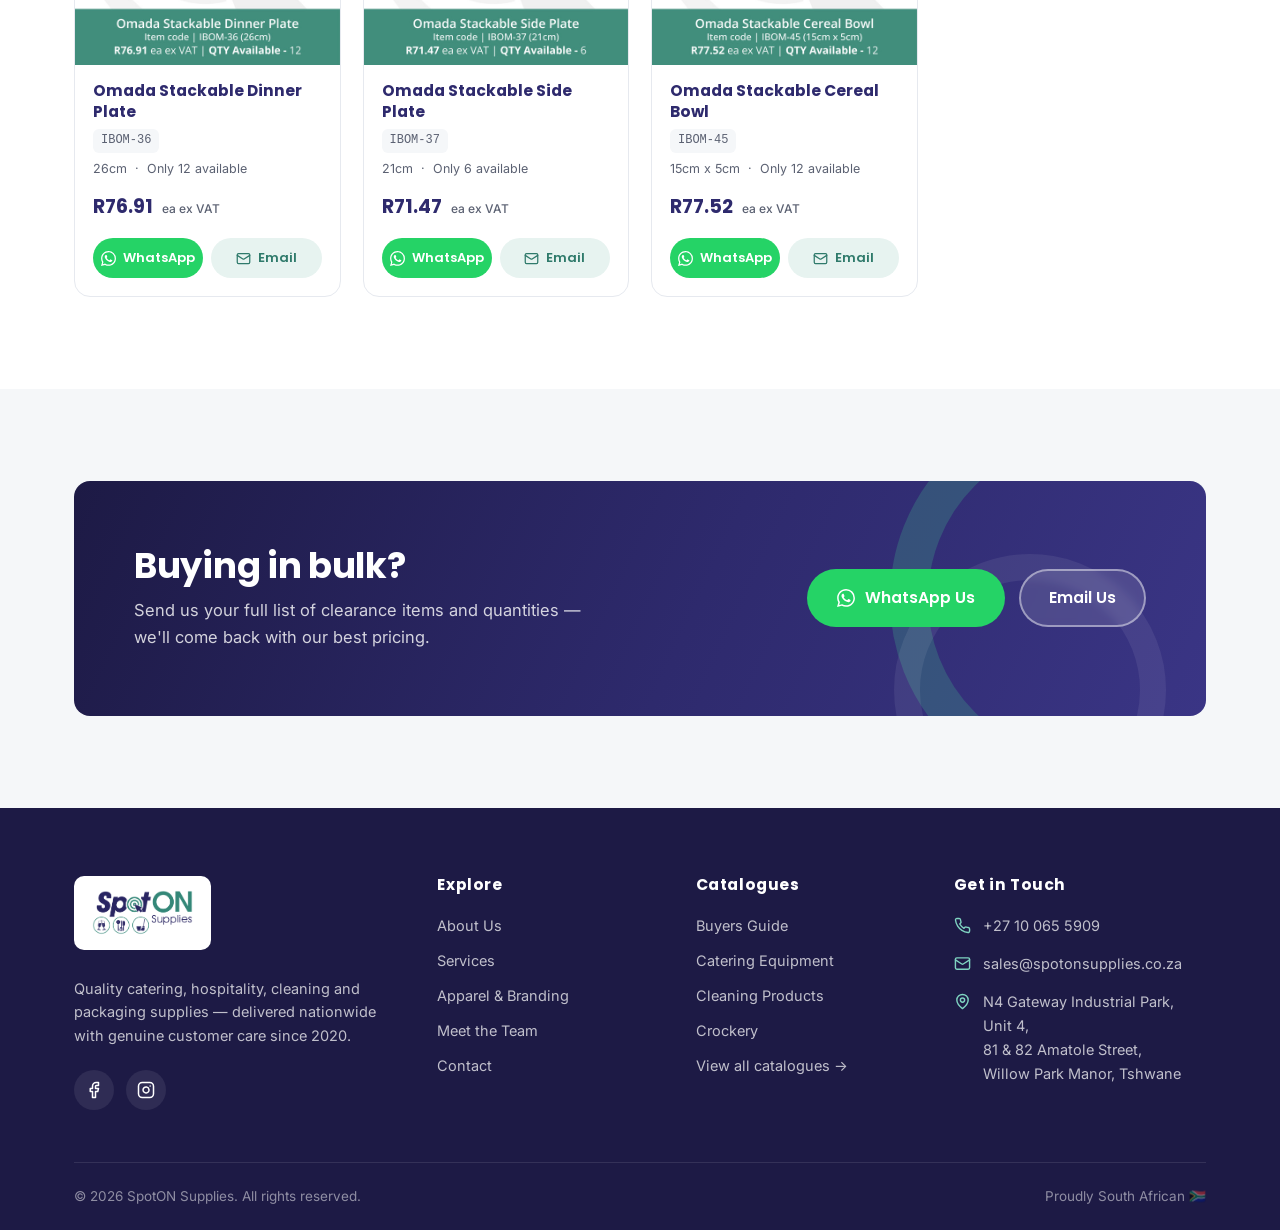
<file: clearance.html>
<!DOCTYPE html>
<html lang="en">
<head>
  <meta charset="UTF-8">
  <meta name="viewport" content="width=device-width, initial-scale=1.0">
  <title>Clearance Sale | SpotON Supplies</title>
  <meta name="description" content="SpotON Supplies clearance sale — big savings on quality glassware and crockery while stocks last. Enquire via WhatsApp or email.">
  <link rel="icon" type="image/png" href="assets/logo.png">
  <link rel="preconnect" href="https://fonts.googleapis.com">
  <link rel="preconnect" href="https://fonts.gstatic.com" crossorigin>
  <link href="https://fonts.googleapis.com/css2?family=Poppins:wght@500;600;700&family=Inter:wght@400;500;600&display=swap" rel="stylesheet">
  <link rel="stylesheet" href="css/styles.css">
</head>
<body>

  <div class="announce">
    Clearance sale now on — big savings on glassware &amp; crockery. <a href="clearance.html">View the sale &rarr;</a>
  </div>

  <div class="topbar">
    <div class="container">
      <div class="topbar-contacts">
        <a href="tel:+27100655909">
          <svg viewBox="0 0 24 24" fill="none" stroke="currentColor" stroke-width="2" stroke-linecap="round" stroke-linejoin="round"><path d="M22 16.92v3a2 2 0 0 1-2.18 2 19.79 19.79 0 0 1-8.63-3.07 19.5 19.5 0 0 1-6-6 19.79 19.79 0 0 1-3.07-8.67A2 2 0 0 1 4.11 2h3a2 2 0 0 1 2 1.72c.13.96.36 1.9.7 2.81a2 2 0 0 1-.45 2.11L8.09 9.91a16 16 0 0 0 6 6l1.27-1.27a2 2 0 0 1 2.11-.45c.91.34 1.85.57 2.81.7A2 2 0 0 1 22 16.92z"/></svg>
          +27 10 065 5909
        </a>
        <a href="mailto:sales@spotonsupplies.co.za">
          <svg viewBox="0 0 24 24" fill="none" stroke="currentColor" stroke-width="2" stroke-linecap="round" stroke-linejoin="round"><rect x="2" y="4" width="20" height="16" rx="2"/><path d="m22 7-8.97 5.7a1.94 1.94 0 0 1-2.06 0L2 7"/></svg>
          sales@spotonsupplies.co.za
        </a>
      </div>
      <div class="topbar-social">
        <a href="https://www.facebook.com/SpotOnSuppliesZA" target="_blank" rel="noopener" aria-label="Facebook">
          <svg viewBox="0 0 24 24" fill="none" stroke="currentColor" stroke-width="2" stroke-linecap="round" stroke-linejoin="round"><path d="M18 2h-3a5 5 0 0 0-5 5v3H7v4h3v8h4v-8h3l1-4h-4V7a1 1 0 0 1 1-1h3z"/></svg>
        </a>
        <a href="https://www.instagram.com/spotonsuppliesza/" target="_blank" rel="noopener" aria-label="Instagram">
          <svg viewBox="0 0 24 24" fill="none" stroke="currentColor" stroke-width="2" stroke-linecap="round" stroke-linejoin="round"><rect x="2" y="2" width="20" height="20" rx="5"/><path d="M16 11.37A4 4 0 1 1 12.63 8 4 4 0 0 1 16 11.37z"/><line x1="17.5" y1="6.5" x2="17.51" y2="6.5"/></svg>
        </a>
      </div>
    </div>
  </div>

  <header class="site-header">
    <div class="container header-inner">
      <a class="brand" href="index.html"><img src="assets/logo.png" alt="SpotON Supplies logo"></a>
      <nav class="main-nav" aria-label="Main navigation">
        <a href="index.html">Home</a>
        <a href="about.html">About</a>
        <a href="services.html">Services</a>
        <a href="apparel-branding.html">Apparel &amp; Branding</a>
        <a href="catalogues.html">Catalogues</a>
        <a href="team.html">Team</a>
        <a href="contact.html">Contact</a>
      </nav>
      <div class="header-cta">
        <a class="btn btn-primary" href="contact.html">Request a Quote</a>
        <button class="nav-toggle" aria-label="Open menu" aria-expanded="false"><span></span><span></span><span></span></button>
      </div>
    </div>
  </header>

  <main>
    <section class="page-hero">
      <div class="container">
        <span class="eyebrow">Clearance Sale</span>
        <h1>Quality glassware &amp; crockery. Clearance prices.</h1>
        <p>Genuine stock clearance on professional glassware and crockery — while stocks last. Tap a product to enquire instantly on WhatsApp or by email.</p>
        <div class="breadcrumb"><a href="index.html">Home</a> &nbsp;/&nbsp; Clearance Sale</div>
      </div>
    </section>

    <section class="section">
      <div class="container">
        <div class="filter-tabs" role="tablist" aria-label="Filter products">
          <button class="active" data-filter="all">All products</button>
          <button data-filter="glassware">Glassware</button>
          <button data-filter="crockery">Crockery</button>
        </div>
        <div class="product-grid" id="product-grid"></div>
      </div>
    </section>

    <section class="section tint">
      <div class="container">
        <div class="cta-band reveal">
          <div>
            <h2>Buying in bulk?</h2>
            <p>Send us your full list of clearance items and quantities — we'll come back with our best pricing.</p>
          </div>
          <div class="actions">
            <a class="btn btn-wa" href="https://wa.me/27683971914?text=Hi%20SpotON%20Supplies!%20I%27d%20like%20a%20bulk%20quote%20on%20clearance%20stock." target="_blank" rel="noopener">
              <svg viewBox="0 0 24 24" fill="currentColor"><path d="M17.472 14.382c-.297-.149-1.758-.867-2.03-.967-.273-.099-.471-.148-.67.15-.197.297-.767.966-.94 1.164-.173.199-.347.223-.644.075-.297-.15-1.255-.463-2.39-1.475-.883-.788-1.48-1.761-1.653-2.059-.173-.297-.018-.458.13-.606.134-.133.297-.347.446-.52.149-.174.198-.298.297-.497.1-.198.05-.371-.025-.52-.075-.149-.669-1.612-.916-2.207-.242-.579-.487-.5-.669-.51-.173-.008-.371-.01-.57-.01-.198 0-.52.074-.792.372-.272.297-1.04 1.016-1.04 2.479 0 1.462 1.065 2.875 1.213 3.074.149.198 2.096 3.2 5.077 4.487.709.306 1.262.489 1.694.625.712.227 1.36.195 1.871.118.571-.085 1.758-.719 2.006-1.413.248-.694.248-1.289.173-1.413-.074-.124-.272-.198-.57-.347m-5.421 7.403h-.004a9.87 9.87 0 0 1-5.031-1.378l-.361-.214-3.741.982.998-3.648-.235-.374a9.86 9.86 0 0 1-1.51-5.26c.001-5.45 4.436-9.884 9.888-9.884 2.64 0 5.122 1.03 6.988 2.898a9.825 9.825 0 0 1 2.893 6.994c-.003 5.45-4.437 9.884-9.885 9.884m8.413-18.297A11.815 11.815 0 0 0 12.05 0C5.495 0 .16 5.335.157 11.892c0 2.096.547 4.142 1.588 5.945L.057 24l6.305-1.654a11.882 11.882 0 0 0 5.683 1.448h.005c6.554 0 11.89-5.335 11.893-11.893a11.821 11.821 0 0 0-3.48-8.413Z"/></svg>
              WhatsApp Us
            </a>
            <a class="btn btn-ghost-light" href="mailto:schanel@spotonsupplies.co.za?subject=Clearance%20Sale%20Bulk%20Enquiry">Email Us</a>
          </div>
        </div>
      </div>
    </section>
  </main>

  <footer class="site-footer">
    <div class="container">
      <div class="footer-main">
        <div class="footer-brand">
          <div class="logo-chip"><img src="assets/logo.png" alt="SpotON Supplies logo"></div>
          <p>Quality catering, hospitality, cleaning and packaging supplies — delivered nationwide with genuine customer care since 2020.</p>
          <div class="footer-social">
            <a href="https://www.facebook.com/SpotOnSuppliesZA" target="_blank" rel="noopener" aria-label="Facebook">
              <svg viewBox="0 0 24 24" fill="none" stroke="currentColor" stroke-width="2" stroke-linecap="round" stroke-linejoin="round"><path d="M18 2h-3a5 5 0 0 0-5 5v3H7v4h3v8h4v-8h3l1-4h-4V7a1 1 0 0 1 1-1h3z"/></svg>
            </a>
            <a href="https://www.instagram.com/spotonsuppliesza/" target="_blank" rel="noopener" aria-label="Instagram">
              <svg viewBox="0 0 24 24" fill="none" stroke="currentColor" stroke-width="2" stroke-linecap="round" stroke-linejoin="round"><rect x="2" y="2" width="20" height="20" rx="5"/><path d="M16 11.37A4 4 0 1 1 12.63 8 4 4 0 0 1 16 11.37z"/><line x1="17.5" y1="6.5" x2="17.51" y2="6.5"/></svg>
            </a>
          </div>
        </div>
        <div>
          <h4>Explore</h4>
          <ul class="footer-links">
            <li><a href="about.html">About Us</a></li>
            <li><a href="services.html">Services</a></li>
            <li><a href="apparel-branding.html">Apparel &amp; Branding</a></li>
            <li><a href="team.html">Meet the Team</a></li>
            <li><a href="contact.html">Contact</a></li>
          </ul>
        </div>
        <div>
          <h4>Catalogues</h4>
          <ul class="footer-links">
            <li><a href="catalogues.html">Buyers Guide</a></li>
            <li><a href="catalogues.html">Catering Equipment</a></li>
            <li><a href="catalogues.html">Cleaning Products</a></li>
            <li><a href="catalogues.html">Crockery</a></li>
            <li><a href="catalogues.html">View all catalogues &rarr;</a></li>
          </ul>
        </div>
        <div>
          <h4>Get in Touch</h4>
          <ul class="footer-contact">
            <li>
              <svg viewBox="0 0 24 24" fill="none" stroke="currentColor" stroke-width="2" stroke-linecap="round" stroke-linejoin="round"><path d="M22 16.92v3a2 2 0 0 1-2.18 2 19.79 19.79 0 0 1-8.63-3.07 19.5 19.5 0 0 1-6-6 19.79 19.79 0 0 1-3.07-8.67A2 2 0 0 1 4.11 2h3a2 2 0 0 1 2 1.72c.13.96.36 1.9.7 2.81a2 2 0 0 1-.45 2.11L8.09 9.91a16 16 0 0 0 6 6l1.27-1.27a2 2 0 0 1 2.11-.45c.91.34 1.85.57 2.81.7A2 2 0 0 1 22 16.92z"/></svg>
              <a href="tel:+27100655909">+27 10 065 5909</a>
            </li>
            <li>
              <svg viewBox="0 0 24 24" fill="none" stroke="currentColor" stroke-width="2" stroke-linecap="round" stroke-linejoin="round"><rect x="2" y="4" width="20" height="16" rx="2"/><path d="m22 7-8.97 5.7a1.94 1.94 0 0 1-2.06 0L2 7"/></svg>
              <a href="mailto:sales@spotonsupplies.co.za">sales@spotonsupplies.co.za</a>
            </li>
            <li>
              <svg viewBox="0 0 24 24" fill="none" stroke="currentColor" stroke-width="2" stroke-linecap="round" stroke-linejoin="round"><path d="M20 10c0 6-8 12-8 12s-8-6-8-12a8 8 0 0 1 16 0Z"/><circle cx="12" cy="10" r="3"/></svg>
              <span>N4 Gateway Industrial Park, Unit 4,<br>81 &amp; 82 Amatole Street,<br>Willow Park Manor, Tshwane</span>
            </li>
          </ul>
        </div>
      </div>
      <div class="footer-bottom">
        <span>&copy; 2026 SpotON Supplies. All rights reserved.</span>
        <span>Proudly South African 🇿🇦</span>
      </div>
    </div>
  </footer>

  <a class="wa-float" href="https://wa.me/27683971914?text=Hi%20SpotON%20Supplies!%20I%20have%20an%20enquiry." target="_blank" rel="noopener" aria-label="Chat with us on WhatsApp">
    <svg viewBox="0 0 24 24" fill="currentColor"><path d="M17.472 14.382c-.297-.149-1.758-.867-2.03-.967-.273-.099-.471-.148-.67.15-.197.297-.767.966-.94 1.164-.173.199-.347.223-.644.075-.297-.15-1.255-.463-2.39-1.475-.883-.788-1.48-1.761-1.653-2.059-.173-.297-.018-.458.13-.606.134-.133.297-.347.446-.52.149-.174.198-.298.297-.497.1-.198.05-.371-.025-.52-.075-.149-.669-1.612-.916-2.207-.242-.579-.487-.5-.669-.51-.173-.008-.371-.01-.57-.01-.198 0-.52.074-.792.372-.272.297-1.04 1.016-1.04 2.479 0 1.462 1.065 2.875 1.213 3.074.149.198 2.096 3.2 5.077 4.487.709.306 1.262.489 1.694.625.712.227 1.36.195 1.871.118.571-.085 1.758-.719 2.006-1.413.248-.694.248-1.289.173-1.413-.074-.124-.272-.198-.57-.347m-5.421 7.403h-.004a9.87 9.87 0 0 1-5.031-1.378l-.361-.214-3.741.982.998-3.648-.235-.374a9.86 9.86 0 0 1-1.51-5.26c.001-5.45 4.436-9.884 9.888-9.884 2.64 0 5.122 1.03 6.988 2.898a9.825 9.825 0 0 1 2.893 6.994c-.003 5.45-4.437 9.884-9.885 9.884m8.413-18.297A11.815 11.815 0 0 0 12.05 0C5.495 0 .16 5.335.157 11.892c0 2.096.547 4.142 1.588 5.945L.057 24l6.305-1.654a11.882 11.882 0 0 0 5.683 1.448h.005c6.554 0 11.89-5.335 11.893-11.893a11.821 11.821 0 0 0-3.48-8.413Z"/></svg>
  </a>

  <script src="js/main.js"></script>
  <script src="js/clearance-data.js"></script>
  <script>
    (function () {
      const grid = document.getElementById("product-grid");
      const WA_NUMBER = "27683971914"; // Schanel — general & clearance enquiries

      const fmtR = (v) => "R" + v.toLocaleString("en-ZA", { minimumFractionDigits: 2, maximumFractionDigits: 2 });

      function render(filter) {
        grid.innerHTML = "";
        CLEARANCE_ITEMS.filter((p) => filter === "all" || p.cat === filter).forEach((p) => {
          const name = p.name || "Crockery item";
          const waText = encodeURIComponent("Hi SpotON Supplies! Clearance enquiry: " + name + " [" + p.code + "]");
          const mailSubj = encodeURIComponent("Clearance Sale Enquiry: " + (p.name ? name + " [" + p.code + "]" : "Item code | " + p.code));
          let price;
          if (p.price != null) {
            price = '<span class="now">' + fmtR(p.price) + "</span>" +
              (p.was != null ? '<span class="was">' + fmtR(p.was) + "</span>" : "") +
              '<span class="unit">ea ex VAT</span>';
          } else {
            price = '<span class="poa">Enquire for price</span>';
          }
          const meta = [
            p.size || null,
            p.pack ? "Pack of " + p.pack : null,
            p.qty != null ? "Only " + p.qty + " available" : null
          ].filter(Boolean).join(" &nbsp;·&nbsp; ");
          const card = document.createElement("div");
          card.className = "product-card";
          card.innerHTML =
            '<img class="p-img" src="' + p.img + '" alt="' + name + '" loading="lazy">' +
            '<div class="p-body">' +
              "<h3>" + name + "</h3>" +
              '<span class="p-code">' + p.code + "</span>" +
              (meta ? '<div class="p-meta">' + meta + "</div>" : "") +
              '<div class="p-price">' + price + "</div>" +
              '<div class="p-actions">' +
                '<a class="act-wa" href="https://wa.me/' + WA_NUMBER + "?text=" + waText + '" target="_blank" rel="noopener">' +
                  '<svg viewBox="0 0 24 24" fill="currentColor"><path d="M17.472 14.382c-.297-.149-1.758-.867-2.03-.967-.273-.099-.471-.148-.67.15-.197.297-.767.966-.94 1.164-.173.199-.347.223-.644.075-.297-.15-1.255-.463-2.39-1.475-.883-.788-1.48-1.761-1.653-2.059-.173-.297-.018-.458.13-.606.134-.133.297-.347.446-.52.149-.174.198-.298.297-.497.1-.198.05-.371-.025-.52-.075-.149-.669-1.612-.916-2.207-.242-.579-.487-.5-.669-.51-.173-.008-.371-.01-.57-.01-.198 0-.52.074-.792.372-.272.297-1.04 1.016-1.04 2.479 0 1.462 1.065 2.875 1.213 3.074.149.198 2.096 3.2 5.077 4.487.709.306 1.262.489 1.694.625.712.227 1.36.195 1.871.118.571-.085 1.758-.719 2.006-1.413.248-.694.248-1.289.173-1.413-.074-.124-.272-.198-.57-.347m-5.421 7.403h-.004a9.87 9.87 0 0 1-5.031-1.378l-.361-.214-3.741.982.998-3.648-.235-.374a9.86 9.86 0 0 1-1.51-5.26c.001-5.45 4.436-9.884 9.888-9.884 2.64 0 5.122 1.03 6.988 2.898a9.825 9.825 0 0 1 2.893 6.994c-.003 5.45-4.437 9.884-9.885 9.884m8.413-18.297A11.815 11.815 0 0 0 12.05 0C5.495 0 .16 5.335.157 11.892c0 2.096.547 4.142 1.588 5.945L.057 24l6.305-1.654a11.882 11.882 0 0 0 5.683 1.448h.005c6.554 0 11.89-5.335 11.893-11.893a11.821 11.821 0 0 0-3.48-8.413Z"/></svg>' +
                  "WhatsApp</a>" +
                '<a class="act-mail" href="mailto:' + p.email + "?subject=" + mailSubj + '">' +
                  '<svg viewBox="0 0 24 24" fill="none" stroke="currentColor" stroke-width="2" stroke-linecap="round" stroke-linejoin="round"><rect x="2" y="4" width="20" height="16" rx="2"/><path d="m22 7-8.97 5.7a1.94 1.94 0 0 1-2.06 0L2 7"/></svg>' +
                  "Email</a>" +
              "</div>" +
            "</div>";
          grid.appendChild(card);
        });
      }

      document.querySelectorAll(".filter-tabs button").forEach((btn) => {
        btn.addEventListener("click", () => {
          document.querySelectorAll(".filter-tabs button").forEach((b) => b.classList.remove("active"));
          btn.classList.add("active");
          render(btn.dataset.filter);
        });
      });

      render("all");
    })();
  </script>
</body>
</html>
</file>
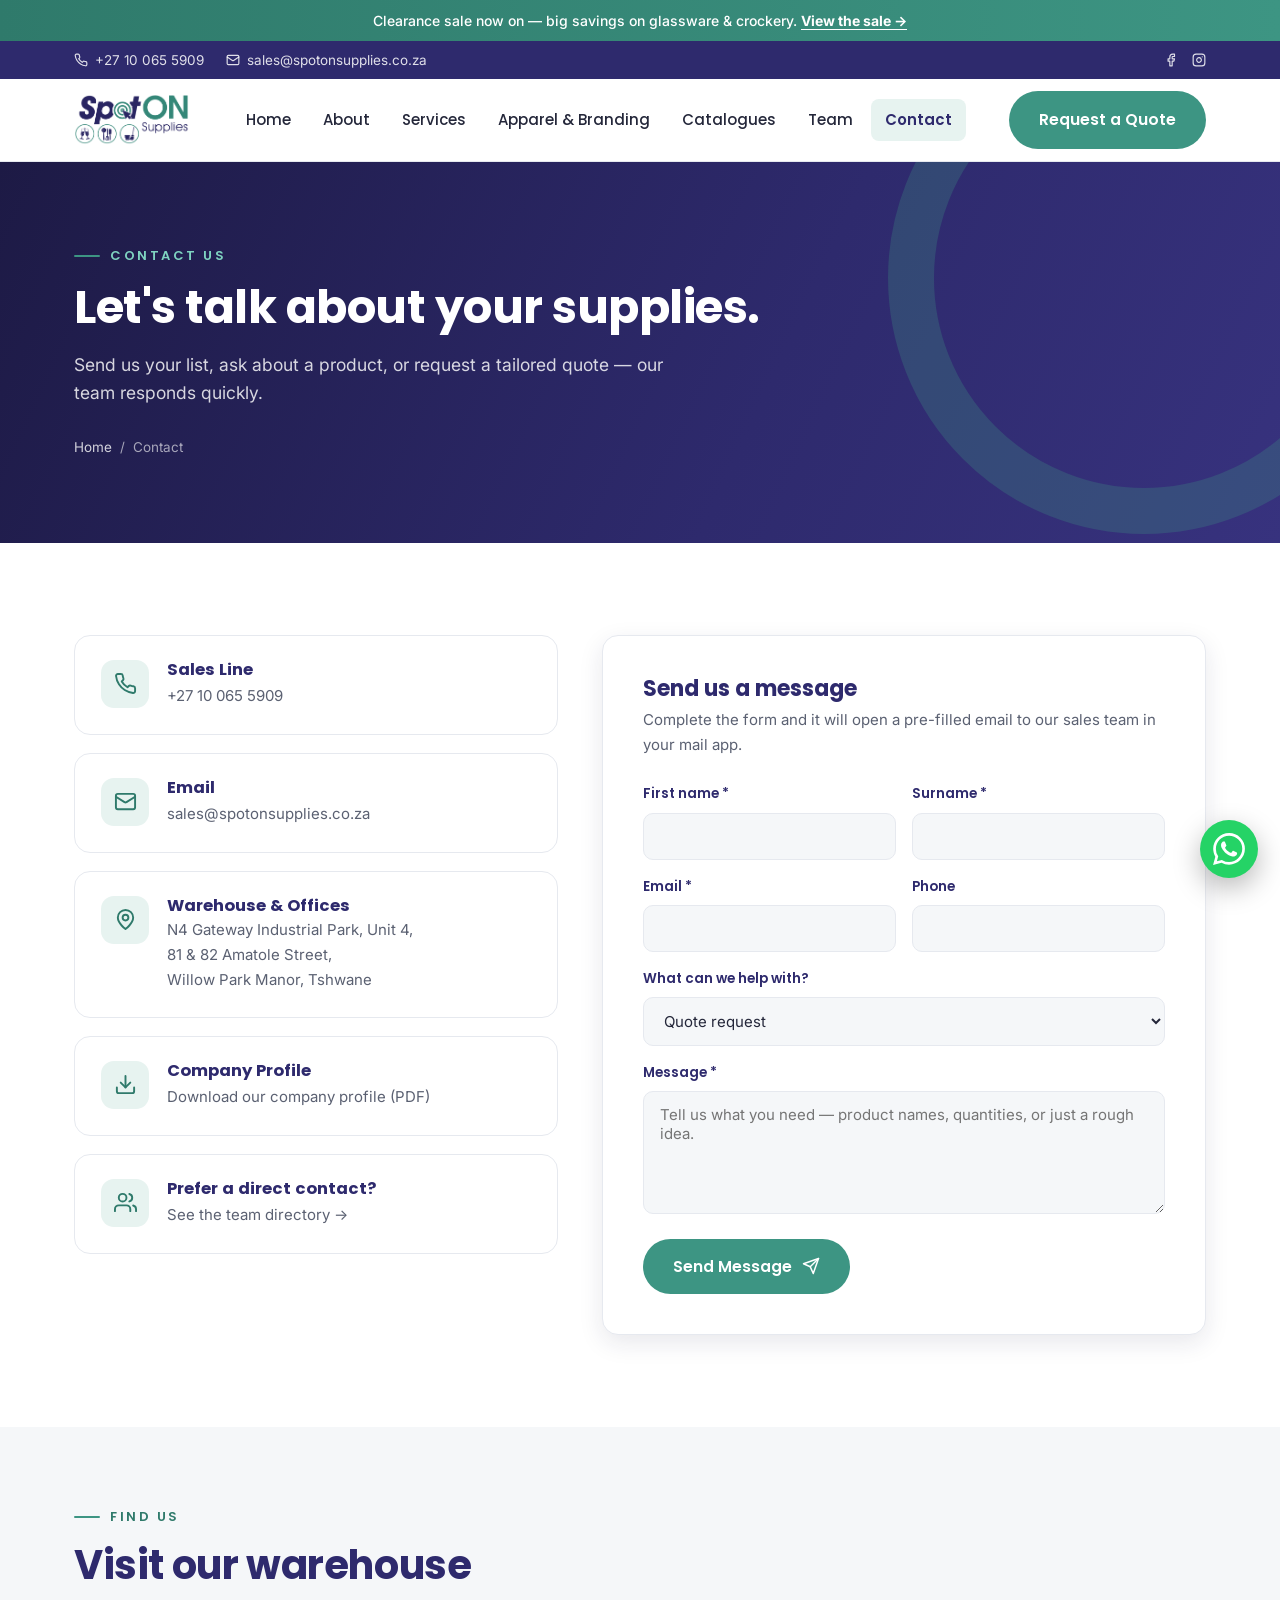
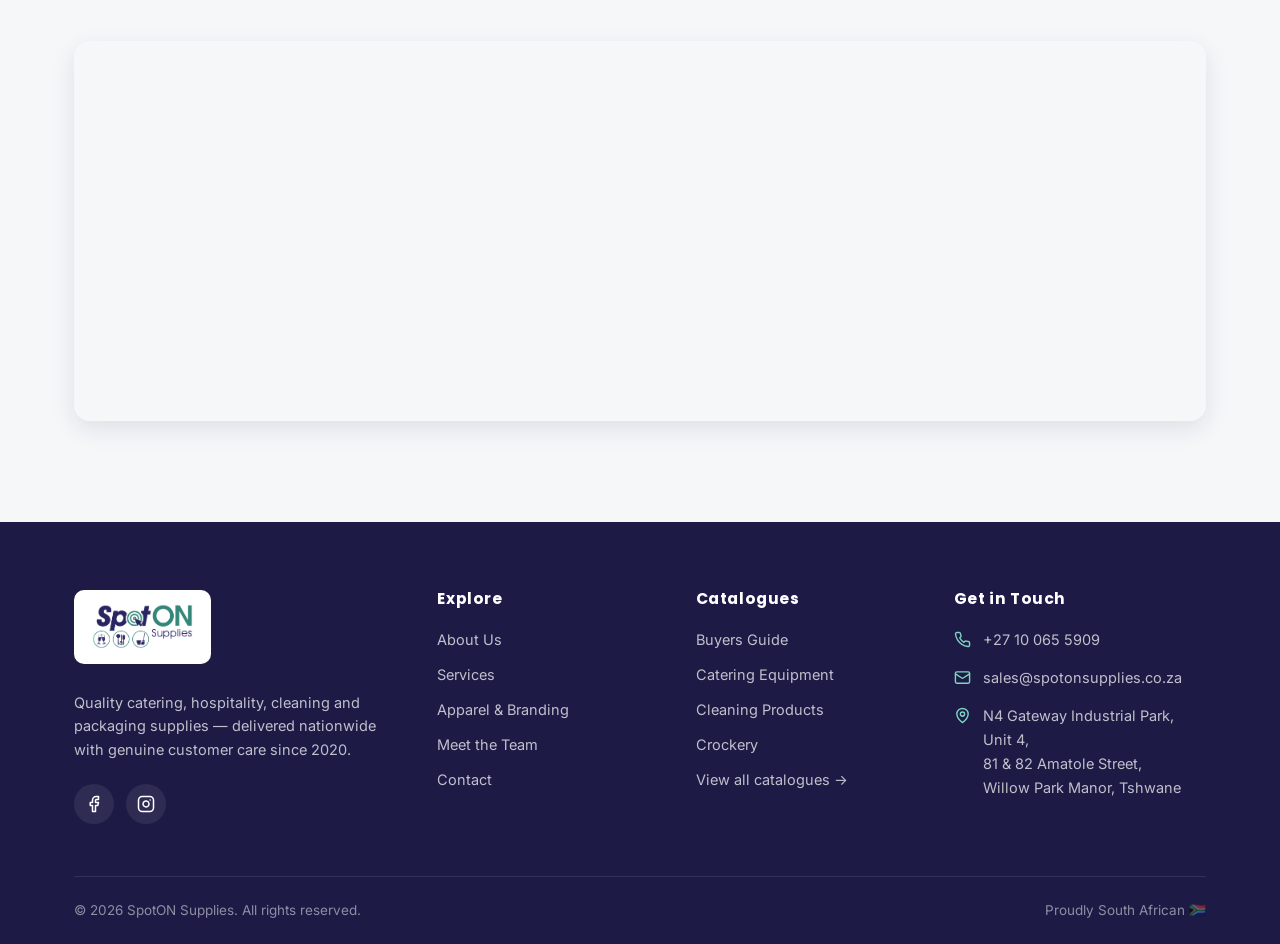
<file: contact.html>
<!DOCTYPE html>
<html lang="en">
<head>
  <meta charset="UTF-8">
  <meta name="viewport" content="width=device-width, initial-scale=1.0">
  <title>Contact Us | SpotON Supplies</title>
  <meta name="description" content="Get in touch with SpotON Supplies for quotes and enquiries. Phone +27 10 065 5909 or email sales@spotonsupplies.co.za. N4 Gateway Industrial Park, Tshwane.">
  <link rel="icon" type="image/png" href="assets/logo.png">
  <link rel="preconnect" href="https://fonts.googleapis.com">
  <link rel="preconnect" href="https://fonts.gstatic.com" crossorigin>
  <link href="https://fonts.googleapis.com/css2?family=Poppins:wght@500;600;700&family=Inter:wght@400;500;600&display=swap" rel="stylesheet">
  <link rel="stylesheet" href="css/styles.css">
</head>
<body>

  <div class="announce">
    Clearance sale now on — big savings on glassware &amp; crockery. <a href="clearance.html">View the sale &rarr;</a>
  </div>

  <div class="topbar">
    <div class="container">
      <div class="topbar-contacts">
        <a href="tel:+27100655909">
          <svg viewBox="0 0 24 24" fill="none" stroke="currentColor" stroke-width="2" stroke-linecap="round" stroke-linejoin="round"><path d="M22 16.92v3a2 2 0 0 1-2.18 2 19.79 19.79 0 0 1-8.63-3.07 19.5 19.5 0 0 1-6-6 19.79 19.79 0 0 1-3.07-8.67A2 2 0 0 1 4.11 2h3a2 2 0 0 1 2 1.72c.13.96.36 1.9.7 2.81a2 2 0 0 1-.45 2.11L8.09 9.91a16 16 0 0 0 6 6l1.27-1.27a2 2 0 0 1 2.11-.45c.91.34 1.85.57 2.81.7A2 2 0 0 1 22 16.92z"/></svg>
          +27 10 065 5909
        </a>
        <a href="mailto:sales@spotonsupplies.co.za">
          <svg viewBox="0 0 24 24" fill="none" stroke="currentColor" stroke-width="2" stroke-linecap="round" stroke-linejoin="round"><rect x="2" y="4" width="20" height="16" rx="2"/><path d="m22 7-8.97 5.7a1.94 1.94 0 0 1-2.06 0L2 7"/></svg>
          sales@spotonsupplies.co.za
        </a>
      </div>
      <div class="topbar-social">
        <a href="https://www.facebook.com/SpotOnSuppliesZA" target="_blank" rel="noopener" aria-label="Facebook">
          <svg viewBox="0 0 24 24" fill="none" stroke="currentColor" stroke-width="2" stroke-linecap="round" stroke-linejoin="round"><path d="M18 2h-3a5 5 0 0 0-5 5v3H7v4h3v8h4v-8h3l1-4h-4V7a1 1 0 0 1 1-1h3z"/></svg>
        </a>
        <a href="https://www.instagram.com/spotonsuppliesza/" target="_blank" rel="noopener" aria-label="Instagram">
          <svg viewBox="0 0 24 24" fill="none" stroke="currentColor" stroke-width="2" stroke-linecap="round" stroke-linejoin="round"><rect x="2" y="2" width="20" height="20" rx="5"/><path d="M16 11.37A4 4 0 1 1 12.63 8 4 4 0 0 1 16 11.37z"/><line x1="17.5" y1="6.5" x2="17.51" y2="6.5"/></svg>
        </a>
      </div>
    </div>
  </div>

  <header class="site-header">
    <div class="container header-inner">
      <a class="brand" href="index.html"><img src="assets/logo.png" alt="SpotON Supplies logo"></a>
      <nav class="main-nav" aria-label="Main navigation">
        <a href="index.html">Home</a>
        <a href="about.html">About</a>
        <a href="services.html">Services</a>
        <a href="apparel-branding.html">Apparel &amp; Branding</a>
        <a href="catalogues.html">Catalogues</a>
        <a href="team.html">Team</a>
        <a href="contact.html">Contact</a>
      </nav>
      <div class="header-cta">
        <a class="btn btn-primary" href="contact.html">Request a Quote</a>
        <button class="nav-toggle" aria-label="Open menu" aria-expanded="false"><span></span><span></span><span></span></button>
      </div>
    </div>
  </header>

  <main>
    <section class="page-hero">
      <div class="container">
        <span class="eyebrow">Contact Us</span>
        <h1>Let's talk about your supplies.</h1>
        <p>Send us your list, ask about a product, or request a tailored quote — our team responds quickly.</p>
        <div class="breadcrumb"><a href="index.html">Home</a> &nbsp;/&nbsp; Contact</div>
      </div>
    </section>

    <section class="section">
      <div class="container contact-layout">

        <div class="reveal">
          <div class="info-card">
            <span class="icon"><svg viewBox="0 0 24 24" fill="none" stroke="currentColor" stroke-width="2" stroke-linecap="round" stroke-linejoin="round"><path d="M22 16.92v3a2 2 0 0 1-2.18 2 19.79 19.79 0 0 1-8.63-3.07 19.5 19.5 0 0 1-6-6 19.79 19.79 0 0 1-3.07-8.67A2 2 0 0 1 4.11 2h3a2 2 0 0 1 2 1.72c.13.96.36 1.9.7 2.81a2 2 0 0 1-.45 2.11L8.09 9.91a16 16 0 0 0 6 6l1.27-1.27a2 2 0 0 1 2.11-.45c.91.34 1.85.57 2.81.7A2 2 0 0 1 22 16.92z"/></svg></span>
            <div>
              <h3>Sales Line</h3>
              <a href="tel:+27100655909">+27 10 065 5909</a>
            </div>
          </div>
          <div class="info-card">
            <span class="icon"><svg viewBox="0 0 24 24" fill="none" stroke="currentColor" stroke-width="2" stroke-linecap="round" stroke-linejoin="round"><rect x="2" y="4" width="20" height="16" rx="2"/><path d="m22 7-8.97 5.7a1.94 1.94 0 0 1-2.06 0L2 7"/></svg></span>
            <div>
              <h3>Email</h3>
              <a href="mailto:sales@spotonsupplies.co.za">sales@spotonsupplies.co.za</a>
            </div>
          </div>
          <div class="info-card">
            <span class="icon"><svg viewBox="0 0 24 24" fill="none" stroke="currentColor" stroke-width="2" stroke-linecap="round" stroke-linejoin="round"><path d="M20 10c0 6-8 12-8 12s-8-6-8-12a8 8 0 0 1 16 0Z"/><circle cx="12" cy="10" r="3"/></svg></span>
            <div>
              <h3>Warehouse &amp; Offices</h3>
              <p>N4 Gateway Industrial Park, Unit 4,<br>81 &amp; 82 Amatole Street,<br>Willow Park Manor, Tshwane</p>
            </div>
          </div>
          <div class="info-card">
            <span class="icon"><svg viewBox="0 0 24 24" fill="none" stroke="currentColor" stroke-width="2" stroke-linecap="round" stroke-linejoin="round"><path d="M21 15v4a2 2 0 0 1-2 2H5a2 2 0 0 1-2-2v-4"/><polyline points="7 10 12 15 17 10"/><line x1="12" y1="15" x2="12" y2="3"/></svg></span>
            <div>
              <h3>Company Profile</h3>
              <a href="https://www.spotonsupplies.co.za/_files/ugd/a761e2_e5c71850fe9f4452b3bd1db92864e31a.pdf" target="_blank" rel="noopener">Download our company profile (PDF)</a>
            </div>
          </div>
          <div class="info-card">
            <span class="icon"><svg viewBox="0 0 24 24" fill="none" stroke="currentColor" stroke-width="2" stroke-linecap="round" stroke-linejoin="round"><path d="M17 21v-2a4 4 0 0 0-4-4H5a4 4 0 0 0-4 4v2"/><circle cx="9" cy="7" r="4"/><path d="M23 21v-2a4 4 0 0 0-3-3.87"/><path d="M16 3.13a4 4 0 0 1 0 7.75"/></svg></span>
            <div>
              <h3>Prefer a direct contact?</h3>
              <a href="team.html">See the team directory &rarr;</a>
            </div>
          </div>
        </div>

        <form class="contact-form reveal d1" id="contact-form" novalidate>
          <h3>Send us a message</h3>
          <p>Complete the form and it will open a pre-filled email to our sales team in your mail app.</p>
          <div class="form-row">
            <div class="form-group">
              <label for="cf-name">First name *</label>
              <input type="text" id="cf-name" name="name" required autocomplete="given-name">
            </div>
            <div class="form-group">
              <label for="cf-surname">Surname *</label>
              <input type="text" id="cf-surname" name="surname" required autocomplete="family-name">
            </div>
          </div>
          <div class="form-row">
            <div class="form-group">
              <label for="cf-email">Email *</label>
              <input type="email" id="cf-email" name="email" required autocomplete="email">
            </div>
            <div class="form-group">
              <label for="cf-phone">Phone</label>
              <input type="tel" id="cf-phone" name="phone" autocomplete="tel">
            </div>
          </div>
          <div class="form-group">
            <label for="cf-topic">What can we help with?</label>
            <select id="cf-topic" name="topic">
              <option value="Quote request">Quote request</option>
              <option value="Catering equipment">Catering equipment</option>
              <option value="Apparel & branding">Apparel &amp; branding</option>
              <option value="Clearance sale">Clearance sale</option>
              <option value="General">General enquiry</option>
            </select>
          </div>
          <div class="form-group">
            <label for="cf-message">Message *</label>
            <textarea id="cf-message" name="message" rows="5" required placeholder="Tell us what you need — product names, quantities, or just a rough idea."></textarea>
          </div>
          <button type="submit" class="btn btn-primary">
            Send Message
            <svg viewBox="0 0 24 24" fill="none" stroke="currentColor" stroke-width="2" stroke-linecap="round" stroke-linejoin="round"><line x1="22" y1="2" x2="11" y2="13"/><polygon points="22 2 15 22 11 13 2 9 22 2"/></svg>
          </button>
          <p id="form-note" hidden style="margin-top:14px;font-size:14px;color:var(--teal-dark);font-weight:500;">Your email app should now open with the message ready to send. If it didn't, email us directly at sales@spotonsupplies.co.za.</p>
        </form>
      </div>
    </section>

    <!-- Map -->
    <section class="section tint" style="padding-top:0">
      <div class="container">
        <div class="section-head reveal" style="padding-top:72px">
          <span class="eyebrow">Find us</span>
          <h2>Visit our warehouse</h2>
        </div>
        <iframe class="map-frame reveal" title="Map — SpotON Supplies, N4 Gateway Industrial Park, Tshwane" loading="lazy" referrerpolicy="no-referrer-when-downgrade"
          src="https://maps.google.com/maps?q=N4%20Gateway%20Industrial%20Park%2C%20Amatole%20Street%2C%20Willow%20Park%20Manor%2C%20Pretoria&z=14&output=embed"></iframe>
      </div>
    </section>
  </main>

  <footer class="site-footer">
    <div class="container">
      <div class="footer-main">
        <div class="footer-brand">
          <div class="logo-chip"><img src="assets/logo.png" alt="SpotON Supplies logo"></div>
          <p>Quality catering, hospitality, cleaning and packaging supplies — delivered nationwide with genuine customer care since 2020.</p>
          <div class="footer-social">
            <a href="https://www.facebook.com/SpotOnSuppliesZA" target="_blank" rel="noopener" aria-label="Facebook">
              <svg viewBox="0 0 24 24" fill="none" stroke="currentColor" stroke-width="2" stroke-linecap="round" stroke-linejoin="round"><path d="M18 2h-3a5 5 0 0 0-5 5v3H7v4h3v8h4v-8h3l1-4h-4V7a1 1 0 0 1 1-1h3z"/></svg>
            </a>
            <a href="https://www.instagram.com/spotonsuppliesza/" target="_blank" rel="noopener" aria-label="Instagram">
              <svg viewBox="0 0 24 24" fill="none" stroke="currentColor" stroke-width="2" stroke-linecap="round" stroke-linejoin="round"><rect x="2" y="2" width="20" height="20" rx="5"/><path d="M16 11.37A4 4 0 1 1 12.63 8 4 4 0 0 1 16 11.37z"/><line x1="17.5" y1="6.5" x2="17.51" y2="6.5"/></svg>
            </a>
          </div>
        </div>
        <div>
          <h4>Explore</h4>
          <ul class="footer-links">
            <li><a href="about.html">About Us</a></li>
            <li><a href="services.html">Services</a></li>
            <li><a href="apparel-branding.html">Apparel &amp; Branding</a></li>
            <li><a href="team.html">Meet the Team</a></li>
            <li><a href="contact.html">Contact</a></li>
          </ul>
        </div>
        <div>
          <h4>Catalogues</h4>
          <ul class="footer-links">
            <li><a href="catalogues.html">Buyers Guide</a></li>
            <li><a href="catalogues.html">Catering Equipment</a></li>
            <li><a href="catalogues.html">Cleaning Products</a></li>
            <li><a href="catalogues.html">Crockery</a></li>
            <li><a href="catalogues.html">View all catalogues &rarr;</a></li>
          </ul>
        </div>
        <div>
          <h4>Get in Touch</h4>
          <ul class="footer-contact">
            <li>
              <svg viewBox="0 0 24 24" fill="none" stroke="currentColor" stroke-width="2" stroke-linecap="round" stroke-linejoin="round"><path d="M22 16.92v3a2 2 0 0 1-2.18 2 19.79 19.79 0 0 1-8.63-3.07 19.5 19.5 0 0 1-6-6 19.79 19.79 0 0 1-3.07-8.67A2 2 0 0 1 4.11 2h3a2 2 0 0 1 2 1.72c.13.96.36 1.9.7 2.81a2 2 0 0 1-.45 2.11L8.09 9.91a16 16 0 0 0 6 6l1.27-1.27a2 2 0 0 1 2.11-.45c.91.34 1.85.57 2.81.7A2 2 0 0 1 22 16.92z"/></svg>
              <a href="tel:+27100655909">+27 10 065 5909</a>
            </li>
            <li>
              <svg viewBox="0 0 24 24" fill="none" stroke="currentColor" stroke-width="2" stroke-linecap="round" stroke-linejoin="round"><rect x="2" y="4" width="20" height="16" rx="2"/><path d="m22 7-8.97 5.7a1.94 1.94 0 0 1-2.06 0L2 7"/></svg>
              <a href="mailto:sales@spotonsupplies.co.za">sales@spotonsupplies.co.za</a>
            </li>
            <li>
              <svg viewBox="0 0 24 24" fill="none" stroke="currentColor" stroke-width="2" stroke-linecap="round" stroke-linejoin="round"><path d="M20 10c0 6-8 12-8 12s-8-6-8-12a8 8 0 0 1 16 0Z"/><circle cx="12" cy="10" r="3"/></svg>
              <span>N4 Gateway Industrial Park, Unit 4,<br>81 &amp; 82 Amatole Street,<br>Willow Park Manor, Tshwane</span>
            </li>
          </ul>
        </div>
      </div>
      <div class="footer-bottom">
        <span>&copy; 2026 SpotON Supplies. All rights reserved.</span>
        <span>Proudly South African 🇿🇦</span>
      </div>
    </div>
  </footer>

  <a class="wa-float" href="https://wa.me/27683971914?text=Hi%20SpotON%20Supplies!%20I%20have%20an%20enquiry." target="_blank" rel="noopener" aria-label="Chat with us on WhatsApp">
    <svg viewBox="0 0 24 24" fill="currentColor"><path d="M17.472 14.382c-.297-.149-1.758-.867-2.03-.967-.273-.099-.471-.148-.67.15-.197.297-.767.966-.94 1.164-.173.199-.347.223-.644.075-.297-.15-1.255-.463-2.39-1.475-.883-.788-1.48-1.761-1.653-2.059-.173-.297-.018-.458.13-.606.134-.133.297-.347.446-.52.149-.174.198-.298.297-.497.1-.198.05-.371-.025-.52-.075-.149-.669-1.612-.916-2.207-.242-.579-.487-.5-.669-.51-.173-.008-.371-.01-.57-.01-.198 0-.52.074-.792.372-.272.297-1.04 1.016-1.04 2.479 0 1.462 1.065 2.875 1.213 3.074.149.198 2.096 3.2 5.077 4.487.709.306 1.262.489 1.694.625.712.227 1.36.195 1.871.118.571-.085 1.758-.719 2.006-1.413.248-.694.248-1.289.173-1.413-.074-.124-.272-.198-.57-.347m-5.421 7.403h-.004a9.87 9.87 0 0 1-5.031-1.378l-.361-.214-3.741.982.998-3.648-.235-.374a9.86 9.86 0 0 1-1.51-5.26c.001-5.45 4.436-9.884 9.888-9.884 2.64 0 5.122 1.03 6.988 2.898a9.825 9.825 0 0 1 2.893 6.994c-.003 5.45-4.437 9.884-9.885 9.884m8.413-18.297A11.815 11.815 0 0 0 12.05 0C5.495 0 .16 5.335.157 11.892c0 2.096.547 4.142 1.588 5.945L.057 24l6.305-1.654a11.882 11.882 0 0 0 5.683 1.448h.005c6.554 0 11.89-5.335 11.893-11.893a11.821 11.821 0 0 0-3.48-8.413Z"/></svg>
  </a>

  <script src="js/main.js"></script>
</body>
</html>
</file>
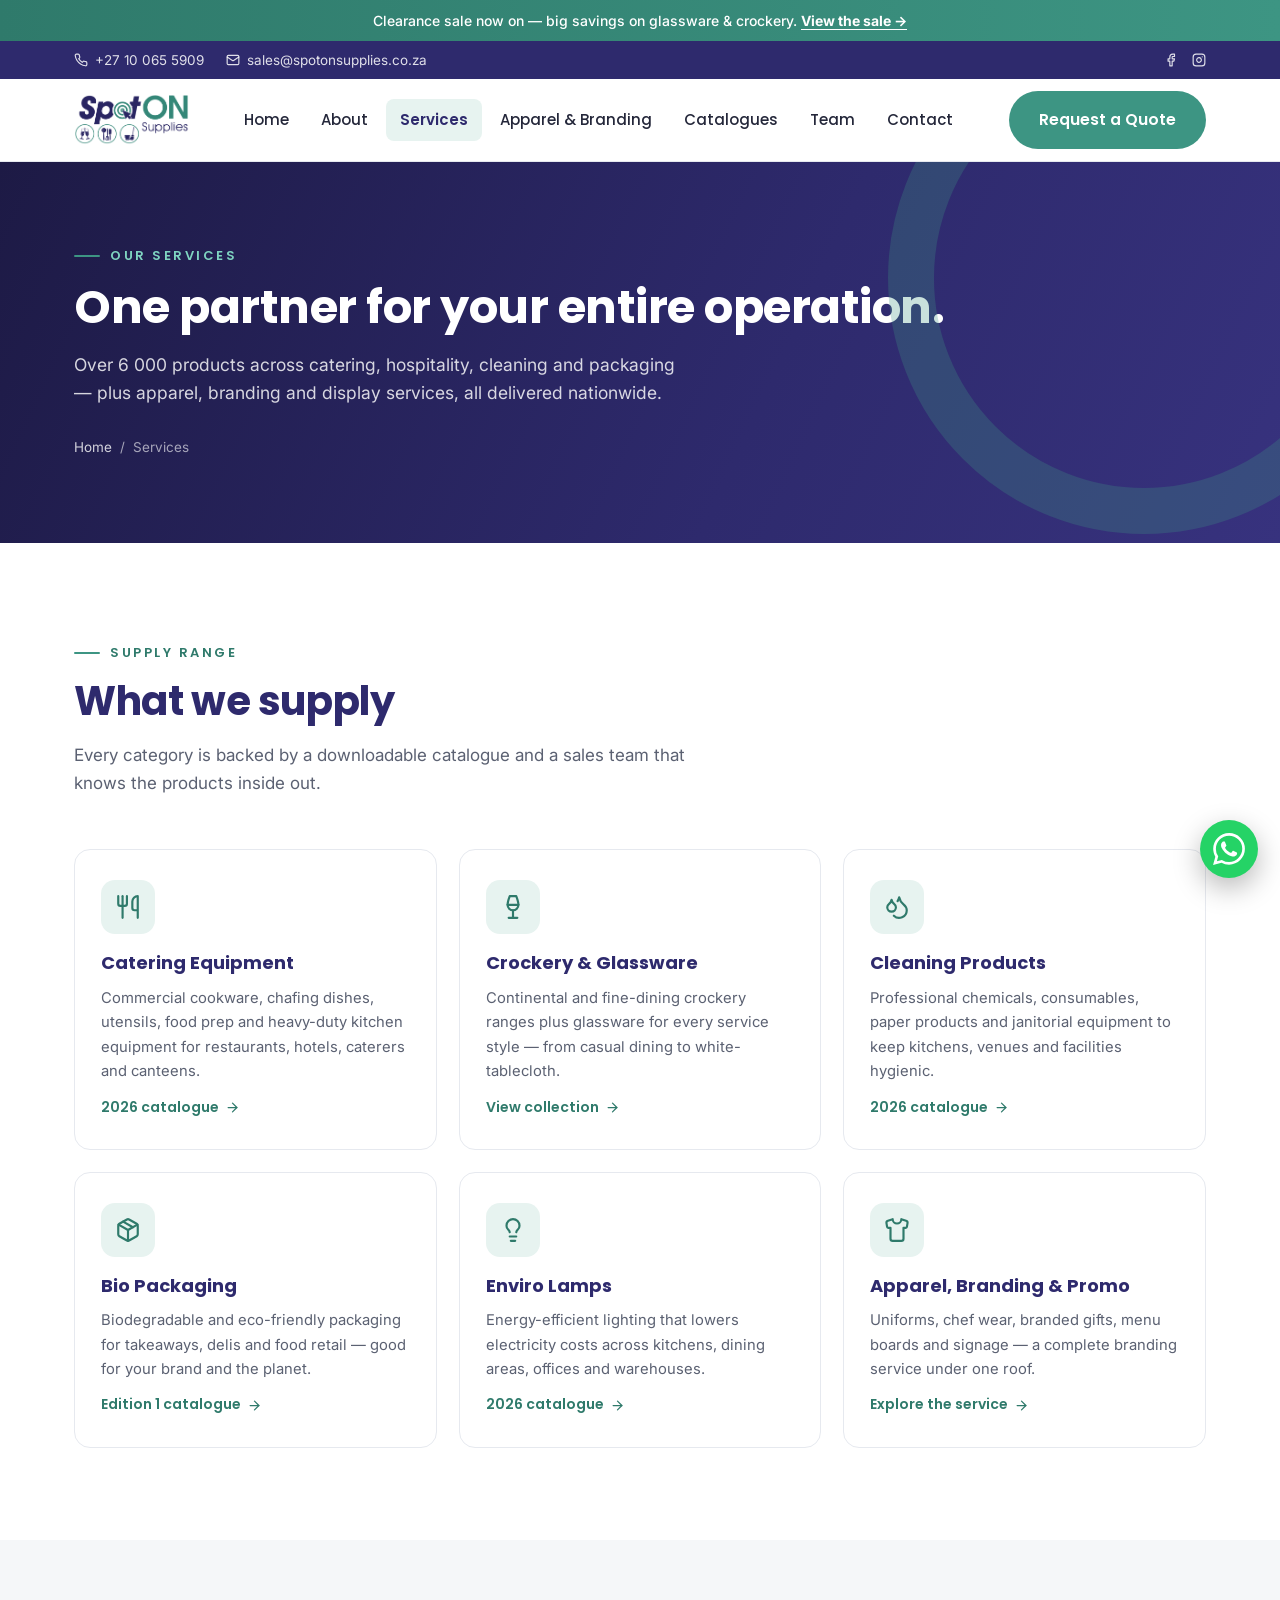
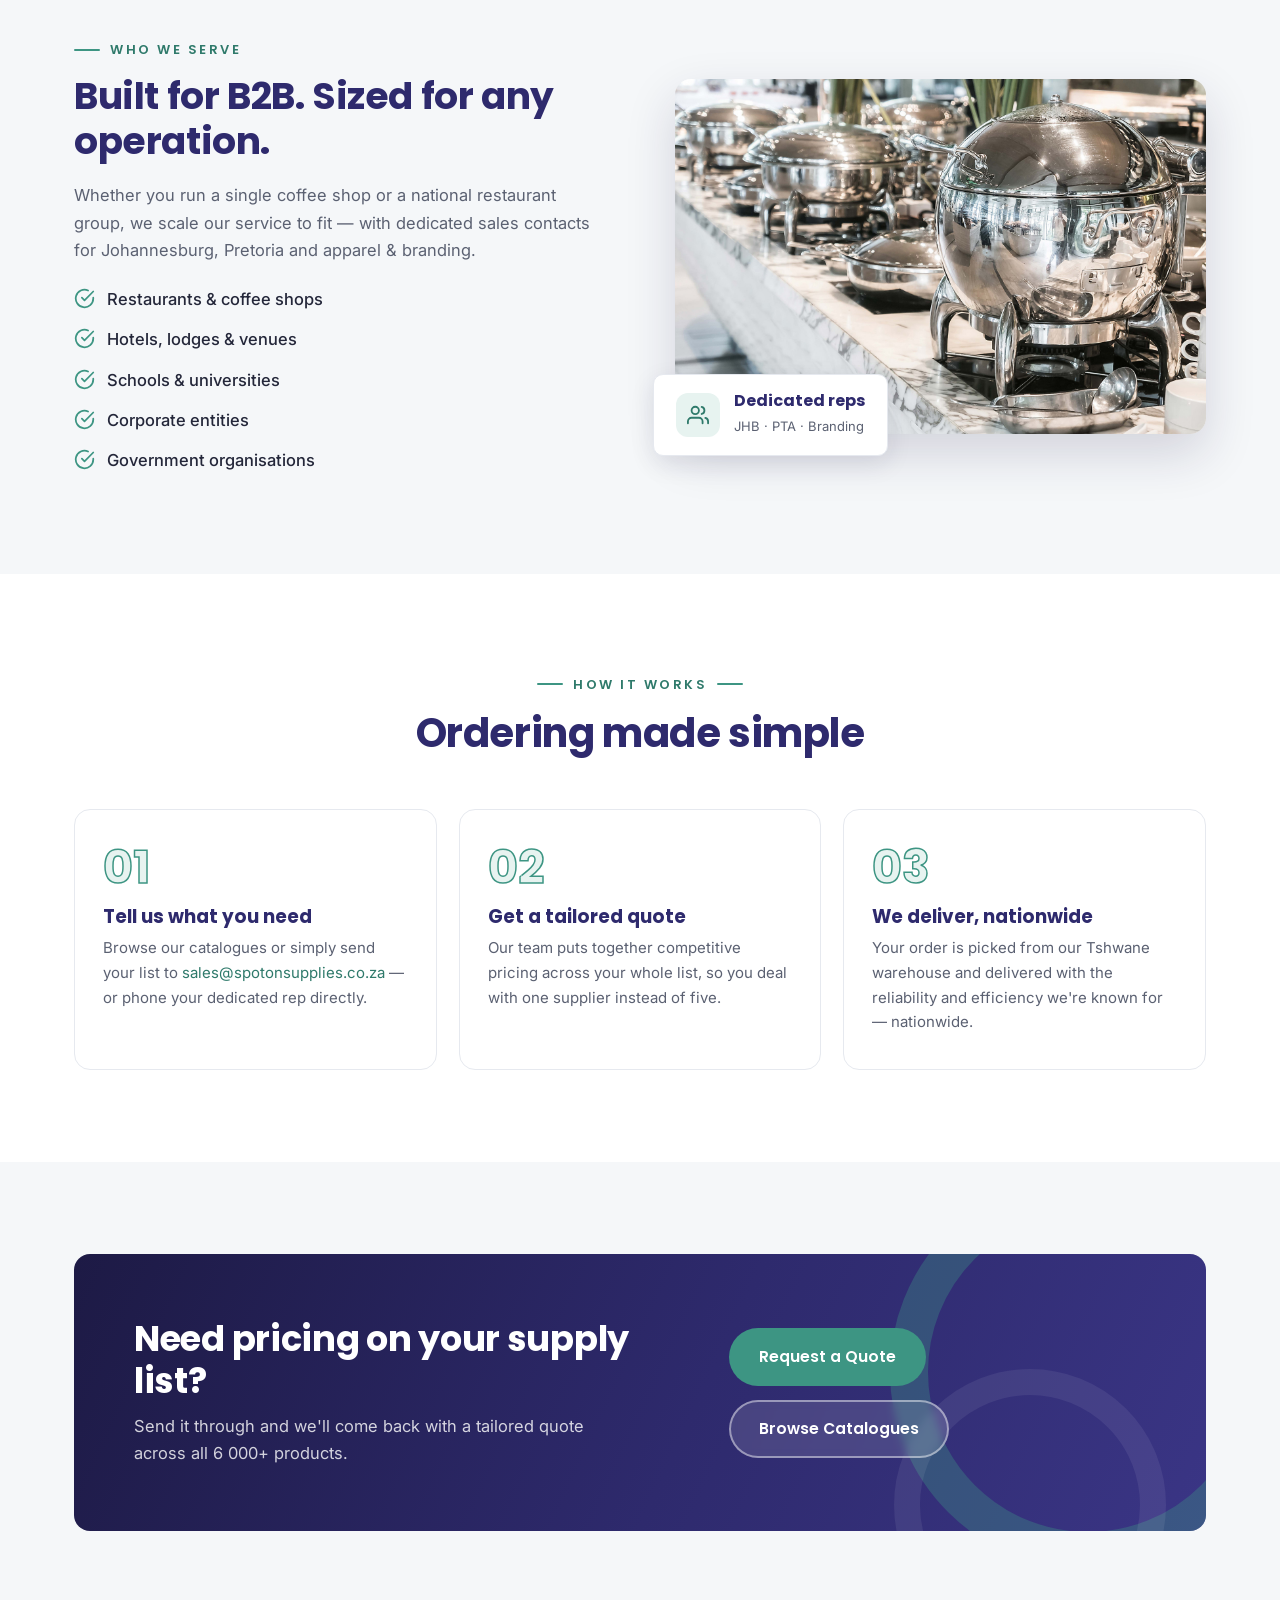
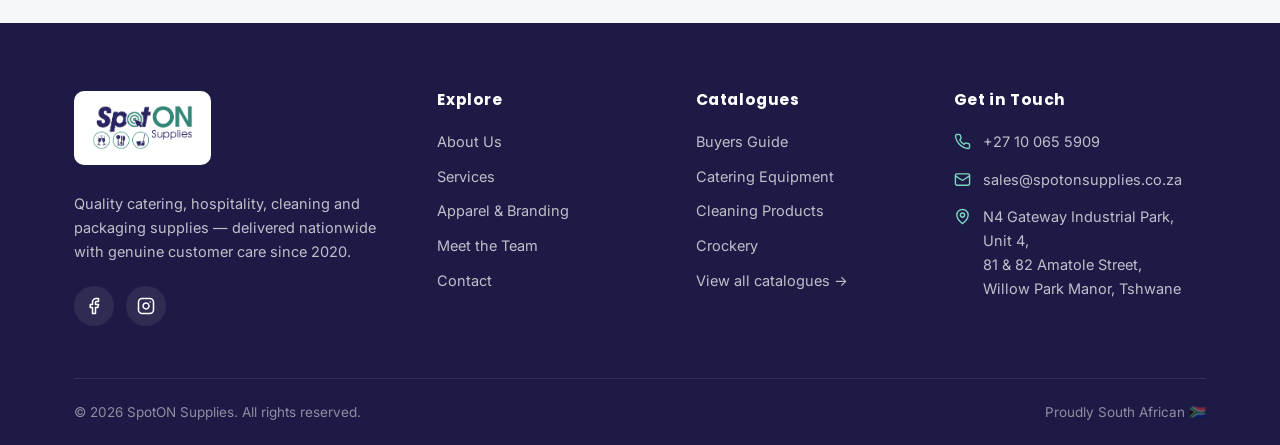
<file: services.html>
<!DOCTYPE html>
<html lang="en">
<head>
  <meta charset="UTF-8">
  <meta name="viewport" content="width=device-width, initial-scale=1.0">
  <title>Services | SpotON Supplies</title>
  <meta name="description" content="Catering equipment, crockery, glassware, cleaning products, bio packaging, enviro lamps and more — one supplier for your whole operation, delivered nationwide.">
  <link rel="icon" type="image/png" href="assets/logo.png">
  <link rel="preconnect" href="https://fonts.googleapis.com">
  <link rel="preconnect" href="https://fonts.gstatic.com" crossorigin>
  <link href="https://fonts.googleapis.com/css2?family=Poppins:wght@500;600;700&family=Inter:wght@400;500;600&display=swap" rel="stylesheet">
  <link rel="stylesheet" href="css/styles.css">
</head>
<body>

  <div class="announce">
    Clearance sale now on — big savings on glassware &amp; crockery. <a href="clearance.html">View the sale &rarr;</a>
  </div>

  <div class="topbar">
    <div class="container">
      <div class="topbar-contacts">
        <a href="tel:+27100655909">
          <svg viewBox="0 0 24 24" fill="none" stroke="currentColor" stroke-width="2" stroke-linecap="round" stroke-linejoin="round"><path d="M22 16.92v3a2 2 0 0 1-2.18 2 19.79 19.79 0 0 1-8.63-3.07 19.5 19.5 0 0 1-6-6 19.79 19.79 0 0 1-3.07-8.67A2 2 0 0 1 4.11 2h3a2 2 0 0 1 2 1.72c.13.96.36 1.9.7 2.81a2 2 0 0 1-.45 2.11L8.09 9.91a16 16 0 0 0 6 6l1.27-1.27a2 2 0 0 1 2.11-.45c.91.34 1.85.57 2.81.7A2 2 0 0 1 22 16.92z"/></svg>
          +27 10 065 5909
        </a>
        <a href="mailto:sales@spotonsupplies.co.za">
          <svg viewBox="0 0 24 24" fill="none" stroke="currentColor" stroke-width="2" stroke-linecap="round" stroke-linejoin="round"><rect x="2" y="4" width="20" height="16" rx="2"/><path d="m22 7-8.97 5.7a1.94 1.94 0 0 1-2.06 0L2 7"/></svg>
          sales@spotonsupplies.co.za
        </a>
      </div>
      <div class="topbar-social">
        <a href="https://www.facebook.com/SpotOnSuppliesZA" target="_blank" rel="noopener" aria-label="Facebook">
          <svg viewBox="0 0 24 24" fill="none" stroke="currentColor" stroke-width="2" stroke-linecap="round" stroke-linejoin="round"><path d="M18 2h-3a5 5 0 0 0-5 5v3H7v4h3v8h4v-8h3l1-4h-4V7a1 1 0 0 1 1-1h3z"/></svg>
        </a>
        <a href="https://www.instagram.com/spotonsuppliesza/" target="_blank" rel="noopener" aria-label="Instagram">
          <svg viewBox="0 0 24 24" fill="none" stroke="currentColor" stroke-width="2" stroke-linecap="round" stroke-linejoin="round"><rect x="2" y="2" width="20" height="20" rx="5"/><path d="M16 11.37A4 4 0 1 1 12.63 8 4 4 0 0 1 16 11.37z"/><line x1="17.5" y1="6.5" x2="17.51" y2="6.5"/></svg>
        </a>
      </div>
    </div>
  </div>

  <header class="site-header">
    <div class="container header-inner">
      <a class="brand" href="index.html"><img src="assets/logo.png" alt="SpotON Supplies logo"></a>
      <nav class="main-nav" aria-label="Main navigation">
        <a href="index.html">Home</a>
        <a href="about.html">About</a>
        <a href="services.html">Services</a>
        <a href="apparel-branding.html">Apparel &amp; Branding</a>
        <a href="catalogues.html">Catalogues</a>
        <a href="team.html">Team</a>
        <a href="contact.html">Contact</a>
      </nav>
      <div class="header-cta">
        <a class="btn btn-primary" href="contact.html">Request a Quote</a>
        <button class="nav-toggle" aria-label="Open menu" aria-expanded="false"><span></span><span></span><span></span></button>
      </div>
    </div>
  </header>

  <main>
    <section class="page-hero">
      <div class="container">
        <span class="eyebrow">Our Services</span>
        <h1>One partner for your entire operation.</h1>
        <p>Over 6 000 products across catering, hospitality, cleaning and packaging — plus apparel, branding and display services, all delivered nationwide.</p>
        <div class="breadcrumb"><a href="index.html">Home</a> &nbsp;/&nbsp; Services</div>
      </div>
    </section>

    <!-- Supply categories -->
    <section class="section">
      <div class="container">
        <div class="section-head reveal">
          <span class="eyebrow">Supply range</span>
          <h2>What we supply</h2>
          <p>Every category is backed by a downloadable catalogue and a sales team that knows the products inside out.</p>
        </div>
        <div class="card-grid cols-3">
          <div class="cat-card reveal">
            <span class="icon"><svg viewBox="0 0 24 24" fill="none" stroke="currentColor" stroke-width="2" stroke-linecap="round" stroke-linejoin="round"><path d="M3 2v7c0 1.1.9 2 2 2h4a2 2 0 0 0 2-2V2"/><path d="M7 2v20"/><path d="M21 15V2a5 5 0 0 0-5 5v6c0 1.1.9 2 2 2h3Zm0 0v7"/></svg></span>
            <h3>Catering Equipment</h3>
            <p>Commercial cookware, chafing dishes, utensils, food prep and heavy-duty kitchen equipment for restaurants, hotels, caterers and canteens.</p>
            <a class="card-link" href="catalogues.html">2026 catalogue <svg viewBox="0 0 24 24" fill="none" stroke="currentColor" stroke-width="2" stroke-linecap="round" stroke-linejoin="round"><line x1="5" y1="12" x2="19" y2="12"/><polyline points="12 5 19 12 12 19"/></svg></a>
          </div>
          <div class="cat-card reveal d1">
            <span class="icon"><svg viewBox="0 0 24 24" fill="none" stroke="currentColor" stroke-width="2" stroke-linecap="round" stroke-linejoin="round"><path d="M8 22h8"/><path d="M7 10h10"/><path d="M12 15v7"/><path d="M12 15a5 5 0 0 0 5-5c0-2-.5-4-2-8H9c-1.5 4-2 6-2 8a5 5 0 0 0 5 5Z"/></svg></span>
            <h3>Crockery &amp; Glassware</h3>
            <p>Continental and fine-dining crockery ranges plus glassware for every service style — from casual dining to white-tablecloth.</p>
            <a class="card-link" href="catalogues.html">View collection <svg viewBox="0 0 24 24" fill="none" stroke="currentColor" stroke-width="2" stroke-linecap="round" stroke-linejoin="round"><line x1="5" y1="12" x2="19" y2="12"/><polyline points="12 5 19 12 12 19"/></svg></a>
          </div>
          <div class="cat-card reveal d2">
            <span class="icon"><svg viewBox="0 0 24 24" fill="none" stroke="currentColor" stroke-width="2" stroke-linecap="round" stroke-linejoin="round"><path d="M7 16.3c2.2 0 4-1.83 4-4.05 0-1.16-.57-2.26-1.71-3.19S7.29 6.75 7 5.3c-.29 1.45-1.14 2.84-2.29 3.76S3 11.1 3 12.25c0 2.22 1.8 4.05 4 4.05z"/><path d="M12.56 6.6A10.97 10.97 0 0 0 14 3.02c.5 2.5 2 4.9 4 6.5s3 3.5 3 5.5a6.98 6.98 0 0 1-11.91 4.97"/></svg></span>
            <h3>Cleaning Products</h3>
            <p>Professional chemicals, consumables, paper products and janitorial equipment to keep kitchens, venues and facilities hygienic.</p>
            <a class="card-link" href="catalogues.html">2026 catalogue <svg viewBox="0 0 24 24" fill="none" stroke="currentColor" stroke-width="2" stroke-linecap="round" stroke-linejoin="round"><line x1="5" y1="12" x2="19" y2="12"/><polyline points="12 5 19 12 12 19"/></svg></a>
          </div>
          <div class="cat-card reveal">
            <span class="icon"><svg viewBox="0 0 24 24" fill="none" stroke="currentColor" stroke-width="2" stroke-linecap="round" stroke-linejoin="round"><path d="m7.5 4.27 9 5.15"/><path d="M21 8a2 2 0 0 0-1-1.73l-7-4a2 2 0 0 0-2 0l-7 4A2 2 0 0 0 3 8v8a2 2 0 0 0 1 1.73l7 4a2 2 0 0 0 2 0l7-4A2 2 0 0 0 21 16Z"/><path d="m3.3 7 8.7 5 8.7-5"/><path d="M12 22V12"/></svg></span>
            <h3>Bio Packaging</h3>
            <p>Biodegradable and eco-friendly packaging for takeaways, delis and food retail — good for your brand and the planet.</p>
            <a class="card-link" href="catalogues.html">Edition 1 catalogue <svg viewBox="0 0 24 24" fill="none" stroke="currentColor" stroke-width="2" stroke-linecap="round" stroke-linejoin="round"><line x1="5" y1="12" x2="19" y2="12"/><polyline points="12 5 19 12 12 19"/></svg></a>
          </div>
          <div class="cat-card reveal d1">
            <span class="icon"><svg viewBox="0 0 24 24" fill="none" stroke="currentColor" stroke-width="2" stroke-linecap="round" stroke-linejoin="round"><path d="M15 14c.2-1 .7-1.7 1.5-2.5 1-.9 1.5-2.2 1.5-3.5A6 6 0 0 0 6 8c0 1.3.5 2.6 1.5 3.5.8.8 1.3 1.5 1.5 2.5"/><path d="M9 18h6"/><path d="M10 22h4"/></svg></span>
            <h3>Enviro Lamps</h3>
            <p>Energy-efficient lighting that lowers electricity costs across kitchens, dining areas, offices and warehouses.</p>
            <a class="card-link" href="catalogues.html">2026 catalogue <svg viewBox="0 0 24 24" fill="none" stroke="currentColor" stroke-width="2" stroke-linecap="round" stroke-linejoin="round"><line x1="5" y1="12" x2="19" y2="12"/><polyline points="12 5 19 12 12 19"/></svg></a>
          </div>
          <div class="cat-card reveal d2">
            <span class="icon"><svg viewBox="0 0 24 24" fill="none" stroke="currentColor" stroke-width="2" stroke-linecap="round" stroke-linejoin="round"><path d="M20.38 3.46 16 2a4 4 0 0 1-8 0L3.62 3.46a2 2 0 0 0-1.34 2.23l.58 3.47a1 1 0 0 0 .99.84H6v10c0 1.1.9 2 2 2h8a2 2 0 0 0 2-2V10h2.15a1 1 0 0 0 .99-.84l.58-3.47a2 2 0 0 0-1.34-2.23z"/></svg></span>
            <h3>Apparel, Branding &amp; Promo</h3>
            <p>Uniforms, chef wear, branded gifts, menu boards and signage — a complete branding service under one roof.</p>
            <a class="card-link" href="apparel-branding.html">Explore the service <svg viewBox="0 0 24 24" fill="none" stroke="currentColor" stroke-width="2" stroke-linecap="round" stroke-linejoin="round"><line x1="5" y1="12" x2="19" y2="12"/><polyline points="12 5 19 12 12 19"/></svg></a>
          </div>
        </div>
      </div>
    </section>

    <!-- Who we serve -->
    <section class="section tint">
      <div class="container split">
        <div class="split-copy reveal">
          <span class="eyebrow">Who we serve</span>
          <h2>Built for B2B. Sized for any operation.</h2>
          <p>Whether you run a single coffee shop or a national restaurant group, we scale our service to fit — with dedicated sales contacts for Johannesburg, Pretoria and apparel &amp; branding.</p>
          <ul class="check-list">
            <li><svg viewBox="0 0 24 24" fill="none" stroke="currentColor" stroke-width="2" stroke-linecap="round" stroke-linejoin="round"><path d="M22 11.08V12a10 10 0 1 1-5.93-9.14"/><polyline points="22 4 12 14.01 9 11.01"/></svg><span>Restaurants &amp; coffee shops</span></li>
            <li><svg viewBox="0 0 24 24" fill="none" stroke="currentColor" stroke-width="2" stroke-linecap="round" stroke-linejoin="round"><path d="M22 11.08V12a10 10 0 1 1-5.93-9.14"/><polyline points="22 4 12 14.01 9 11.01"/></svg><span>Hotels, lodges &amp; venues</span></li>
            <li><svg viewBox="0 0 24 24" fill="none" stroke="currentColor" stroke-width="2" stroke-linecap="round" stroke-linejoin="round"><path d="M22 11.08V12a10 10 0 1 1-5.93-9.14"/><polyline points="22 4 12 14.01 9 11.01"/></svg><span>Schools &amp; universities</span></li>
            <li><svg viewBox="0 0 24 24" fill="none" stroke="currentColor" stroke-width="2" stroke-linecap="round" stroke-linejoin="round"><path d="M22 11.08V12a10 10 0 1 1-5.93-9.14"/><polyline points="22 4 12 14.01 9 11.01"/></svg><span>Corporate entities</span></li>
            <li><svg viewBox="0 0 24 24" fill="none" stroke="currentColor" stroke-width="2" stroke-linecap="round" stroke-linejoin="round"><path d="M22 11.08V12a10 10 0 1 1-5.93-9.14"/><polyline points="22 4 12 14.01 9 11.01"/></svg><span>Government organisations</span></li>
          </ul>
        </div>
        <div class="split-media reveal d1">
          <img src="assets/img/hero-2.jpg" alt="Chafing dishes at a hotel buffet">
          <div class="float-chip">
            <span class="icon"><svg viewBox="0 0 24 24" fill="none" stroke="currentColor" stroke-width="2" stroke-linecap="round" stroke-linejoin="round"><path d="M17 21v-2a4 4 0 0 0-4-4H5a4 4 0 0 0-4 4v2"/><circle cx="9" cy="7" r="4"/><path d="M23 21v-2a4 4 0 0 0-3-3.87"/><path d="M16 3.13a4 4 0 0 1 0 7.75"/></svg></span>
            <div><strong>Dedicated reps</strong><span>JHB · PTA · Branding</span></div>
          </div>
        </div>
      </div>
    </section>

    <!-- How it works -->
    <section class="section">
      <div class="container">
        <div class="section-head center reveal">
          <span class="eyebrow">How it works</span>
          <h2>Ordering made simple</h2>
        </div>
        <div class="steps">
          <div class="step-card reveal">
            <h3>Tell us what you need</h3>
            <p>Browse our catalogues or simply send your list to <a href="mailto:sales@spotonsupplies.co.za">sales@spotonsupplies.co.za</a> — or phone your dedicated rep directly.</p>
          </div>
          <div class="step-card reveal d1">
            <h3>Get a tailored quote</h3>
            <p>Our team puts together competitive pricing across your whole list, so you deal with one supplier instead of five.</p>
          </div>
          <div class="step-card reveal d2">
            <h3>We deliver, nationwide</h3>
            <p>Your order is picked from our Tshwane warehouse and delivered with the reliability and efficiency we're known for — nationwide.</p>
          </div>
        </div>
      </div>
    </section>

    <!-- CTA -->
    <section class="section tint">
      <div class="container">
        <div class="cta-band reveal">
          <div>
            <h2>Need pricing on your supply list?</h2>
            <p>Send it through and we'll come back with a tailored quote across all 6 000+ products.</p>
          </div>
          <div class="actions">
            <a class="btn btn-primary" href="contact.html">Request a Quote</a>
            <a class="btn btn-ghost-light" href="catalogues.html">Browse Catalogues</a>
          </div>
        </div>
      </div>
    </section>
  </main>

  <footer class="site-footer">
    <div class="container">
      <div class="footer-main">
        <div class="footer-brand">
          <div class="logo-chip"><img src="assets/logo.png" alt="SpotON Supplies logo"></div>
          <p>Quality catering, hospitality, cleaning and packaging supplies — delivered nationwide with genuine customer care since 2020.</p>
          <div class="footer-social">
            <a href="https://www.facebook.com/SpotOnSuppliesZA" target="_blank" rel="noopener" aria-label="Facebook">
              <svg viewBox="0 0 24 24" fill="none" stroke="currentColor" stroke-width="2" stroke-linecap="round" stroke-linejoin="round"><path d="M18 2h-3a5 5 0 0 0-5 5v3H7v4h3v8h4v-8h3l1-4h-4V7a1 1 0 0 1 1-1h3z"/></svg>
            </a>
            <a href="https://www.instagram.com/spotonsuppliesza/" target="_blank" rel="noopener" aria-label="Instagram">
              <svg viewBox="0 0 24 24" fill="none" stroke="currentColor" stroke-width="2" stroke-linecap="round" stroke-linejoin="round"><rect x="2" y="2" width="20" height="20" rx="5"/><path d="M16 11.37A4 4 0 1 1 12.63 8 4 4 0 0 1 16 11.37z"/><line x1="17.5" y1="6.5" x2="17.51" y2="6.5"/></svg>
            </a>
          </div>
        </div>
        <div>
          <h4>Explore</h4>
          <ul class="footer-links">
            <li><a href="about.html">About Us</a></li>
            <li><a href="services.html">Services</a></li>
            <li><a href="apparel-branding.html">Apparel &amp; Branding</a></li>
            <li><a href="team.html">Meet the Team</a></li>
            <li><a href="contact.html">Contact</a></li>
          </ul>
        </div>
        <div>
          <h4>Catalogues</h4>
          <ul class="footer-links">
            <li><a href="catalogues.html">Buyers Guide</a></li>
            <li><a href="catalogues.html">Catering Equipment</a></li>
            <li><a href="catalogues.html">Cleaning Products</a></li>
            <li><a href="catalogues.html">Crockery</a></li>
            <li><a href="catalogues.html">View all catalogues &rarr;</a></li>
          </ul>
        </div>
        <div>
          <h4>Get in Touch</h4>
          <ul class="footer-contact">
            <li>
              <svg viewBox="0 0 24 24" fill="none" stroke="currentColor" stroke-width="2" stroke-linecap="round" stroke-linejoin="round"><path d="M22 16.92v3a2 2 0 0 1-2.18 2 19.79 19.79 0 0 1-8.63-3.07 19.5 19.5 0 0 1-6-6 19.79 19.79 0 0 1-3.07-8.67A2 2 0 0 1 4.11 2h3a2 2 0 0 1 2 1.72c.13.96.36 1.9.7 2.81a2 2 0 0 1-.45 2.11L8.09 9.91a16 16 0 0 0 6 6l1.27-1.27a2 2 0 0 1 2.11-.45c.91.34 1.85.57 2.81.7A2 2 0 0 1 22 16.92z"/></svg>
              <a href="tel:+27100655909">+27 10 065 5909</a>
            </li>
            <li>
              <svg viewBox="0 0 24 24" fill="none" stroke="currentColor" stroke-width="2" stroke-linecap="round" stroke-linejoin="round"><rect x="2" y="4" width="20" height="16" rx="2"/><path d="m22 7-8.97 5.7a1.94 1.94 0 0 1-2.06 0L2 7"/></svg>
              <a href="mailto:sales@spotonsupplies.co.za">sales@spotonsupplies.co.za</a>
            </li>
            <li>
              <svg viewBox="0 0 24 24" fill="none" stroke="currentColor" stroke-width="2" stroke-linecap="round" stroke-linejoin="round"><path d="M20 10c0 6-8 12-8 12s-8-6-8-12a8 8 0 0 1 16 0Z"/><circle cx="12" cy="10" r="3"/></svg>
              <span>N4 Gateway Industrial Park, Unit 4,<br>81 &amp; 82 Amatole Street,<br>Willow Park Manor, Tshwane</span>
            </li>
          </ul>
        </div>
      </div>
      <div class="footer-bottom">
        <span>&copy; 2026 SpotON Supplies. All rights reserved.</span>
        <span>Proudly South African 🇿🇦</span>
      </div>
    </div>
  </footer>

  <a class="wa-float" href="https://wa.me/27683971914?text=Hi%20SpotON%20Supplies!%20I%20have%20an%20enquiry." target="_blank" rel="noopener" aria-label="Chat with us on WhatsApp">
    <svg viewBox="0 0 24 24" fill="currentColor"><path d="M17.472 14.382c-.297-.149-1.758-.867-2.03-.967-.273-.099-.471-.148-.67.15-.197.297-.767.966-.94 1.164-.173.199-.347.223-.644.075-.297-.15-1.255-.463-2.39-1.475-.883-.788-1.48-1.761-1.653-2.059-.173-.297-.018-.458.13-.606.134-.133.297-.347.446-.52.149-.174.198-.298.297-.497.1-.198.05-.371-.025-.52-.075-.149-.669-1.612-.916-2.207-.242-.579-.487-.5-.669-.51-.173-.008-.371-.01-.57-.01-.198 0-.52.074-.792.372-.272.297-1.04 1.016-1.04 2.479 0 1.462 1.065 2.875 1.213 3.074.149.198 2.096 3.2 5.077 4.487.709.306 1.262.489 1.694.625.712.227 1.36.195 1.871.118.571-.085 1.758-.719 2.006-1.413.248-.694.248-1.289.173-1.413-.074-.124-.272-.198-.57-.347m-5.421 7.403h-.004a9.87 9.87 0 0 1-5.031-1.378l-.361-.214-3.741.982.998-3.648-.235-.374a9.86 9.86 0 0 1-1.51-5.26c.001-5.45 4.436-9.884 9.888-9.884 2.64 0 5.122 1.03 6.988 2.898a9.825 9.825 0 0 1 2.893 6.994c-.003 5.45-4.437 9.884-9.885 9.884m8.413-18.297A11.815 11.815 0 0 0 12.05 0C5.495 0 .16 5.335.157 11.892c0 2.096.547 4.142 1.588 5.945L.057 24l6.305-1.654a11.882 11.882 0 0 0 5.683 1.448h.005c6.554 0 11.89-5.335 11.893-11.893a11.821 11.821 0 0 0-3.48-8.413Z"/></svg>
  </a>

  <script src="js/main.js"></script>
</body>
</html>
</file>
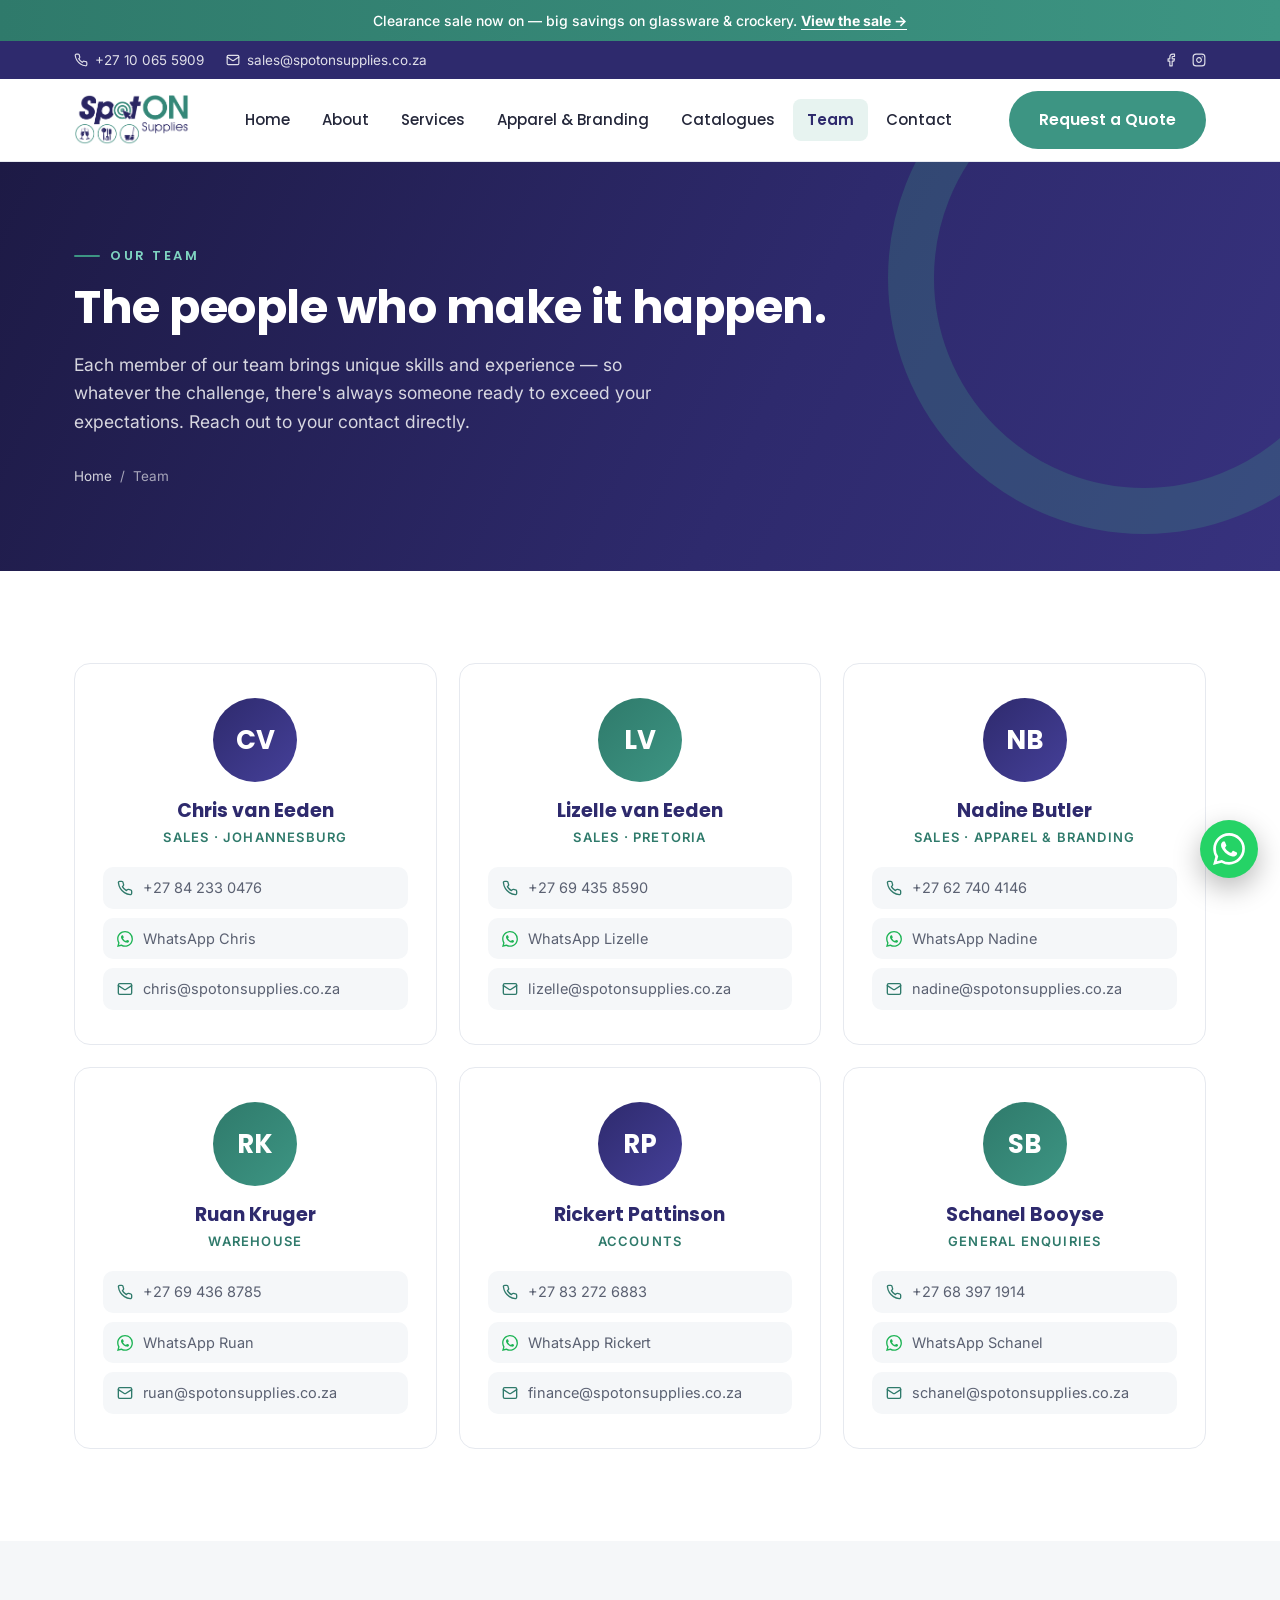
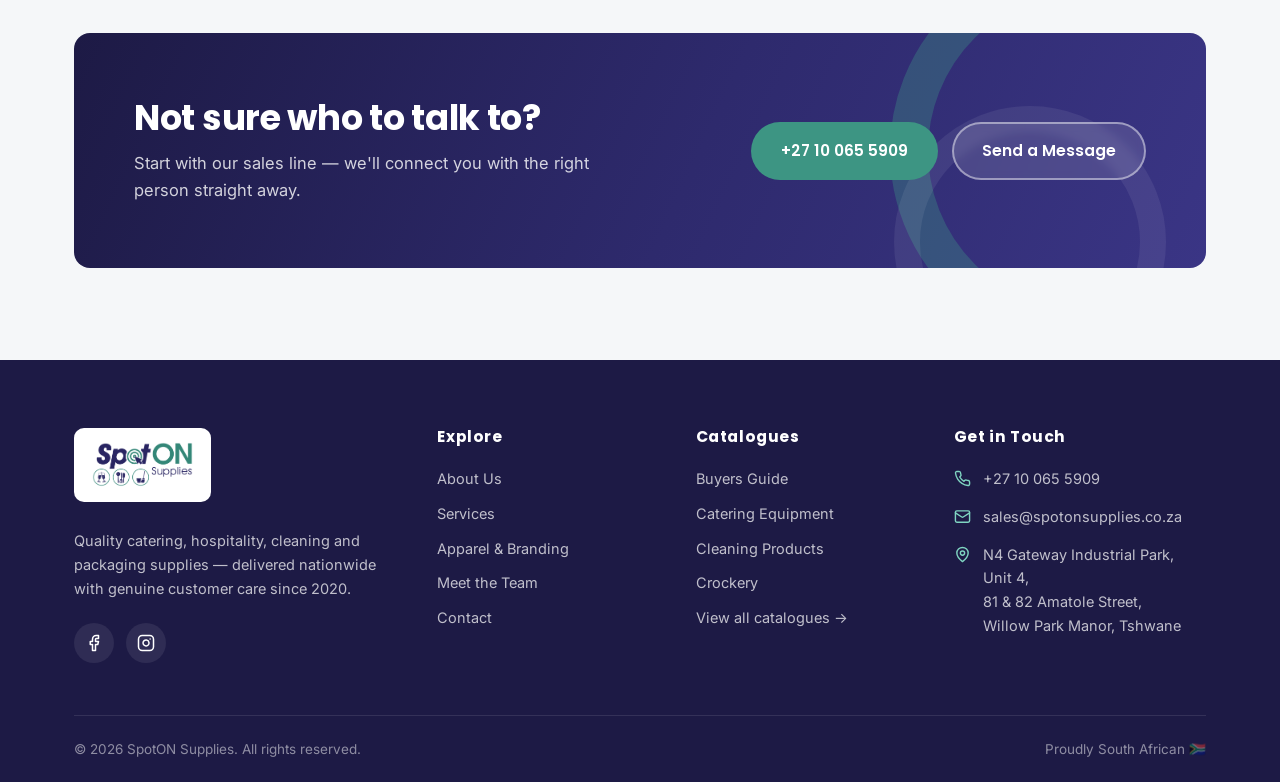
<file: team.html>
<!DOCTYPE html>
<html lang="en">
<head>
  <meta charset="UTF-8">
  <meta name="viewport" content="width=device-width, initial-scale=1.0">
  <title>Meet the Team | SpotON Supplies</title>
  <meta name="description" content="Meet the SpotON Supplies team — dedicated sales, warehouse and accounts contacts for Johannesburg, Pretoria and nationwide.">
  <link rel="icon" type="image/png" href="assets/logo.png">
  <link rel="preconnect" href="https://fonts.googleapis.com">
  <link rel="preconnect" href="https://fonts.gstatic.com" crossorigin>
  <link href="https://fonts.googleapis.com/css2?family=Poppins:wght@500;600;700&family=Inter:wght@400;500;600&display=swap" rel="stylesheet">
  <link rel="stylesheet" href="css/styles.css">
</head>
<body>

  <div class="announce">
    Clearance sale now on — big savings on glassware &amp; crockery. <a href="clearance.html">View the sale &rarr;</a>
  </div>

  <div class="topbar">
    <div class="container">
      <div class="topbar-contacts">
        <a href="tel:+27100655909">
          <svg viewBox="0 0 24 24" fill="none" stroke="currentColor" stroke-width="2" stroke-linecap="round" stroke-linejoin="round"><path d="M22 16.92v3a2 2 0 0 1-2.18 2 19.79 19.79 0 0 1-8.63-3.07 19.5 19.5 0 0 1-6-6 19.79 19.79 0 0 1-3.07-8.67A2 2 0 0 1 4.11 2h3a2 2 0 0 1 2 1.72c.13.96.36 1.9.7 2.81a2 2 0 0 1-.45 2.11L8.09 9.91a16 16 0 0 0 6 6l1.27-1.27a2 2 0 0 1 2.11-.45c.91.34 1.85.57 2.81.7A2 2 0 0 1 22 16.92z"/></svg>
          +27 10 065 5909
        </a>
        <a href="mailto:sales@spotonsupplies.co.za">
          <svg viewBox="0 0 24 24" fill="none" stroke="currentColor" stroke-width="2" stroke-linecap="round" stroke-linejoin="round"><rect x="2" y="4" width="20" height="16" rx="2"/><path d="m22 7-8.97 5.7a1.94 1.94 0 0 1-2.06 0L2 7"/></svg>
          sales@spotonsupplies.co.za
        </a>
      </div>
      <div class="topbar-social">
        <a href="https://www.facebook.com/SpotOnSuppliesZA" target="_blank" rel="noopener" aria-label="Facebook">
          <svg viewBox="0 0 24 24" fill="none" stroke="currentColor" stroke-width="2" stroke-linecap="round" stroke-linejoin="round"><path d="M18 2h-3a5 5 0 0 0-5 5v3H7v4h3v8h4v-8h3l1-4h-4V7a1 1 0 0 1 1-1h3z"/></svg>
        </a>
        <a href="https://www.instagram.com/spotonsuppliesza/" target="_blank" rel="noopener" aria-label="Instagram">
          <svg viewBox="0 0 24 24" fill="none" stroke="currentColor" stroke-width="2" stroke-linecap="round" stroke-linejoin="round"><rect x="2" y="2" width="20" height="20" rx="5"/><path d="M16 11.37A4 4 0 1 1 12.63 8 4 4 0 0 1 16 11.37z"/><line x1="17.5" y1="6.5" x2="17.51" y2="6.5"/></svg>
        </a>
      </div>
    </div>
  </div>

  <header class="site-header">
    <div class="container header-inner">
      <a class="brand" href="index.html"><img src="assets/logo.png" alt="SpotON Supplies logo"></a>
      <nav class="main-nav" aria-label="Main navigation">
        <a href="index.html">Home</a>
        <a href="about.html">About</a>
        <a href="services.html">Services</a>
        <a href="apparel-branding.html">Apparel &amp; Branding</a>
        <a href="catalogues.html">Catalogues</a>
        <a href="team.html">Team</a>
        <a href="contact.html">Contact</a>
      </nav>
      <div class="header-cta">
        <a class="btn btn-primary" href="contact.html">Request a Quote</a>
        <button class="nav-toggle" aria-label="Open menu" aria-expanded="false"><span></span><span></span><span></span></button>
      </div>
    </div>
  </header>

  <main>
    <section class="page-hero">
      <div class="container">
        <span class="eyebrow">Our Team</span>
        <h1>The people who make it happen.</h1>
        <p>Each member of our team brings unique skills and experience — so whatever the challenge, there's always someone ready to exceed your expectations. Reach out to your contact directly.</p>
        <div class="breadcrumb"><a href="index.html">Home</a> &nbsp;/&nbsp; Team</div>
      </div>
    </section>

    <section class="section">
      <div class="container">
        <div class="card-grid cols-3">

          <div class="team-card reveal">
            <div class="avatar">CV</div>
            <h3>Chris van Eeden</h3>
            <div class="role">Sales · Johannesburg</div>
            <div class="team-contacts">
              <a href="tel:+27842330476"><svg viewBox="0 0 24 24" fill="none" stroke="currentColor" stroke-width="2" stroke-linecap="round" stroke-linejoin="round"><path d="M22 16.92v3a2 2 0 0 1-2.18 2 19.79 19.79 0 0 1-8.63-3.07 19.5 19.5 0 0 1-6-6 19.79 19.79 0 0 1-3.07-8.67A2 2 0 0 1 4.11 2h3a2 2 0 0 1 2 1.72c.13.96.36 1.9.7 2.81a2 2 0 0 1-.45 2.11L8.09 9.91a16 16 0 0 0 6 6l1.27-1.27a2 2 0 0 1 2.11-.45c.91.34 1.85.57 2.81.7A2 2 0 0 1 22 16.92z"/></svg>+27 84 233 0476</a>
              <a class="wa-link" href="https://wa.me/27842330476?text=Hi%20Chris%2C%20I%27d%20like%20to%20enquire%20about%20SpotON%20Supplies." target="_blank" rel="noopener"><svg viewBox="0 0 24 24" fill="currentColor"><path d="M17.472 14.382c-.297-.149-1.758-.867-2.03-.967-.273-.099-.471-.148-.67.15-.197.297-.767.966-.94 1.164-.173.199-.347.223-.644.075-.297-.15-1.255-.463-2.39-1.475-.883-.788-1.48-1.761-1.653-2.059-.173-.297-.018-.458.13-.606.134-.133.297-.347.446-.52.149-.174.198-.298.297-.497.1-.198.05-.371-.025-.52-.075-.149-.669-1.612-.916-2.207-.242-.579-.487-.5-.669-.51-.173-.008-.371-.01-.57-.01-.198 0-.52.074-.792.372-.272.297-1.04 1.016-1.04 2.479 0 1.462 1.065 2.875 1.213 3.074.149.198 2.096 3.2 5.077 4.487.709.306 1.262.489 1.694.625.712.227 1.36.195 1.871.118.571-.085 1.758-.719 2.006-1.413.248-.694.248-1.289.173-1.413-.074-.124-.272-.198-.57-.347m-5.421 7.403h-.004a9.87 9.87 0 0 1-5.031-1.378l-.361-.214-3.741.982.998-3.648-.235-.374a9.86 9.86 0 0 1-1.51-5.26c.001-5.45 4.436-9.884 9.888-9.884 2.64 0 5.122 1.03 6.988 2.898a9.825 9.825 0 0 1 2.893 6.994c-.003 5.45-4.437 9.884-9.885 9.884m8.413-18.297A11.815 11.815 0 0 0 12.05 0C5.495 0 .16 5.335.157 11.892c0 2.096.547 4.142 1.588 5.945L.057 24l6.305-1.654a11.882 11.882 0 0 0 5.683 1.448h.005c6.554 0 11.89-5.335 11.893-11.893a11.821 11.821 0 0 0-3.48-8.413Z"/></svg>WhatsApp Chris</a>
              <a href="mailto:chris@spotonsupplies.co.za"><svg viewBox="0 0 24 24" fill="none" stroke="currentColor" stroke-width="2" stroke-linecap="round" stroke-linejoin="round"><rect x="2" y="4" width="20" height="16" rx="2"/><path d="m22 7-8.97 5.7a1.94 1.94 0 0 1-2.06 0L2 7"/></svg>chris@spotonsupplies.co.za</a>
            </div>
          </div>

          <div class="team-card reveal d1">
            <div class="avatar">LV</div>
            <h3>Lizelle van Eeden</h3>
            <div class="role">Sales · Pretoria</div>
            <div class="team-contacts">
              <a href="tel:+27694358590"><svg viewBox="0 0 24 24" fill="none" stroke="currentColor" stroke-width="2" stroke-linecap="round" stroke-linejoin="round"><path d="M22 16.92v3a2 2 0 0 1-2.18 2 19.79 19.79 0 0 1-8.63-3.07 19.5 19.5 0 0 1-6-6 19.79 19.79 0 0 1-3.07-8.67A2 2 0 0 1 4.11 2h3a2 2 0 0 1 2 1.72c.13.96.36 1.9.7 2.81a2 2 0 0 1-.45 2.11L8.09 9.91a16 16 0 0 0 6 6l1.27-1.27a2 2 0 0 1 2.11-.45c.91.34 1.85.57 2.81.7A2 2 0 0 1 22 16.92z"/></svg>+27 69 435 8590</a>
              <a class="wa-link" href="https://wa.me/27694358590?text=Hi%20Lizelle%2C%20I%27d%20like%20to%20enquire%20about%20SpotON%20Supplies." target="_blank" rel="noopener"><svg viewBox="0 0 24 24" fill="currentColor"><path d="M17.472 14.382c-.297-.149-1.758-.867-2.03-.967-.273-.099-.471-.148-.67.15-.197.297-.767.966-.94 1.164-.173.199-.347.223-.644.075-.297-.15-1.255-.463-2.39-1.475-.883-.788-1.48-1.761-1.653-2.059-.173-.297-.018-.458.13-.606.134-.133.297-.347.446-.52.149-.174.198-.298.297-.497.1-.198.05-.371-.025-.52-.075-.149-.669-1.612-.916-2.207-.242-.579-.487-.5-.669-.51-.173-.008-.371-.01-.57-.01-.198 0-.52.074-.792.372-.272.297-1.04 1.016-1.04 2.479 0 1.462 1.065 2.875 1.213 3.074.149.198 2.096 3.2 5.077 4.487.709.306 1.262.489 1.694.625.712.227 1.36.195 1.871.118.571-.085 1.758-.719 2.006-1.413.248-.694.248-1.289.173-1.413-.074-.124-.272-.198-.57-.347m-5.421 7.403h-.004a9.87 9.87 0 0 1-5.031-1.378l-.361-.214-3.741.982.998-3.648-.235-.374a9.86 9.86 0 0 1-1.51-5.26c.001-5.45 4.436-9.884 9.888-9.884 2.64 0 5.122 1.03 6.988 2.898a9.825 9.825 0 0 1 2.893 6.994c-.003 5.45-4.437 9.884-9.885 9.884m8.413-18.297A11.815 11.815 0 0 0 12.05 0C5.495 0 .16 5.335.157 11.892c0 2.096.547 4.142 1.588 5.945L.057 24l6.305-1.654a11.882 11.882 0 0 0 5.683 1.448h.005c6.554 0 11.89-5.335 11.893-11.893a11.821 11.821 0 0 0-3.48-8.413Z"/></svg>WhatsApp Lizelle</a>
              <a href="mailto:lizelle@spotonsupplies.co.za"><svg viewBox="0 0 24 24" fill="none" stroke="currentColor" stroke-width="2" stroke-linecap="round" stroke-linejoin="round"><rect x="2" y="4" width="20" height="16" rx="2"/><path d="m22 7-8.97 5.7a1.94 1.94 0 0 1-2.06 0L2 7"/></svg>lizelle@spotonsupplies.co.za</a>
            </div>
          </div>

          <div class="team-card reveal d2">
            <div class="avatar">NB</div>
            <h3>Nadine Butler</h3>
            <div class="role">Sales · Apparel &amp; Branding</div>
            <div class="team-contacts">
              <a href="tel:+27627404146"><svg viewBox="0 0 24 24" fill="none" stroke="currentColor" stroke-width="2" stroke-linecap="round" stroke-linejoin="round"><path d="M22 16.92v3a2 2 0 0 1-2.18 2 19.79 19.79 0 0 1-8.63-3.07 19.5 19.5 0 0 1-6-6 19.79 19.79 0 0 1-3.07-8.67A2 2 0 0 1 4.11 2h3a2 2 0 0 1 2 1.72c.13.96.36 1.9.7 2.81a2 2 0 0 1-.45 2.11L8.09 9.91a16 16 0 0 0 6 6l1.27-1.27a2 2 0 0 1 2.11-.45c.91.34 1.85.57 2.81.7A2 2 0 0 1 22 16.92z"/></svg>+27 62 740 4146</a>
              <a class="wa-link" href="https://wa.me/27627404146?text=Hi%20Nadine%2C%20I%27d%20like%20to%20enquire%20about%20SpotON%20Supplies." target="_blank" rel="noopener"><svg viewBox="0 0 24 24" fill="currentColor"><path d="M17.472 14.382c-.297-.149-1.758-.867-2.03-.967-.273-.099-.471-.148-.67.15-.197.297-.767.966-.94 1.164-.173.199-.347.223-.644.075-.297-.15-1.255-.463-2.39-1.475-.883-.788-1.48-1.761-1.653-2.059-.173-.297-.018-.458.13-.606.134-.133.297-.347.446-.52.149-.174.198-.298.297-.497.1-.198.05-.371-.025-.52-.075-.149-.669-1.612-.916-2.207-.242-.579-.487-.5-.669-.51-.173-.008-.371-.01-.57-.01-.198 0-.52.074-.792.372-.272.297-1.04 1.016-1.04 2.479 0 1.462 1.065 2.875 1.213 3.074.149.198 2.096 3.2 5.077 4.487.709.306 1.262.489 1.694.625.712.227 1.36.195 1.871.118.571-.085 1.758-.719 2.006-1.413.248-.694.248-1.289.173-1.413-.074-.124-.272-.198-.57-.347m-5.421 7.403h-.004a9.87 9.87 0 0 1-5.031-1.378l-.361-.214-3.741.982.998-3.648-.235-.374a9.86 9.86 0 0 1-1.51-5.26c.001-5.45 4.436-9.884 9.888-9.884 2.64 0 5.122 1.03 6.988 2.898a9.825 9.825 0 0 1 2.893 6.994c-.003 5.45-4.437 9.884-9.885 9.884m8.413-18.297A11.815 11.815 0 0 0 12.05 0C5.495 0 .16 5.335.157 11.892c0 2.096.547 4.142 1.588 5.945L.057 24l6.305-1.654a11.882 11.882 0 0 0 5.683 1.448h.005c6.554 0 11.89-5.335 11.893-11.893a11.821 11.821 0 0 0-3.48-8.413Z"/></svg>WhatsApp Nadine</a>
              <a href="mailto:nadine@spotonsupplies.co.za"><svg viewBox="0 0 24 24" fill="none" stroke="currentColor" stroke-width="2" stroke-linecap="round" stroke-linejoin="round"><rect x="2" y="4" width="20" height="16" rx="2"/><path d="m22 7-8.97 5.7a1.94 1.94 0 0 1-2.06 0L2 7"/></svg>nadine@spotonsupplies.co.za</a>
            </div>
          </div>

          <div class="team-card reveal">
            <div class="avatar">RK</div>
            <h3>Ruan Kruger</h3>
            <div class="role">Warehouse</div>
            <div class="team-contacts">
              <a href="tel:+27694368785"><svg viewBox="0 0 24 24" fill="none" stroke="currentColor" stroke-width="2" stroke-linecap="round" stroke-linejoin="round"><path d="M22 16.92v3a2 2 0 0 1-2.18 2 19.79 19.79 0 0 1-8.63-3.07 19.5 19.5 0 0 1-6-6 19.79 19.79 0 0 1-3.07-8.67A2 2 0 0 1 4.11 2h3a2 2 0 0 1 2 1.72c.13.96.36 1.9.7 2.81a2 2 0 0 1-.45 2.11L8.09 9.91a16 16 0 0 0 6 6l1.27-1.27a2 2 0 0 1 2.11-.45c.91.34 1.85.57 2.81.7A2 2 0 0 1 22 16.92z"/></svg>+27 69 436 8785</a>
              <a class="wa-link" href="https://wa.me/27694368785?text=Hi%20Ruan%2C%20I%27d%20like%20to%20enquire%20about%20SpotON%20Supplies." target="_blank" rel="noopener"><svg viewBox="0 0 24 24" fill="currentColor"><path d="M17.472 14.382c-.297-.149-1.758-.867-2.03-.967-.273-.099-.471-.148-.67.15-.197.297-.767.966-.94 1.164-.173.199-.347.223-.644.075-.297-.15-1.255-.463-2.39-1.475-.883-.788-1.48-1.761-1.653-2.059-.173-.297-.018-.458.13-.606.134-.133.297-.347.446-.52.149-.174.198-.298.297-.497.1-.198.05-.371-.025-.52-.075-.149-.669-1.612-.916-2.207-.242-.579-.487-.5-.669-.51-.173-.008-.371-.01-.57-.01-.198 0-.52.074-.792.372-.272.297-1.04 1.016-1.04 2.479 0 1.462 1.065 2.875 1.213 3.074.149.198 2.096 3.2 5.077 4.487.709.306 1.262.489 1.694.625.712.227 1.36.195 1.871.118.571-.085 1.758-.719 2.006-1.413.248-.694.248-1.289.173-1.413-.074-.124-.272-.198-.57-.347m-5.421 7.403h-.004a9.87 9.87 0 0 1-5.031-1.378l-.361-.214-3.741.982.998-3.648-.235-.374a9.86 9.86 0 0 1-1.51-5.26c.001-5.45 4.436-9.884 9.888-9.884 2.64 0 5.122 1.03 6.988 2.898a9.825 9.825 0 0 1 2.893 6.994c-.003 5.45-4.437 9.884-9.885 9.884m8.413-18.297A11.815 11.815 0 0 0 12.05 0C5.495 0 .16 5.335.157 11.892c0 2.096.547 4.142 1.588 5.945L.057 24l6.305-1.654a11.882 11.882 0 0 0 5.683 1.448h.005c6.554 0 11.89-5.335 11.893-11.893a11.821 11.821 0 0 0-3.48-8.413Z"/></svg>WhatsApp Ruan</a>
              <a href="mailto:ruan@spotonsupplies.co.za"><svg viewBox="0 0 24 24" fill="none" stroke="currentColor" stroke-width="2" stroke-linecap="round" stroke-linejoin="round"><rect x="2" y="4" width="20" height="16" rx="2"/><path d="m22 7-8.97 5.7a1.94 1.94 0 0 1-2.06 0L2 7"/></svg>ruan@spotonsupplies.co.za</a>
            </div>
          </div>

          <div class="team-card reveal d1">
            <div class="avatar">RP</div>
            <h3>Rickert Pattinson</h3>
            <div class="role">Accounts</div>
            <div class="team-contacts">
              <a href="tel:+27832726883"><svg viewBox="0 0 24 24" fill="none" stroke="currentColor" stroke-width="2" stroke-linecap="round" stroke-linejoin="round"><path d="M22 16.92v3a2 2 0 0 1-2.18 2 19.79 19.79 0 0 1-8.63-3.07 19.5 19.5 0 0 1-6-6 19.79 19.79 0 0 1-3.07-8.67A2 2 0 0 1 4.11 2h3a2 2 0 0 1 2 1.72c.13.96.36 1.9.7 2.81a2 2 0 0 1-.45 2.11L8.09 9.91a16 16 0 0 0 6 6l1.27-1.27a2 2 0 0 1 2.11-.45c.91.34 1.85.57 2.81.7A2 2 0 0 1 22 16.92z"/></svg>+27 83 272 6883</a>
              <a class="wa-link" href="https://wa.me/27832726883?text=Hi%20Rickert%2C%20I%27d%20like%20to%20enquire%20about%20SpotON%20Supplies." target="_blank" rel="noopener"><svg viewBox="0 0 24 24" fill="currentColor"><path d="M17.472 14.382c-.297-.149-1.758-.867-2.03-.967-.273-.099-.471-.148-.67.15-.197.297-.767.966-.94 1.164-.173.199-.347.223-.644.075-.297-.15-1.255-.463-2.39-1.475-.883-.788-1.48-1.761-1.653-2.059-.173-.297-.018-.458.13-.606.134-.133.297-.347.446-.52.149-.174.198-.298.297-.497.1-.198.05-.371-.025-.52-.075-.149-.669-1.612-.916-2.207-.242-.579-.487-.5-.669-.51-.173-.008-.371-.01-.57-.01-.198 0-.52.074-.792.372-.272.297-1.04 1.016-1.04 2.479 0 1.462 1.065 2.875 1.213 3.074.149.198 2.096 3.2 5.077 4.487.709.306 1.262.489 1.694.625.712.227 1.36.195 1.871.118.571-.085 1.758-.719 2.006-1.413.248-.694.248-1.289.173-1.413-.074-.124-.272-.198-.57-.347m-5.421 7.403h-.004a9.87 9.87 0 0 1-5.031-1.378l-.361-.214-3.741.982.998-3.648-.235-.374a9.86 9.86 0 0 1-1.51-5.26c.001-5.45 4.436-9.884 9.888-9.884 2.64 0 5.122 1.03 6.988 2.898a9.825 9.825 0 0 1 2.893 6.994c-.003 5.45-4.437 9.884-9.885 9.884m8.413-18.297A11.815 11.815 0 0 0 12.05 0C5.495 0 .16 5.335.157 11.892c0 2.096.547 4.142 1.588 5.945L.057 24l6.305-1.654a11.882 11.882 0 0 0 5.683 1.448h.005c6.554 0 11.89-5.335 11.893-11.893a11.821 11.821 0 0 0-3.48-8.413Z"/></svg>WhatsApp Rickert</a>
              <a href="mailto:finance@spotonsupplies.co.za"><svg viewBox="0 0 24 24" fill="none" stroke="currentColor" stroke-width="2" stroke-linecap="round" stroke-linejoin="round"><rect x="2" y="4" width="20" height="16" rx="2"/><path d="m22 7-8.97 5.7a1.94 1.94 0 0 1-2.06 0L2 7"/></svg>finance@spotonsupplies.co.za</a>
            </div>
          </div>

          <div class="team-card reveal d2">
            <div class="avatar">SB</div>
            <h3>Schanel Booyse</h3>
            <div class="role">General Enquiries</div>
            <div class="team-contacts">
              <a href="tel:+27683971914"><svg viewBox="0 0 24 24" fill="none" stroke="currentColor" stroke-width="2" stroke-linecap="round" stroke-linejoin="round"><path d="M22 16.92v3a2 2 0 0 1-2.18 2 19.79 19.79 0 0 1-8.63-3.07 19.5 19.5 0 0 1-6-6 19.79 19.79 0 0 1-3.07-8.67A2 2 0 0 1 4.11 2h3a2 2 0 0 1 2 1.72c.13.96.36 1.9.7 2.81a2 2 0 0 1-.45 2.11L8.09 9.91a16 16 0 0 0 6 6l1.27-1.27a2 2 0 0 1 2.11-.45c.91.34 1.85.57 2.81.7A2 2 0 0 1 22 16.92z"/></svg>+27 68 397 1914</a>
              <a class="wa-link" href="https://wa.me/27683971914?text=Hi%20Schanel%2C%20I%27d%20like%20to%20enquire%20about%20SpotON%20Supplies." target="_blank" rel="noopener"><svg viewBox="0 0 24 24" fill="currentColor"><path d="M17.472 14.382c-.297-.149-1.758-.867-2.03-.967-.273-.099-.471-.148-.67.15-.197.297-.767.966-.94 1.164-.173.199-.347.223-.644.075-.297-.15-1.255-.463-2.39-1.475-.883-.788-1.48-1.761-1.653-2.059-.173-.297-.018-.458.13-.606.134-.133.297-.347.446-.52.149-.174.198-.298.297-.497.1-.198.05-.371-.025-.52-.075-.149-.669-1.612-.916-2.207-.242-.579-.487-.5-.669-.51-.173-.008-.371-.01-.57-.01-.198 0-.52.074-.792.372-.272.297-1.04 1.016-1.04 2.479 0 1.462 1.065 2.875 1.213 3.074.149.198 2.096 3.2 5.077 4.487.709.306 1.262.489 1.694.625.712.227 1.36.195 1.871.118.571-.085 1.758-.719 2.006-1.413.248-.694.248-1.289.173-1.413-.074-.124-.272-.198-.57-.347m-5.421 7.403h-.004a9.87 9.87 0 0 1-5.031-1.378l-.361-.214-3.741.982.998-3.648-.235-.374a9.86 9.86 0 0 1-1.51-5.26c.001-5.45 4.436-9.884 9.888-9.884 2.64 0 5.122 1.03 6.988 2.898a9.825 9.825 0 0 1 2.893 6.994c-.003 5.45-4.437 9.884-9.885 9.884m8.413-18.297A11.815 11.815 0 0 0 12.05 0C5.495 0 .16 5.335.157 11.892c0 2.096.547 4.142 1.588 5.945L.057 24l6.305-1.654a11.882 11.882 0 0 0 5.683 1.448h.005c6.554 0 11.89-5.335 11.893-11.893a11.821 11.821 0 0 0-3.48-8.413Z"/></svg>WhatsApp Schanel</a>
              <a href="mailto:schanel@spotonsupplies.co.za"><svg viewBox="0 0 24 24" fill="none" stroke="currentColor" stroke-width="2" stroke-linecap="round" stroke-linejoin="round"><rect x="2" y="4" width="20" height="16" rx="2"/><path d="m22 7-8.97 5.7a1.94 1.94 0 0 1-2.06 0L2 7"/></svg>schanel@spotonsupplies.co.za</a>
            </div>
          </div>

        </div>
      </div>
    </section>

    <!-- CTA -->
    <section class="section tint">
      <div class="container">
        <div class="cta-band reveal">
          <div>
            <h2>Not sure who to talk to?</h2>
            <p>Start with our sales line — we'll connect you with the right person straight away.</p>
          </div>
          <div class="actions">
            <a class="btn btn-primary" href="tel:+27100655909">+27 10 065 5909</a>
            <a class="btn btn-ghost-light" href="contact.html">Send a Message</a>
          </div>
        </div>
      </div>
    </section>
  </main>

  <footer class="site-footer">
    <div class="container">
      <div class="footer-main">
        <div class="footer-brand">
          <div class="logo-chip"><img src="assets/logo.png" alt="SpotON Supplies logo"></div>
          <p>Quality catering, hospitality, cleaning and packaging supplies — delivered nationwide with genuine customer care since 2020.</p>
          <div class="footer-social">
            <a href="https://www.facebook.com/SpotOnSuppliesZA" target="_blank" rel="noopener" aria-label="Facebook">
              <svg viewBox="0 0 24 24" fill="none" stroke="currentColor" stroke-width="2" stroke-linecap="round" stroke-linejoin="round"><path d="M18 2h-3a5 5 0 0 0-5 5v3H7v4h3v8h4v-8h3l1-4h-4V7a1 1 0 0 1 1-1h3z"/></svg>
            </a>
            <a href="https://www.instagram.com/spotonsuppliesza/" target="_blank" rel="noopener" aria-label="Instagram">
              <svg viewBox="0 0 24 24" fill="none" stroke="currentColor" stroke-width="2" stroke-linecap="round" stroke-linejoin="round"><rect x="2" y="2" width="20" height="20" rx="5"/><path d="M16 11.37A4 4 0 1 1 12.63 8 4 4 0 0 1 16 11.37z"/><line x1="17.5" y1="6.5" x2="17.51" y2="6.5"/></svg>
            </a>
          </div>
        </div>
        <div>
          <h4>Explore</h4>
          <ul class="footer-links">
            <li><a href="about.html">About Us</a></li>
            <li><a href="services.html">Services</a></li>
            <li><a href="apparel-branding.html">Apparel &amp; Branding</a></li>
            <li><a href="team.html">Meet the Team</a></li>
            <li><a href="contact.html">Contact</a></li>
          </ul>
        </div>
        <div>
          <h4>Catalogues</h4>
          <ul class="footer-links">
            <li><a href="catalogues.html">Buyers Guide</a></li>
            <li><a href="catalogues.html">Catering Equipment</a></li>
            <li><a href="catalogues.html">Cleaning Products</a></li>
            <li><a href="catalogues.html">Crockery</a></li>
            <li><a href="catalogues.html">View all catalogues &rarr;</a></li>
          </ul>
        </div>
        <div>
          <h4>Get in Touch</h4>
          <ul class="footer-contact">
            <li>
              <svg viewBox="0 0 24 24" fill="none" stroke="currentColor" stroke-width="2" stroke-linecap="round" stroke-linejoin="round"><path d="M22 16.92v3a2 2 0 0 1-2.18 2 19.79 19.79 0 0 1-8.63-3.07 19.5 19.5 0 0 1-6-6 19.79 19.79 0 0 1-3.07-8.67A2 2 0 0 1 4.11 2h3a2 2 0 0 1 2 1.72c.13.96.36 1.9.7 2.81a2 2 0 0 1-.45 2.11L8.09 9.91a16 16 0 0 0 6 6l1.27-1.27a2 2 0 0 1 2.11-.45c.91.34 1.85.57 2.81.7A2 2 0 0 1 22 16.92z"/></svg>
              <a href="tel:+27100655909">+27 10 065 5909</a>
            </li>
            <li>
              <svg viewBox="0 0 24 24" fill="none" stroke="currentColor" stroke-width="2" stroke-linecap="round" stroke-linejoin="round"><rect x="2" y="4" width="20" height="16" rx="2"/><path d="m22 7-8.97 5.7a1.94 1.94 0 0 1-2.06 0L2 7"/></svg>
              <a href="mailto:sales@spotonsupplies.co.za">sales@spotonsupplies.co.za</a>
            </li>
            <li>
              <svg viewBox="0 0 24 24" fill="none" stroke="currentColor" stroke-width="2" stroke-linecap="round" stroke-linejoin="round"><path d="M20 10c0 6-8 12-8 12s-8-6-8-12a8 8 0 0 1 16 0Z"/><circle cx="12" cy="10" r="3"/></svg>
              <span>N4 Gateway Industrial Park, Unit 4,<br>81 &amp; 82 Amatole Street,<br>Willow Park Manor, Tshwane</span>
            </li>
          </ul>
        </div>
      </div>
      <div class="footer-bottom">
        <span>&copy; 2026 SpotON Supplies. All rights reserved.</span>
        <span>Proudly South African 🇿🇦</span>
      </div>
    </div>
  </footer>

  <a class="wa-float" href="https://wa.me/27683971914?text=Hi%20SpotON%20Supplies!%20I%20have%20an%20enquiry." target="_blank" rel="noopener" aria-label="Chat with us on WhatsApp">
    <svg viewBox="0 0 24 24" fill="currentColor"><path d="M17.472 14.382c-.297-.149-1.758-.867-2.03-.967-.273-.099-.471-.148-.67.15-.197.297-.767.966-.94 1.164-.173.199-.347.223-.644.075-.297-.15-1.255-.463-2.39-1.475-.883-.788-1.48-1.761-1.653-2.059-.173-.297-.018-.458.13-.606.134-.133.297-.347.446-.52.149-.174.198-.298.297-.497.1-.198.05-.371-.025-.52-.075-.149-.669-1.612-.916-2.207-.242-.579-.487-.5-.669-.51-.173-.008-.371-.01-.57-.01-.198 0-.52.074-.792.372-.272.297-1.04 1.016-1.04 2.479 0 1.462 1.065 2.875 1.213 3.074.149.198 2.096 3.2 5.077 4.487.709.306 1.262.489 1.694.625.712.227 1.36.195 1.871.118.571-.085 1.758-.719 2.006-1.413.248-.694.248-1.289.173-1.413-.074-.124-.272-.198-.57-.347m-5.421 7.403h-.004a9.87 9.87 0 0 1-5.031-1.378l-.361-.214-3.741.982.998-3.648-.235-.374a9.86 9.86 0 0 1-1.51-5.26c.001-5.45 4.436-9.884 9.888-9.884 2.64 0 5.122 1.03 6.988 2.898a9.825 9.825 0 0 1 2.893 6.994c-.003 5.45-4.437 9.884-9.885 9.884m8.413-18.297A11.815 11.815 0 0 0 12.05 0C5.495 0 .16 5.335.157 11.892c0 2.096.547 4.142 1.588 5.945L.057 24l6.305-1.654a11.882 11.882 0 0 0 5.683 1.448h.005c6.554 0 11.89-5.335 11.893-11.893a11.821 11.821 0 0 0-3.48-8.413Z"/></svg>
  </a>

  <script src="js/main.js"></script>
</body>
</html>
</file>
<file: css/styles.css>
/* ============================================================
   SpotON Supplies — Design System
   Brand: Navy #2e2a6d  |  Teal #3d9583
   ============================================================ */

:root {
  --navy: #2e2a6d;
  --navy-dark: #221f52;
  --navy-ink: #1d1a45;
  --teal: #3d9583;
  --teal-dark: #2f7a6b;
  --teal-light: #e7f3f0;
  --ink: #24273a;
  --slate: #5b6172;
  --mist: #f5f7f9;
  --line: #e6e9ef;
  --white: #ffffff;
  --amber: #f4a340;

  --font-head: "Poppins", "Segoe UI", sans-serif;
  --font-body: "Inter", "Segoe UI", sans-serif;

  --radius: 16px;
  --radius-sm: 10px;
  --shadow-sm: 0 1px 3px rgba(29, 26, 69, 0.08);
  --shadow-md: 0 8px 24px rgba(29, 26, 69, 0.1);
  --shadow-lg: 0 20px 50px rgba(29, 26, 69, 0.16);

  --container: 1180px;
}

* { margin: 0; padding: 0; box-sizing: border-box; }

html { scroll-behavior: smooth; }

body {
  font-family: var(--font-body);
  color: var(--ink);
  background: var(--white);
  line-height: 1.65;
  font-size: 16.5px;
  -webkit-font-smoothing: antialiased;
}

img { max-width: 100%; display: block; }

a { color: var(--teal-dark); text-decoration: none; }
a:hover { color: var(--navy); }

h1, h2, h3, h4 {
  font-family: var(--font-head);
  color: var(--navy);
  line-height: 1.2;
  font-weight: 700;
}

.container {
  max-width: var(--container);
  margin: 0 auto;
  padding: 0 24px;
}

/* ---------- Buttons ---------- */
.btn {
  display: inline-flex;
  align-items: center;
  gap: 10px;
  font-family: var(--font-head);
  font-weight: 600;
  font-size: 15.5px;
  padding: 14px 28px;
  border-radius: 999px;
  border: 2px solid transparent;
  cursor: pointer;
  transition: all 0.22s ease;
  white-space: nowrap;
}
.btn svg { width: 18px; height: 18px; flex-shrink: 0; }

.btn-primary { background: var(--teal); color: #fff; }
.btn-primary:hover { background: var(--teal-dark); color: #fff; transform: translateY(-2px); box-shadow: var(--shadow-md); }

.btn-navy { background: var(--navy); color: #fff; }
.btn-navy:hover { background: var(--navy-dark); color: #fff; transform: translateY(-2px); box-shadow: var(--shadow-md); }

.btn-outline { background: transparent; color: var(--navy); border-color: var(--navy); }
.btn-outline:hover { background: var(--navy); color: #fff; transform: translateY(-2px); }

.btn-ghost-light { background: rgba(255,255,255,0.12); color: #fff; border-color: rgba(255,255,255,0.45); backdrop-filter: blur(4px); }
.btn-ghost-light:hover { background: #fff; color: var(--navy); }

/* ---------- Announcement bar ---------- */
.announce {
  background: linear-gradient(90deg, var(--teal-dark), var(--teal));
  color: #fff;
  text-align: center;
  font-size: 14px;
  font-weight: 500;
  padding: 9px 20px;
}
.announce a { color: #fff; font-weight: 700; text-decoration: underline; text-underline-offset: 3px; }
.announce a:hover { opacity: 0.85; }

/* ---------- Top bar ---------- */
.topbar {
  background: var(--navy);
  color: rgba(255,255,255,0.85);
  font-size: 13.5px;
}
.topbar .container {
  display: flex;
  justify-content: space-between;
  align-items: center;
  min-height: 38px;
  gap: 16px;
}
.topbar-contacts { display: flex; gap: 22px; flex-wrap: wrap; }
.topbar a { color: rgba(255,255,255,0.85); display: inline-flex; align-items: center; gap: 7px; }
.topbar a:hover { color: #fff; }
.topbar svg { width: 14px; height: 14px; }
.topbar-social { display: flex; gap: 14px; }

/* ---------- Header ---------- */
.site-header {
  position: sticky;
  top: 0;
  z-index: 100;
  background: #fff;
  border-bottom: 1px solid var(--line);
  transition: box-shadow 0.25s ease;
}
.site-header.scrolled { box-shadow: var(--shadow-md); }

.header-inner {
  display: flex;
  align-items: center;
  justify-content: space-between;
  gap: 24px;
  height: 82px;
}
.brand img { height: 52px; width: auto; }

.main-nav { display: flex; align-items: center; gap: 4px; }
.main-nav a {
  font-family: var(--font-head);
  font-size: 15px;
  font-weight: 500;
  color: var(--ink);
  padding: 9px 14px;
  border-radius: 8px;
  transition: all 0.18s ease;
}
.main-nav a:hover { color: var(--teal-dark); background: var(--teal-light); }
.main-nav a.active { color: var(--navy); font-weight: 600; background: var(--teal-light); }

.header-cta { display: flex; align-items: center; gap: 14px; }

.nav-toggle {
  display: none;
  background: none;
  border: none;
  cursor: pointer;
  padding: 8px;
}
.nav-toggle span {
  display: block;
  width: 26px;
  height: 3px;
  background: var(--navy);
  border-radius: 2px;
  margin: 5px 0;
  transition: all 0.25s ease;
}
.nav-toggle.open span:nth-child(1) { transform: translateY(8px) rotate(45deg); }
.nav-toggle.open span:nth-child(2) { opacity: 0; }
.nav-toggle.open span:nth-child(3) { transform: translateY(-8px) rotate(-45deg); }

/* ---------- Hero ---------- */
.hero {
  position: relative;
  color: #fff;
  overflow: hidden;
  background: var(--navy-ink);
}
.hero-bg {
  position: absolute;
  inset: 0;
  background-size: cover;
  background-position: center;
}
.hero-slide {
  opacity: 0;
  transition: opacity 1.6s ease-in-out;
}
.hero-slide.active { opacity: 1; }
.hero-bg::after {
  content: "";
  position: absolute;
  inset: 0;
  background: linear-gradient(100deg, rgba(29,26,69,0.94) 0%, rgba(35,31,82,0.82) 45%, rgba(46,42,109,0.45) 100%);
}
.hero-inner {
  position: relative;
  padding: 110px 0 130px;
  max-width: 640px;
}
.hero .eyebrow { color: #7fd4c1; }
.hero h1 {
  color: #fff;
  font-size: clamp(2.2rem, 4.6vw, 3.4rem);
  letter-spacing: -0.5px;
  margin: 14px 0 22px;
}
.hero h1 .accent { color: #6fcbb6; }
.hero p.lead {
  font-size: 18.5px;
  color: rgba(255,255,255,0.85);
  margin-bottom: 36px;
  max-width: 560px;
}
.hero-actions { display: flex; gap: 14px; flex-wrap: wrap; margin-bottom: 46px; }
.hero-ticks { display: flex; gap: 26px; flex-wrap: wrap; }
.hero-ticks span {
  display: inline-flex;
  align-items: center;
  gap: 9px;
  font-size: 14.5px;
  font-weight: 500;
  color: rgba(255,255,255,0.9);
}
.hero-ticks svg { width: 17px; height: 17px; color: #6fcbb6; }

/* ---------- Stats band ---------- */
.stats-band { background: var(--white); position: relative; z-index: 5; }
.stats-band .container {
  display: grid;
  grid-template-columns: repeat(4, 1fr);
  background: #fff;
  border-radius: var(--radius);
  box-shadow: var(--shadow-lg);
  margin-top: -58px;
  padding: 34px 20px;
  border: 1px solid var(--line);
}
.stat { text-align: center; padding: 6px 14px; }
.stat + .stat { border-left: 1px solid var(--line); }
.stat .num {
  font-family: var(--font-head);
  font-size: clamp(1.7rem, 2.6vw, 2.3rem);
  font-weight: 700;
  color: var(--navy);
  line-height: 1.1;
}
.stat .num em { color: var(--teal); font-style: normal; }
.stat .lbl { font-size: 14px; color: var(--slate); margin-top: 5px; }

/* ---------- Sections ---------- */
.section { padding: 92px 0; }
.section.tint { background: var(--mist); }
.section.navy-bg { background: var(--navy); color: rgba(255,255,255,0.85); }

.section-head { max-width: 640px; margin-bottom: 52px; }
.section-head.center { margin-left: auto; margin-right: auto; text-align: center; }

.eyebrow {
  font-family: var(--font-head);
  font-size: 13px;
  font-weight: 600;
  letter-spacing: 2.5px;
  text-transform: uppercase;
  color: var(--teal-dark);
  display: inline-flex;
  align-items: center;
  gap: 10px;
}
.eyebrow::before {
  content: "";
  width: 26px;
  height: 2px;
  background: var(--teal);
  border-radius: 2px;
}
.section-head.center .eyebrow::after {
  content: "";
  width: 26px;
  height: 2px;
  background: var(--teal);
  border-radius: 2px;
}

.section-head h2 {
  font-size: clamp(1.75rem, 3.2vw, 2.5rem);
  margin: 14px 0 16px;
  letter-spacing: -0.4px;
}
.section-head p { color: var(--slate); font-size: 17px; }

/* ---------- Category / feature cards ---------- */
.card-grid {
  display: grid;
  grid-template-columns: repeat(4, 1fr);
  gap: 22px;
}
.card-grid.cols-3 { grid-template-columns: repeat(3, 1fr); }
.card-grid.cols-2 { grid-template-columns: repeat(2, 1fr); }

.cat-card {
  background: #fff;
  border: 1px solid var(--line);
  border-radius: var(--radius);
  padding: 30px 26px;
  transition: all 0.25s ease;
  display: flex;
  flex-direction: column;
  gap: 12px;
}
.cat-card:hover {
  transform: translateY(-6px);
  box-shadow: var(--shadow-md);
  border-color: rgba(61,149,131,0.4);
}
.cat-card .icon {
  width: 54px;
  height: 54px;
  border-radius: 14px;
  background: var(--teal-light);
  color: var(--teal-dark);
  display: grid;
  place-items: center;
  margin-bottom: 6px;
  transition: all 0.25s ease;
}
.cat-card:hover .icon { background: var(--teal); color: #fff; }
.cat-card .icon svg { width: 26px; height: 26px; }
.cat-card h3 { font-size: 18px; }
.cat-card p { font-size: 14.8px; color: var(--slate); flex-grow: 1; }
.cat-card .card-link {
  font-family: var(--font-head);
  font-size: 14px;
  font-weight: 600;
  color: var(--teal-dark);
  display: inline-flex;
  align-items: center;
  gap: 6px;
}
.cat-card .card-link svg { width: 15px; height: 15px; transition: transform 0.2s ease; }
.cat-card:hover .card-link svg { transform: translateX(4px); }

/* ---------- Split sections ---------- */
.split {
  display: grid;
  grid-template-columns: 1fr 1fr;
  gap: 70px;
  align-items: center;
}
.split.reverse > .split-media { order: 2; }
.split-media { position: relative; }
.split-media img {
  border-radius: var(--radius);
  box-shadow: var(--shadow-lg);
  width: 100%;
  object-fit: cover;
}
.split-media .float-chip {
  position: absolute;
  bottom: -22px;
  left: -22px;
  background: #fff;
  border-radius: var(--radius-sm);
  box-shadow: var(--shadow-md);
  padding: 16px 22px;
  display: flex;
  align-items: center;
  gap: 14px;
  border: 1px solid var(--line);
}
.float-chip .icon {
  width: 44px; height: 44px;
  border-radius: 12px;
  background: var(--teal-light);
  color: var(--teal-dark);
  display: grid; place-items: center;
}
.float-chip .icon svg { width: 22px; height: 22px; }
.float-chip strong { font-family: var(--font-head); color: var(--navy); display: block; font-size: 16px; line-height: 1.3; }
.float-chip span { font-size: 13px; color: var(--slate); }

.split-copy h2 { font-size: clamp(1.7rem, 3vw, 2.35rem); margin: 14px 0 18px; letter-spacing: -0.4px; }
.split-copy p { color: var(--slate); margin-bottom: 16px; }
.split-copy .btn { margin-top: 12px; }

.check-list { list-style: none; margin: 22px 0 8px; display: grid; gap: 13px; }
.check-list li { display: flex; gap: 12px; align-items: flex-start; color: var(--ink); font-weight: 500; }
.check-list svg {
  width: 21px; height: 21px;
  color: var(--teal);
  flex-shrink: 0;
  margin-top: 2px;
}
.check-list li span small { display: block; font-weight: 400; color: var(--slate); font-size: 14.5px; margin-top: 2px; }

/* ---------- Client logos ---------- */
.clients-strip { padding: 70px 0; }
.clients-grid {
  display: grid;
  grid-template-columns: repeat(5, 1fr);
  gap: 18px;
  align-items: center;
}
.client-logo {
  background: #fff;
  border: 1px solid var(--line);
  border-radius: var(--radius-sm);
  height: 92px;
  display: grid;
  place-items: center;
  padding: 18px 24px;
  transition: all 0.25s ease;
}
.client-logo img {
  max-height: 52px;
  width: auto;
  max-width: 100%;
  object-fit: contain;
  filter: grayscale(1);
  opacity: 0.65;
  transition: all 0.25s ease;
}
.client-logo:hover { border-color: rgba(61,149,131,0.5); box-shadow: var(--shadow-sm); }
.client-logo:hover img { filter: grayscale(0); opacity: 1; }

/* ---------- CTA band ---------- */
.cta-band {
  background: linear-gradient(115deg, var(--navy-ink) 0%, var(--navy) 55%, #3a3585 100%);
  border-radius: var(--radius);
  padding: 64px 60px;
  display: flex;
  align-items: center;
  justify-content: space-between;
  gap: 40px;
  position: relative;
  overflow: hidden;
}
.cta-band::before {
  content: "";
  position: absolute;
  right: -80px;
  top: -80px;
  width: 320px;
  height: 320px;
  border: 38px solid rgba(61,149,131,0.35);
  border-radius: 50%;
}
.cta-band::after {
  content: "";
  position: absolute;
  right: 40px;
  bottom: -110px;
  width: 220px;
  height: 220px;
  border: 26px solid rgba(255,255,255,0.07);
  border-radius: 50%;
}
.cta-band h2 { color: #fff; font-size: clamp(1.6rem, 2.8vw, 2.2rem); margin-bottom: 10px; letter-spacing: -0.3px; }
.cta-band p { color: rgba(255,255,255,0.8); max-width: 480px; }
.cta-band .actions { display: flex; gap: 14px; flex-wrap: wrap; position: relative; z-index: 2; }

/* ---------- Page hero (inner pages) ---------- */
.page-hero {
  background: linear-gradient(115deg, var(--navy-ink), var(--navy) 60%, #37327e);
  color: #fff;
  padding: 76px 0 84px;
  position: relative;
  overflow: hidden;
}
.page-hero::after {
  content: "";
  position: absolute;
  right: -120px;
  top: -140px;
  width: 420px;
  height: 420px;
  border: 46px solid rgba(61,149,131,0.28);
  border-radius: 50%;
}
.page-hero .eyebrow { color: #7fd4c1; }
.page-hero h1 {
  color: #fff;
  font-size: clamp(2rem, 4vw, 2.9rem);
  margin: 12px 0 16px;
  letter-spacing: -0.5px;
}
.page-hero p { color: rgba(255,255,255,0.82); max-width: 620px; font-size: 17.5px; }
.breadcrumb { font-size: 13.5px; color: rgba(255,255,255,0.6); margin-top: 28px; }
.breadcrumb a { color: rgba(255,255,255,0.8); }
.breadcrumb a:hover { color: #fff; }

/* ---------- Catalogue cards ---------- */
.catalogue-card {
  background: #fff;
  border: 1px solid var(--line);
  border-radius: var(--radius);
  overflow: hidden;
  transition: all 0.25s ease;
  display: flex;
  flex-direction: column;
}
.catalogue-card:hover { transform: translateY(-6px); box-shadow: var(--shadow-md); }
.catalogue-card .cat-cover {
  background: linear-gradient(135deg, var(--navy) 0%, var(--navy-dark) 100%);
  color: #fff;
  padding: 34px 28px;
  position: relative;
  overflow: hidden;
  min-height: 130px;
  display: flex;
  flex-direction: column;
  justify-content: flex-end;
}
.catalogue-card:nth-child(even) .cat-cover {
  background: linear-gradient(135deg, var(--teal-dark) 0%, #256355 100%);
}
.catalogue-card .cat-cover::after {
  content: "";
  position: absolute;
  right: -46px;
  top: -46px;
  width: 150px;
  height: 150px;
  border: 18px solid rgba(255,255,255,0.12);
  border-radius: 50%;
}
.catalogue-card .cat-cover .tag {
  position: absolute;
  top: 18px;
  left: 28px;
  font-size: 11.5px;
  font-weight: 600;
  letter-spacing: 1.5px;
  text-transform: uppercase;
  background: rgba(255,255,255,0.16);
  padding: 5px 12px;
  border-radius: 999px;
}
.catalogue-card .cat-cover h3 { color: #fff; font-size: 21px; line-height: 1.25; }
.catalogue-card .cat-body {
  padding: 22px 28px 26px;
  display: flex;
  flex-direction: column;
  gap: 16px;
  flex-grow: 1;
}
.catalogue-card .cat-body p { font-size: 14.5px; color: var(--slate); flex-grow: 1; }
.catalogue-card .btn { align-self: flex-start; padding: 11px 22px; font-size: 14px; }

/* ---------- Team cards ---------- */
.team-card {
  background: #fff;
  border: 1px solid var(--line);
  border-radius: var(--radius);
  padding: 34px 28px;
  text-align: center;
  transition: all 0.25s ease;
}
.team-card:hover { transform: translateY(-6px); box-shadow: var(--shadow-md); }
.team-card .avatar {
  width: 84px;
  height: 84px;
  border-radius: 50%;
  margin: 0 auto 18px;
  display: grid;
  place-items: center;
  font-family: var(--font-head);
  font-size: 26px;
  font-weight: 700;
  color: #fff;
  background: linear-gradient(135deg, var(--navy), #454099);
}
.team-card:nth-child(even) .avatar { background: linear-gradient(135deg, var(--teal-dark), var(--teal)); }
.team-card h3 { font-size: 19px; margin-bottom: 4px; }
.team-card .role {
  font-size: 13px;
  font-weight: 600;
  letter-spacing: 1.2px;
  text-transform: uppercase;
  color: var(--teal-dark);
  margin-bottom: 18px;
}
.team-card .team-contacts { display: grid; gap: 9px; text-align: left; }
.team-card .team-contacts a {
  display: flex;
  align-items: center;
  gap: 10px;
  font-size: 14.5px;
  color: var(--slate);
  padding: 9px 14px;
  border-radius: var(--radius-sm);
  background: var(--mist);
  transition: all 0.18s ease;
}
.team-card .team-contacts a:hover { background: var(--teal-light); color: var(--navy); }
.team-card .team-contacts svg { width: 16px; height: 16px; color: var(--teal-dark); flex-shrink: 0; }

/* ---------- Values ---------- */
.value-card {
  background: rgba(255,255,255,0.06);
  border: 1px solid rgba(255,255,255,0.14);
  border-radius: var(--radius);
  padding: 30px 26px;
  transition: all 0.25s ease;
}
.value-card:hover { background: rgba(255,255,255,0.1); transform: translateY(-4px); }
.value-card .icon {
  width: 50px; height: 50px;
  border-radius: 13px;
  background: rgba(61,149,131,0.3);
  color: #7fd4c1;
  display: grid; place-items: center;
  margin-bottom: 16px;
}
.value-card .icon svg { width: 24px; height: 24px; }
.value-card h3 { color: #fff; font-size: 18px; margin-bottom: 8px; }
.value-card p { font-size: 14.5px; color: rgba(255,255,255,0.75); }

/* ---------- Steps ---------- */
.steps { display: grid; grid-template-columns: repeat(3, 1fr); gap: 22px; counter-reset: step; }
.step-card {
  background: #fff;
  border: 1px solid var(--line);
  border-radius: var(--radius);
  padding: 34px 28px;
  position: relative;
  counter-increment: step;
}
.step-card::before {
  content: "0" counter(step);
  font-family: var(--font-head);
  font-size: 46px;
  font-weight: 700;
  color: var(--teal-light);
  -webkit-text-stroke: 1.5px var(--teal);
  line-height: 1;
  display: block;
  margin-bottom: 16px;
}
.step-card h3 { font-size: 18.5px; margin-bottom: 8px; }
.step-card p { font-size: 15px; color: var(--slate); }

/* ---------- Contact ---------- */
.contact-layout {
  display: grid;
  grid-template-columns: 1fr 1.25fr;
  gap: 44px;
  align-items: start;
}
.info-card {
  background: #fff;
  border: 1px solid var(--line);
  border-radius: var(--radius);
  padding: 24px 26px;
  display: flex;
  gap: 18px;
  align-items: flex-start;
  margin-bottom: 18px;
  transition: all 0.2s ease;
}
.info-card:hover { box-shadow: var(--shadow-sm); border-color: rgba(61,149,131,0.4); }
.info-card .icon {
  width: 48px; height: 48px;
  border-radius: 13px;
  background: var(--teal-light);
  color: var(--teal-dark);
  display: grid; place-items: center;
  flex-shrink: 0;
}
.info-card .icon svg { width: 23px; height: 23px; }
.info-card h3 { font-size: 16.5px; margin-bottom: 3px; }
.info-card p, .info-card a { font-size: 15px; color: var(--slate); }
.info-card a:hover { color: var(--teal-dark); }

.contact-form {
  background: #fff;
  border: 1px solid var(--line);
  border-radius: var(--radius);
  padding: 40px;
  box-shadow: var(--shadow-md);
}
.contact-form h3 { font-size: 22px; margin-bottom: 6px; }
.contact-form > p { color: var(--slate); font-size: 15px; margin-bottom: 26px; }
.form-row { display: grid; grid-template-columns: 1fr 1fr; gap: 16px; }
.form-group { margin-bottom: 16px; }
.form-group label {
  display: block;
  font-family: var(--font-head);
  font-size: 13.5px;
  font-weight: 600;
  color: var(--navy);
  margin-bottom: 7px;
}
.form-group input, .form-group textarea, .form-group select {
  width: 100%;
  font-family: var(--font-body);
  font-size: 15px;
  color: var(--ink);
  padding: 13px 16px;
  border: 1.5px solid var(--line);
  border-radius: var(--radius-sm);
  background: var(--mist);
  transition: all 0.18s ease;
  resize: vertical;
}
.form-group input:focus, .form-group textarea:focus, .form-group select:focus {
  outline: none;
  border-color: var(--teal);
  background: #fff;
  box-shadow: 0 0 0 4px rgba(61,149,131,0.12);
}
.map-frame {
  border: 0;
  width: 100%;
  height: 380px;
  border-radius: var(--radius);
  box-shadow: var(--shadow-md);
}

/* ---------- Footer ---------- */
.site-footer { background: var(--navy-ink); color: rgba(255,255,255,0.72); font-size: 14.5px; }
.footer-main {
  display: grid;
  grid-template-columns: 1.5fr 1fr 1fr 1.2fr;
  gap: 48px;
  padding: 68px 0 52px;
}
.footer-brand .logo-chip {
  background: #fff;
  border-radius: var(--radius-sm);
  padding: 14px 18px;
  display: inline-block;
  margin-bottom: 20px;
}
.footer-brand .logo-chip img { height: 46px; width: auto; }
.footer-brand p { max-width: 320px; margin-bottom: 22px; }
.footer-social { display: flex; gap: 12px; }
.footer-social a {
  width: 40px; height: 40px;
  border-radius: 50%;
  background: rgba(255,255,255,0.08);
  color: #fff;
  display: grid;
  place-items: center;
  transition: all 0.2s ease;
}
.footer-social a:hover { background: var(--teal); transform: translateY(-3px); }
.footer-social svg { width: 18px; height: 18px; }

.site-footer h4 {
  color: #fff;
  font-size: 15.5px;
  letter-spacing: 0.6px;
  margin-bottom: 20px;
}
.footer-links { list-style: none; display: grid; gap: 11px; }
.footer-links a { color: rgba(255,255,255,0.72); transition: all 0.18s ease; }
.footer-links a:hover { color: #7fd4c1; padding-left: 4px; }

.footer-contact { list-style: none; display: grid; gap: 14px; }
.footer-contact li { display: flex; gap: 12px; align-items: flex-start; }
.footer-contact svg { width: 17px; height: 17px; color: #7fd4c1; flex-shrink: 0; margin-top: 3px; }
.footer-contact a { color: rgba(255,255,255,0.72); }
.footer-contact a:hover { color: #fff; }

.footer-bottom {
  border-top: 1px solid rgba(255,255,255,0.1);
  padding: 22px 0;
  display: flex;
  justify-content: space-between;
  gap: 16px;
  flex-wrap: wrap;
  font-size: 13.5px;
  color: rgba(255,255,255,0.5);
}

/* ---------- WhatsApp ---------- */
.wa-float {
  position: fixed;
  right: 22px;
  bottom: 22px;
  z-index: 200;
  width: 58px;
  height: 58px;
  border-radius: 50%;
  background: #25d366;
  color: #fff;
  display: grid;
  place-items: center;
  box-shadow: 0 10px 28px rgba(0, 0, 0, 0.28);
  transition: transform 0.2s ease, box-shadow 0.2s ease;
}
.wa-float:hover { transform: scale(1.08); color: #fff; box-shadow: 0 14px 34px rgba(0,0,0,0.32); }
.wa-float svg { width: 32px; height: 32px; }

.btn-wa { background: #25d366; color: #fff; }
.btn-wa:hover { background: #1eb455; color: #fff; transform: translateY(-2px); box-shadow: var(--shadow-md); }

.team-card .team-contacts a.wa-link svg { color: #1eb455; }

/* ---------- Nav sale link ---------- */
.main-nav a.nav-sale { color: #c2410c; font-weight: 600; }
.main-nav a.nav-sale:hover, .main-nav a.nav-sale.active { color: #9a3412; background: #fff1e7; }

/* ---------- Clearance products ---------- */
.filter-tabs { display: flex; gap: 10px; margin-bottom: 36px; flex-wrap: wrap; }
.filter-tabs button {
  font-family: var(--font-head);
  font-size: 14.5px;
  font-weight: 600;
  padding: 10px 22px;
  border-radius: 999px;
  border: 1.5px solid var(--line);
  background: #fff;
  color: var(--slate);
  cursor: pointer;
  transition: all 0.18s ease;
}
.filter-tabs button:hover { border-color: var(--teal); color: var(--teal-dark); }
.filter-tabs button.active { background: var(--navy); border-color: var(--navy); color: #fff; }

.product-grid {
  display: grid;
  grid-template-columns: repeat(4, 1fr);
  gap: 22px;
}
.product-card {
  background: #fff;
  border: 1px solid var(--line);
  border-radius: var(--radius);
  overflow: hidden;
  display: flex;
  flex-direction: column;
  transition: all 0.22s ease;
}
.product-card:hover { transform: translateY(-5px); box-shadow: var(--shadow-md); border-color: rgba(61,149,131,0.4); }
.product-card .p-img { aspect-ratio: 1; width: 100%; object-fit: cover; background: #fff; }
.product-card .p-body { padding: 16px 18px 18px; display: flex; flex-direction: column; gap: 6px; flex-grow: 1; }
.product-card h3 { font-size: 15.5px; line-height: 1.35; }
.product-card .p-code {
  font-size: 12px;
  color: var(--slate);
  font-family: Consolas, monospace;
  background: var(--mist);
  border-radius: 6px;
  padding: 2px 8px;
  align-self: flex-start;
}
.product-card .p-meta { font-size: 12.5px; color: var(--slate); }
.product-card .p-price { margin: 6px 0 10px; display: flex; align-items: baseline; gap: 9px; flex-wrap: wrap; }
.product-card .p-price .unit { font-size: 12px; color: var(--slate); font-weight: 500; }
.product-card .p-price .now { font-family: var(--font-head); font-weight: 700; font-size: 19px; color: var(--navy); }
.product-card .p-price .was { font-size: 14px; color: var(--slate); text-decoration: line-through; }
.product-card .p-price .poa { font-size: 13.5px; color: var(--teal-dark); font-weight: 600; }
.product-card .p-actions { display: flex; gap: 8px; margin-top: auto; }
.product-card .p-actions a {
  flex: 1;
  display: inline-flex;
  align-items: center;
  justify-content: center;
  gap: 7px;
  font-family: var(--font-head);
  font-size: 13px;
  font-weight: 600;
  padding: 9px 8px;
  border-radius: 999px;
  transition: all 0.18s ease;
}
.product-card .p-actions svg { width: 15px; height: 15px; }
.product-card .p-actions .act-wa { background: #25d366; color: #fff; }
.product-card .p-actions .act-wa:hover { background: #1eb455; }
.product-card .p-actions .act-mail { background: var(--teal-light); color: var(--teal-dark); }
.product-card .p-actions .act-mail:hover { background: var(--teal); color: #fff; }

@media (max-width: 1020px) { .product-grid { grid-template-columns: repeat(3, 1fr); } }
@media (max-width: 780px) { .product-grid { grid-template-columns: repeat(2, 1fr); } }
@media (max-width: 430px) { .product-grid { grid-template-columns: 1fr; } }

/* ---------- Reveal animations ---------- */
.reveal {
  opacity: 0;
  transform: translateY(26px);
  transition: opacity 0.7s ease, transform 0.7s ease;
}
.reveal.visible { opacity: 1; transform: none; }
.reveal.d1 { transition-delay: 0.08s; }
.reveal.d2 { transition-delay: 0.16s; }
.reveal.d3 { transition-delay: 0.24s; }
.reveal.d4 { transition-delay: 0.32s; }

@media (prefers-reduced-motion: reduce) {
  .reveal { opacity: 1; transform: none; transition: none; }
  html { scroll-behavior: auto; }
}

/* ---------- Responsive ---------- */
@media (max-width: 1020px) {
  .card-grid { grid-template-columns: repeat(2, 1fr); }
  .card-grid.cols-3 { grid-template-columns: repeat(2, 1fr); }
  .clients-grid { grid-template-columns: repeat(3, 1fr); }
  .stats-band .container { grid-template-columns: repeat(2, 1fr); gap: 18px 0; }
  .stat:nth-child(3) { border-left: none; }
  .split, .contact-layout { grid-template-columns: 1fr; gap: 48px; }
  .split.reverse > .split-media { order: 0; }
  .footer-main { grid-template-columns: 1fr 1fr; }
  .steps { grid-template-columns: 1fr; }
  .cta-band { flex-direction: column; align-items: flex-start; padding: 48px 36px; }
}

@media (max-width: 780px) {
  .topbar .container { justify-content: center; }
  .topbar-social { display: none; }
  .nav-toggle { display: block; }
  .main-nav {
    position: fixed;
    top: 0;
    right: 0;
    bottom: 0;
    width: min(320px, 84vw);
    background: #fff;
    flex-direction: column;
    align-items: stretch;
    gap: 6px;
    padding: 170px 26px 30px;
    box-shadow: -20px 0 60px rgba(29,26,69,0.25);
    transform: translateX(100%);
    transition: transform 0.3s ease;
    z-index: 90;
  }
  .main-nav.open { transform: translateX(0); }
  .main-nav a { font-size: 17px; padding: 13px 16px; }
  .header-cta .btn { display: none; }
  .nav-toggle { position: relative; z-index: 95; }
  .hero-inner { padding: 80px 0 110px; }
  .section { padding: 68px 0; }
  .contact-form { padding: 28px 22px; }
  .form-row { grid-template-columns: 1fr; }
}

@media (max-width: 560px) {
  .topbar-contacts a:last-child { display: none; }
  .card-grid, .card-grid.cols-3, .card-grid.cols-2 { grid-template-columns: 1fr; }
  .clients-grid { grid-template-columns: repeat(2, 1fr); }
  .stats-band .container { grid-template-columns: 1fr 1fr; padding: 24px 12px; }
  .stat + .stat { border-left: none; }
  .footer-main { grid-template-columns: 1fr; gap: 36px; }
  .split-media .float-chip { left: 10px; bottom: -18px; padding: 12px 16px; }
}
</file>
